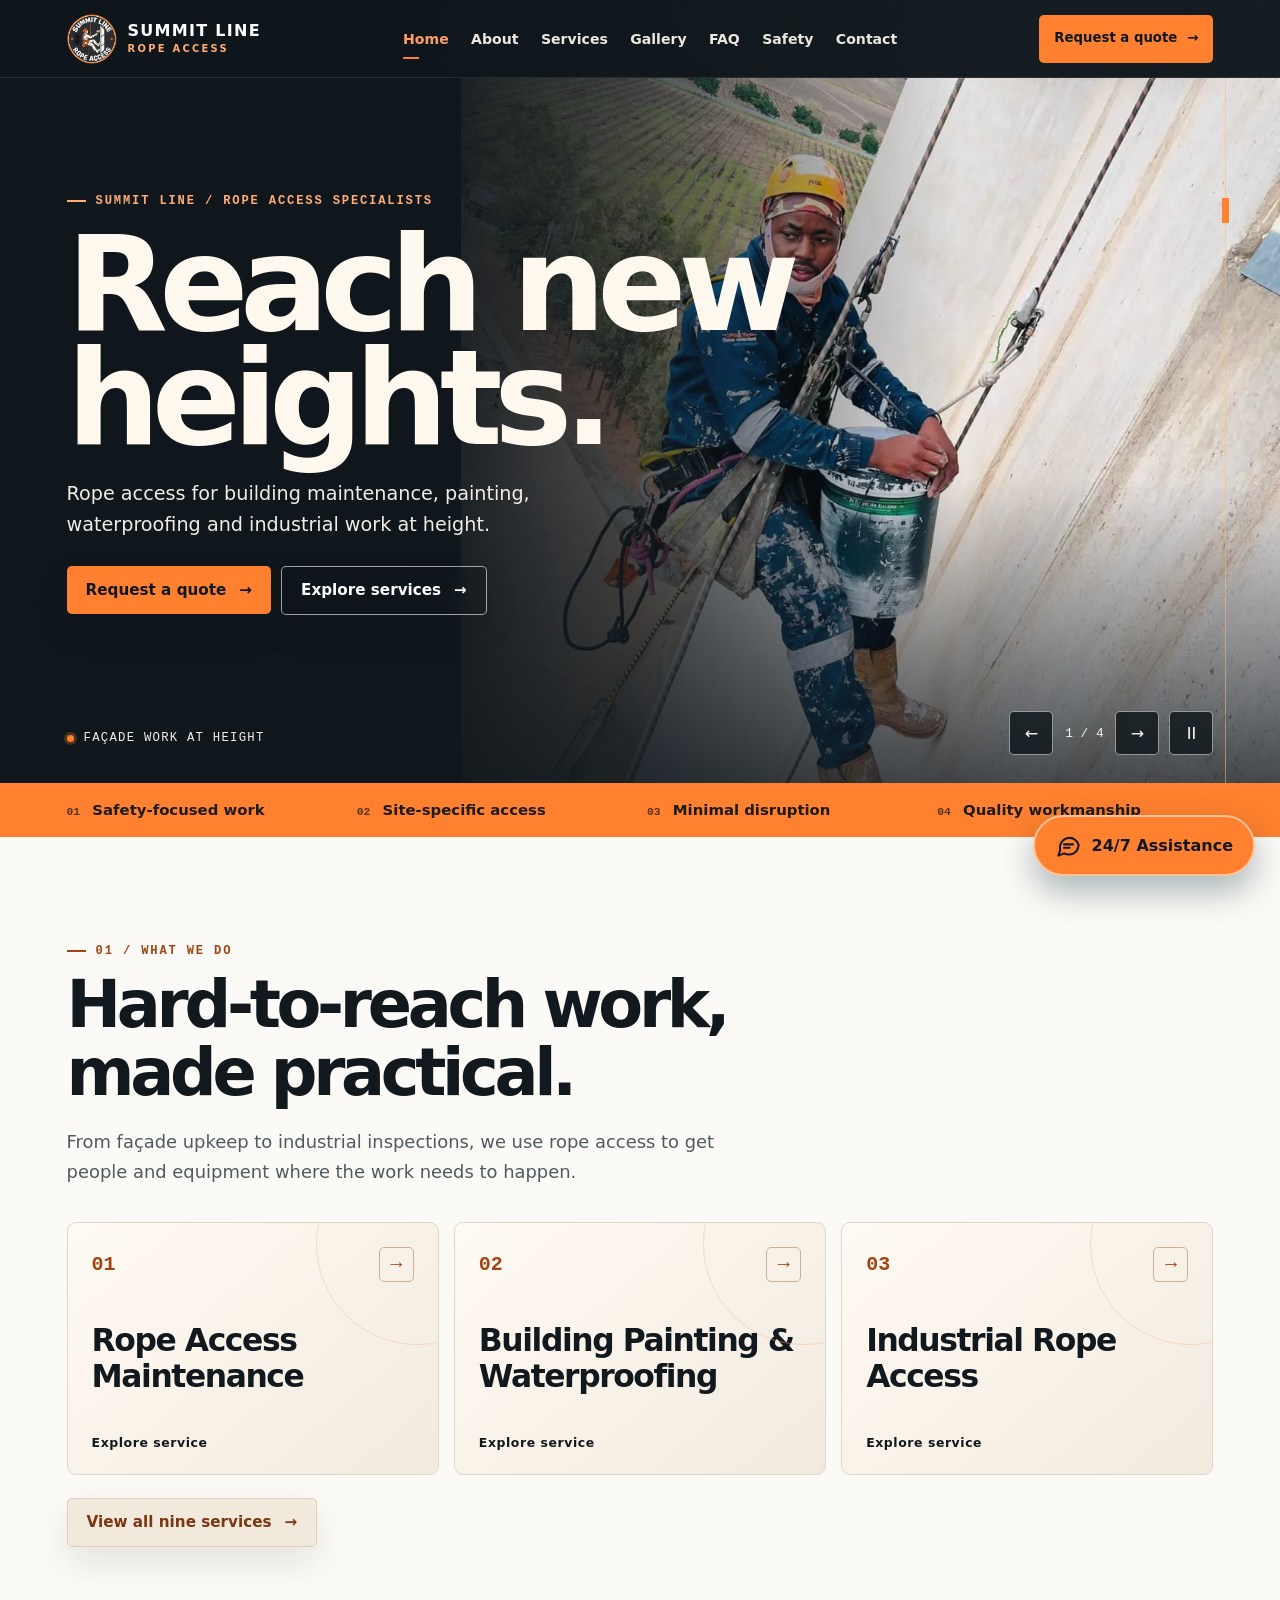
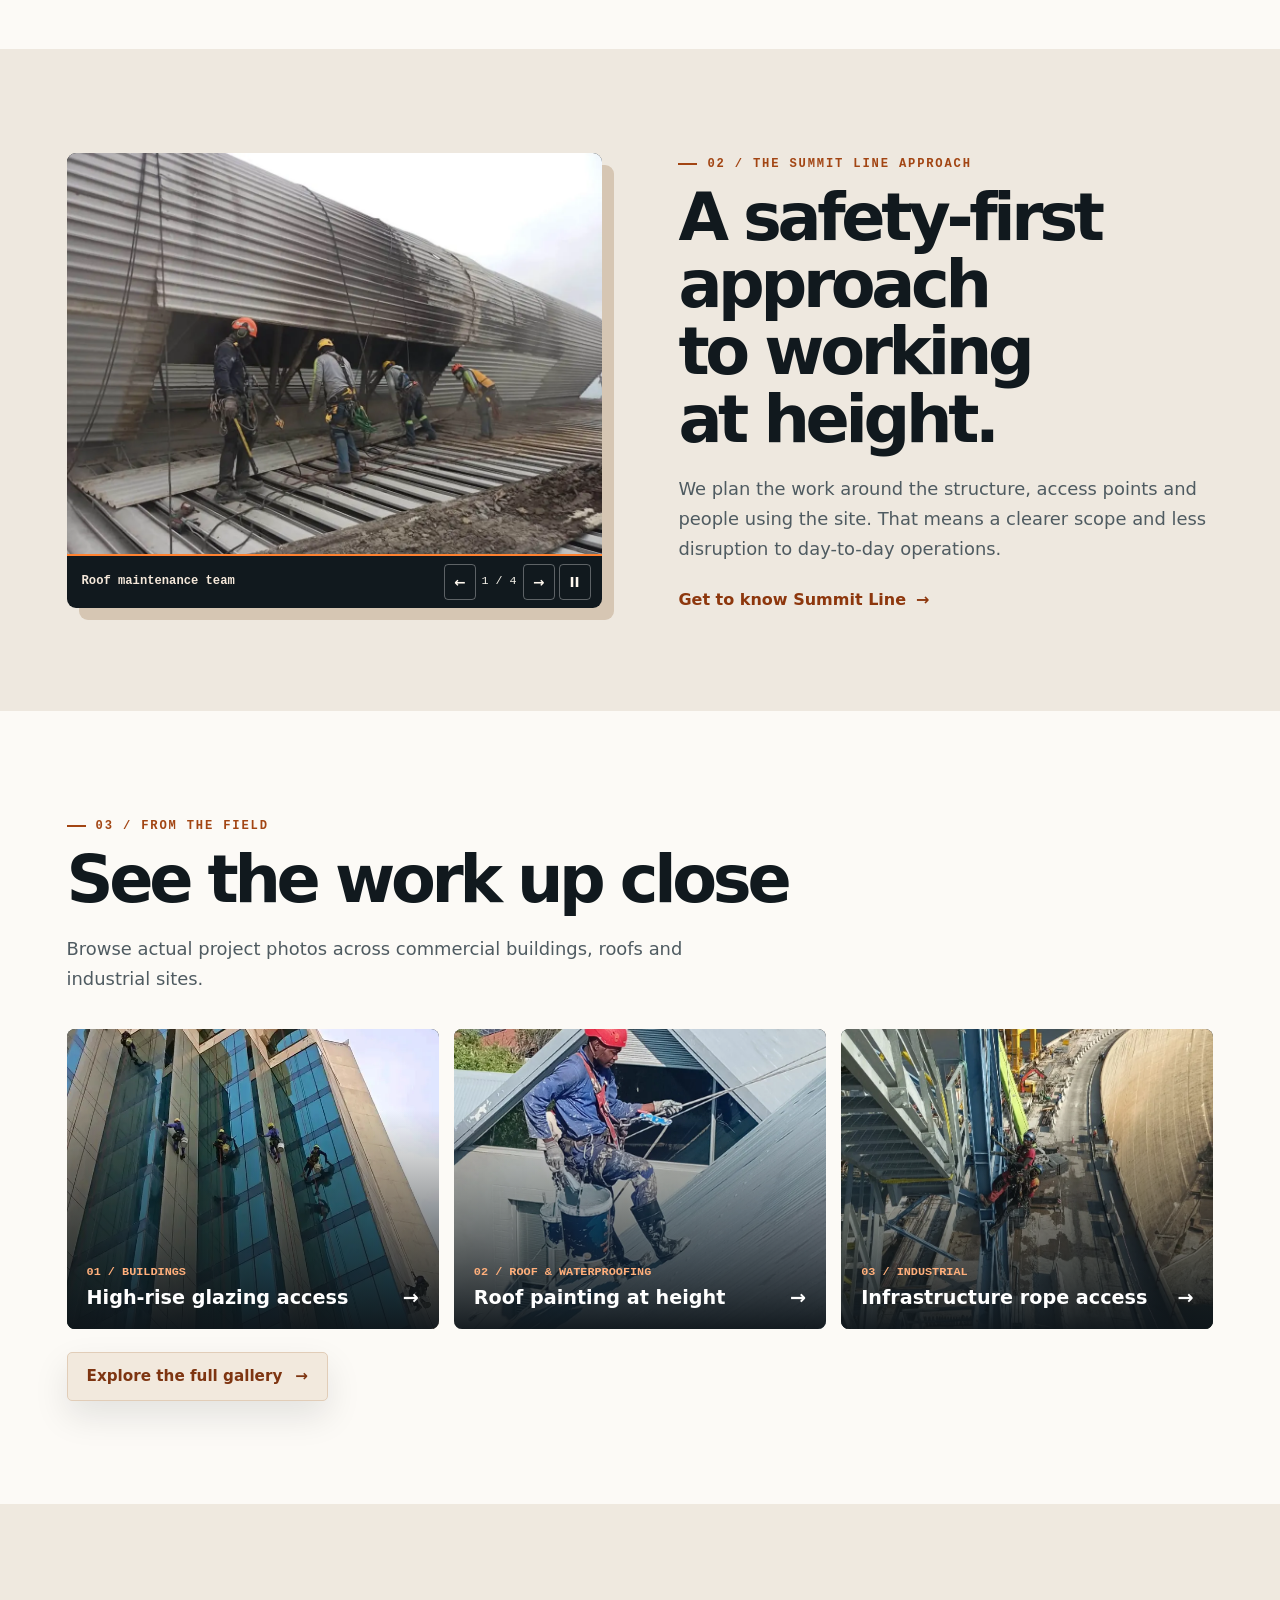
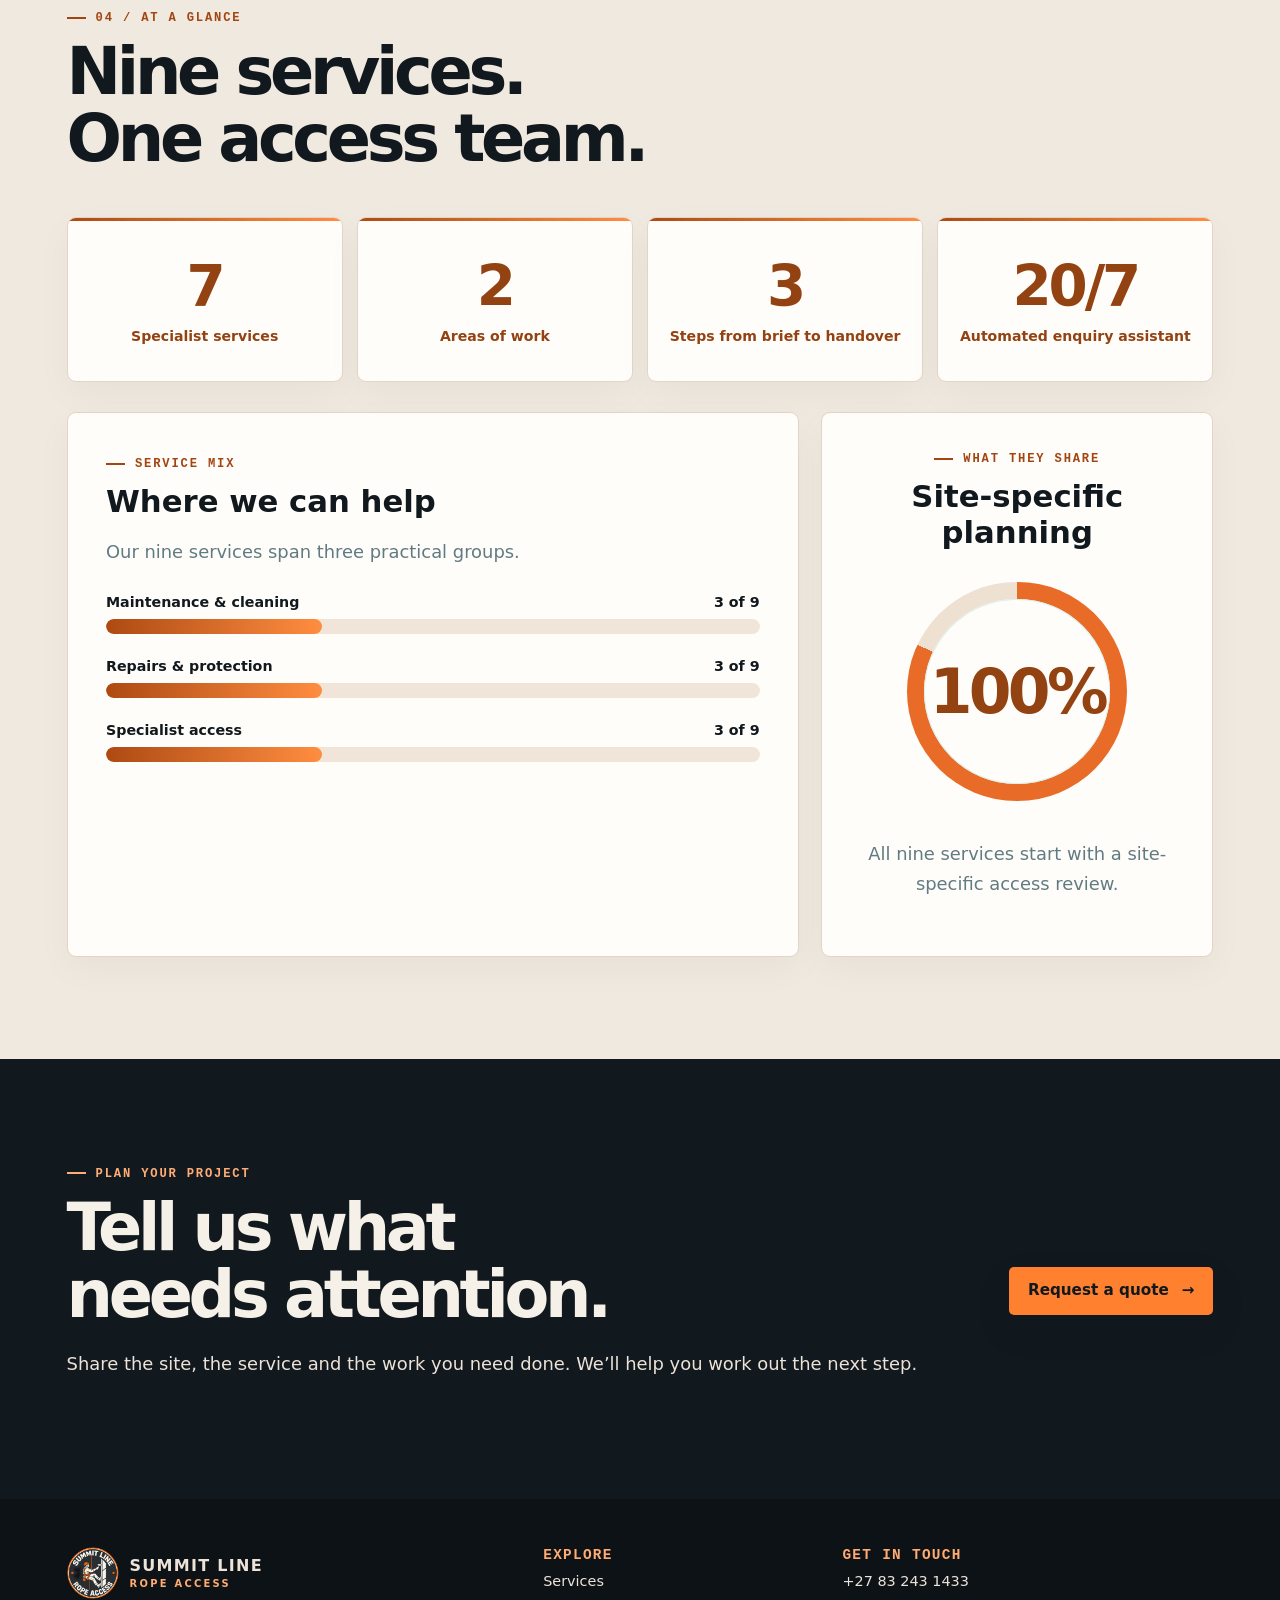
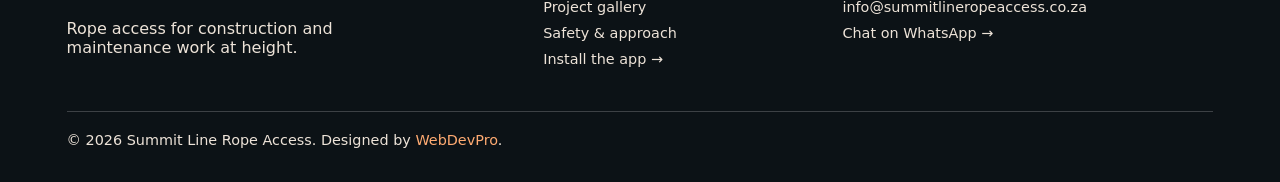
<file: index.html>
<!doctype html>
<html lang="en-ZA">
<head>
  <meta charset="utf-8">
  <meta name="viewport" content="width=device-width,initial-scale=1,viewport-fit=cover">
  <meta name="theme-color" content="#11191e">
  <meta name="description" content="Summit Line Rope Access provides work-at-height services for buildings and industrial structures, including maintenance, painting, waterproofing and inspections.">
  <title>Rope Access &amp; Work at Height | Summit Line Rope Access</title>
  <link rel="canonical" href="https://summitlineropeaccess.vercel.app/">
  <link rel="manifest" href="manifest.webmanifest">
  <link rel="icon" type="image/png" sizes="192x192" href="assets/icon-192.png">
  <link rel="apple-touch-icon" href="assets/icon-180.png">
  <meta name="apple-mobile-web-app-capable" content="yes">
  <meta property="og:type" content="website">
  <meta property="og:locale" content="en_ZA">
  <meta property="og:site_name" content="Summit Line Rope Access">
  <meta property="og:title" content="Rope Access &amp; Work at Height | Summit Line Rope Access">
  <meta property="og:description" content="Summit Line Rope Access provides work-at-height services for buildings and industrial structures, including maintenance, painting, waterproofing and inspections.">
  <meta property="og:url" content="https://summitlineropeaccess.vercel.app/">
  <meta property="og:image" content="https://summitlineropeaccess.vercel.app/assets/rope-painter.webp">
  <meta name="twitter:card" content="summary_large_image">
  <script type="application/ld+json">{"@context":"https://schema.org","@type":"Organization","name":"Summit Line Rope Access","url":"https://summitlineropeaccess.vercel.app/","logo":"https://summitlineropeaccess.vercel.app/assets/logo.webp","email":"info@summitlineropeaccess.co.za","telephone":"+27832431433","description":"Summit Line Rope Access provides work-at-height services for buildings and industrial structures, including maintenance, painting, waterproofing and inspections."}</script>
  <link rel="stylesheet" href="styles.css">
  <link rel="stylesheet" href="premium.css">
  <link rel="stylesheet" href="summit.css">
  <link rel="stylesheet" href="approach-slider.css">
  <script src="site-config.js" defer></script>
  <script src="script.js" defer></script>
  <script src="approach-slider.js" defer></script>
  <script src="premium.js" defer></script>
  <script src="chatbot.js" defer></script>
  <script src="pwa.js" defer></script>
</head>
<body data-page="index">
<a href="#main" class="skip-link">Skip to content</a>
<header class="header">
  <a class="brand" href="./" aria-label="Summit Line Rope Access home"><img src="assets/logo.webp" width="50" height="50" alt=""><span>SUMMIT LINE<small>ROPE ACCESS</small></span></a>
  <button class="menu-btn" id="menuBtn" type="button" aria-controls="primaryNav" aria-expanded="false">Menu <span aria-hidden="true">☰</span></button>
  <nav id="primaryNav" aria-label="Main navigation"><a href="./" aria-current="page">Home</a><a href="about.html">About</a><a href="services.html">Services</a><a href="gallery.html">Gallery</a><a href="faq.html">FAQ</a><a href="safety.html">Safety</a><a href="contact.html">Contact</a></nav>
  <button class="btn header-quote" type="button" data-open-quote>Request a quote <span aria-hidden="true">→</span></button>
</header>
<div class="scroll-progress" id="scrollProgress" aria-hidden="true"></div>
<main id="main"><section id="home" class="hero" aria-roledescription="carousel" aria-label="Featured Summit Line project photography">
  <div class="hero-photos"><img class="hero-bg active" data-label="Façade work at height" src="assets/rope-painter.webp" alt="" style="--desktop:53% 53%;--mobile:54% 51%" fetchpriority="high"><img class="hero-bg" data-label="Multi-storey building access" data-src="assets/red-facade.webp" alt="" style="--desktop:57% 53%;--mobile:56% 53%" decoding="async"><img class="hero-bg" data-label="Roof painting and maintenance" data-src="assets/painted-roof.webp" alt="" style="--desktop:47% 42%;--mobile:42% 39%" decoding="async"><img class="hero-bg" data-label="Industrial rope access" data-src="assets/quarry-team.webp" alt="" style="--desktop:58% 52%;--mobile:61% 50%" decoding="async"></div><div class="hero-overlay" aria-hidden="true"></div><div class="hero-rope" aria-hidden="true"></div>
  <div class="hero-content"><div class="eyebrow">SUMMIT LINE / ROPE ACCESS SPECIALISTS</div><h1 class="typewriter" data-text="Reach new heights.">Reach new heights.</h1><p class="word-reveal">Rope access for building maintenance, painting, waterproofing and industrial work at height.</p><div class="hero-ctas"><button class="btn" type="button" data-open-quote>Request a quote <span aria-hidden="true">→</span></button><a class="btn btn-outline" href="services.html">Explore services <span aria-hidden="true">→</span></a></div></div>
  <div class="hero-index"><span class="running-dot"></span><span id="slideCaption">Façade work at height</span></div>
  <div class="slide-controls"><button id="prevSlide" type="button" aria-label="Previous slide">←</button><span id="slideStatus" aria-live="off">1 / 4</span><button id="nextSlide" type="button" aria-label="Next slide">→</button><button id="pauseSlide" type="button" aria-label="Pause slideshow" title="Pause slideshow">II</button></div>
 </section>
 <div class="proof-strip"><span><b>01</b> Safety-focused work</span><span><b>02</b> Site-specific access</span><span><b>03</b> Minimal disruption</span><span><b>04</b> Quality workmanship</span></div>
 <section class="section" id="features"><div class="section-head reveal slide-up"><span class="kicker">01 / WHAT WE DO</span><h2 class="typewriter reveal-title" data-text="Hard-to-reach work, made practical.">Hard-to-reach work, made practical.</h2><p>From façade upkeep to industrial inspections, we use rope access to get people and equipment where the work needs to happen.</p></div><div class="card-grid"><button class="flip-card reveal slide-up" type="button" aria-pressed="false"><span class="flip-inner"><span class="flip-face front"><span class="number">01<span class="flip-north" aria-hidden="true">→</span></span><strong>Rope Access Maintenance</strong><small>Explore service</small></span><span class="flip-face back"><strong>Rope Access Maintenance</strong><span>Ongoing exterior maintenance for hard-to-reach façades, rooftops and other elevated areas.</span><small>Tap again to turn back</small></span></span></button><button class="flip-card reveal slide-up" type="button" aria-pressed="false"><span class="flip-inner"><span class="flip-face front"><span class="number">02<span class="flip-north" aria-hidden="true">→</span></span><strong>Building Painting &amp; Waterproofing</strong><small>Explore service</small></span><span class="flip-face back"><strong>Building Painting &amp; Waterproofing</strong><span>Exterior painting and waterproofing for buildings and roofs, including work where ground-level access is limited.</span><small>Tap again to turn back</small></span></span></button><button class="flip-card reveal slide-up" type="button" aria-pressed="false"><span class="flip-inner"><span class="flip-face front"><span class="number">03<span class="flip-north" aria-hidden="true">→</span></span><strong>Industrial Rope Access</strong><small>Explore service</small></span><span class="flip-face back"><strong>Industrial Rope Access</strong><span>Access support for industrial structures and infrastructure where conventional access may be difficult.</span><small>Tap again to turn back</small></span></span></button></div><a class="btn btn-secondary" href="services.html">View all nine services <span aria-hidden="true">→</span></a></section>
 <section id="summit-line-approach" class="section split light-split"><figure class="approach-slider" data-approach-slider role="group" aria-roledescription="carousel" aria-label="Summit Line project photos">
      <div class="approach-frame">
        <img class="approach-slide is-current" src="assets/roof-team.webp" alt="Technicians with helmets and harnesses working together on an industrial roof." style="object-position:50% 62%" data-caption="Roof maintenance team" fetchpriority="low" decoding="async">
        <img class="approach-slide" src="assets/rope-painter.webp" alt="A rope access painter in a hard hat suspended beside a building wall." style="object-position:48% 54%" data-caption="Façade work at height" loading="lazy" aria-hidden="true" decoding="async">
        <img class="approach-slide" src="assets/quarry-team.webp" alt="Technicians in yellow hard hats working together on an industrial slope." style="object-position:57% 55%" data-caption="Industrial rope access" loading="lazy" aria-hidden="true" decoding="async">
        <img class="approach-slide" src="assets/glass-facade.webp" alt="Technicians suspended on ropes across a multi-storey glazed façade." style="object-position:51% 40%" data-caption="High-rise façade access" loading="lazy" aria-hidden="true" decoding="async">
      </div>
      <figcaption class="approach-bar">
        <span class="approach-caption" data-approach-caption>Roof maintenance team</span>
        <span class="approach-controls" data-approach-controls hidden>
          <button type="button" data-approach-back aria-label="Previous project photo">←</button>
          <span class="approach-count" data-approach-count>1 / 4</span>
          <button type="button" data-approach-next aria-label="Next project photo">→</button>
          <button type="button" data-approach-pause aria-label="Pause project photos">II</button>
        </span>
      </figcaption>
    </figure><div class="reveal slide-up"><span class="kicker">02 / THE SUMMIT LINE APPROACH</span><h2 class="typewriter reveal-title" data-text="A safety-first approach to working at height.">A safety-first approach to working at height.</h2><p>We plan the work around the structure, access points and people using the site. That means a clearer scope and less disruption to day-to-day operations.</p><a class="text-link" href="about.html">Get to know Summit Line <span aria-hidden="true">→</span></a></div></section>
 <section class="section photo-highlights"><div class="section-head reveal slide-up"><span class="kicker">03 / FROM THE FIELD</span><h2 class="typewriter reveal-title" data-text="See the work up close">See the work up close</h2><p>Browse actual project photos across commercial buildings, roofs and industrial sites.</p></div><div class="home-projects"><a class="home-project reveal slide-up" href="gallery.html"><img src="assets/glass-facade.webp" alt="Technicians suspended across a glazed multi-storey façade." loading="lazy" decoding="async" style="object-position:50% 39%"><span><small>01 / Buildings</small><strong>High-rise glazing access <b aria-hidden="true">→</b></strong></span></a><a class="home-project reveal slide-up" href="gallery.html"><img src="assets/painted-roof.webp" alt="A technician equipped with a harness and paint bucket on a sloped roof." loading="lazy" decoding="async" style="object-position:47% 38%"><span><small>02 / Roof & waterproofing</small><strong>Roof painting at height <b aria-hidden="true">→</b></strong></span></a><a class="home-project reveal slide-up" href="gallery.html"><img src="assets/infrastructure.webp" alt="Technicians working on steelwork above a large infrastructure site." loading="lazy" decoding="async" style="object-position:51% 46%"><span><small>03 / Industrial</small><strong>Infrastructure rope access <b aria-hidden="true">→</b></strong></span></a></div><a class="btn btn-secondary" href="gallery.html">Explore the full gallery <span aria-hidden="true">→</span></a></section>
 <section class="section premium-stat-section"><div class="section-head reveal slide-up"><span class="kicker">04 / AT A GLANCE</span><h2 class="typewriter reveal-title" data-text="Nine services. One access team.">Nine services. One access team.</h2></div><div class="stat-grid" id="premiumStats"></div><div class="analytics-grid"><article class="analytics-panel reveal slide-up"><span class="kicker">SERVICE MIX</span><h3>Where we can help</h3><p>Our nine services span three practical groups.</p><div id="premiumBars" class="bar-chart"></div></article><article class="analytics-panel ring-panel reveal slide-up"><span class="kicker">WHAT THEY SHARE</span><h3>Site-specific planning</h3><div id="premiumRing" class="progress-ring" role="progressbar" aria-label="Share of listed services that begin with access review" aria-valuemin="0" aria-valuemax="100" aria-valuenow="0"><span data-ring-number>0%</span></div><p id="ringLabel"></p></article></div></section>
 <section class="section cta-band"><div><span class="kicker">PLAN YOUR PROJECT</span><h2 class="">Tell us what needs attention.</h2><p>Share the site, the service and the work you need done. We’ll help you work out the next step.</p></div><button class="btn" type="button" data-open-quote>Request a quote <span aria-hidden="true">→</span></button></section></main>
<footer class="site-footer"><div class="footer-content"><div class="footer-main"><a class="brand footer-brand" href="./"><img src="assets/logo.webp" width="52" height="52" alt=""><span>SUMMIT LINE<small>ROPE ACCESS</small></span></a><p>Rope access for construction and maintenance work at height.</p></div><div class="footer-links"><b>EXPLORE</b><a href="services.html">Services</a><a href="gallery.html">Project gallery</a><a href="safety.html">Safety & approach</a><button type="button" data-install>Install the app →</button></div><div class="footer-links"><b>GET IN TOUCH</b><a href="tel:+27832431433">+27 83 243 1433</a><a href="mailto:info@summitlineropeaccess.co.za">info@summitlineropeaccess.co.za</a><a href="https://wa.me/27832431433" target="_blank" rel="noopener noreferrer">Chat on WhatsApp →</a></div></div><div class="footer-bottom">© <span id="year">2026</span> Summit Line Rope Access. <span>Designed by <a href="https://webdevpro.co.za" target="_blank" rel="noopener noreferrer">WebDevPro</a>.</span></div></footer>
<nav class="mobile-bottom mobile-bottom-pro" aria-label="Mobile quick navigation">
    <a class="mobile-nav-item" href="./" aria-current="page"><span class="mobile-nav-icon-wrap"><svg class="mobile-nav-icon" viewBox="0 0 24 24" fill="none" stroke="currentColor" stroke-width="1.8" stroke-linecap="round" stroke-linejoin="round" aria-hidden="true" focusable="false"><path d="m3 10 9-7 9 7"/><path d="M5 9v11a1 1 0 0 0 1 1h12a1 1 0 0 0 1-1V9"/><path d="M9 21v-7h6v7"/></svg></span><span class="mobile-nav-label">Home</span></a>
    <a class="mobile-nav-item" href="services.html"><span class="mobile-nav-icon-wrap"><svg class="mobile-nav-icon" viewBox="0 0 24 24" fill="none" stroke="currentColor" stroke-width="1.8" stroke-linecap="round" stroke-linejoin="round" aria-hidden="true" focusable="false"><rect x="3" y="3" width="7" height="7" rx="1.6"/><rect x="14" y="3" width="7" height="7" rx="1.6"/><rect x="3" y="14" width="7" height="7" rx="1.6"/><path d="M17.5 14v7m-3.5-3.5h7"/></svg></span><span class="mobile-nav-label">Services</span></a>
    <button class="mobile-nav-item mobile-nav-chat" type="button" data-open-chat aria-controls="chatPanel" aria-label="Open 24/7 assistance"><span class="mobile-nav-icon-wrap mobile-nav-chat-icon"><svg class="mobile-nav-icon" viewBox="0 0 24 24" fill="none" stroke="currentColor" stroke-width="1.8" stroke-linecap="round" stroke-linejoin="round" aria-hidden="true" focusable="false"><path d="M20.5 11.6a8.4 8.4 0 0 1-8.6 8.3 9.5 9.5 0 0 1-4.2-.9L3 21l1.7-4.7A8.4 8.4 0 1 1 20.5 11.6Z"/><path d="M8.1 10.2h7.8M8.1 13.8h5.2"/></svg><span class="mobile-nav-live" aria-hidden="true"></span></span><span class="mobile-nav-label">Chat</span></button>
    <a class="mobile-nav-item" href="contact.html"><span class="mobile-nav-icon-wrap"><svg class="mobile-nav-icon" viewBox="0 0 24 24" fill="none" stroke="currentColor" stroke-width="1.8" stroke-linecap="round" stroke-linejoin="round" aria-hidden="true" focusable="false"><rect x="3" y="5" width="18" height="14" rx="2.6"/><path d="m4 7 8 6 8-6"/></svg></span><span class="mobile-nav-label">Contact</span></a>
    <button class="mobile-nav-item" id="installHelp" type="button" aria-label="Install this website as an app"><span class="mobile-nav-icon-wrap"><svg class="mobile-nav-icon" viewBox="0 0 24 24" fill="none" stroke="currentColor" stroke-width="1.8" stroke-linecap="round" stroke-linejoin="round" aria-hidden="true" focusable="false"><rect x="6.5" y="2.5" width="11" height="19" rx="2.3"/><path d="M12 7v7m-3-3 3 3 3-3"/><path d="M10 18h4"/></svg></span><span class="mobile-nav-label">Install</span></button>
  </nav>
  <dialog id="installDialog" aria-labelledby="installTitle">
    <h2 id="installTitle">Install this website</h2>
    <p>Add Summit Line to your home screen. On iPhone, open this website in Safari and choose Share → Add to Home Screen.</p>
    <p id="installStatus" role="status"></p>
    <button id="installNow" type="button" hidden>Install app</button>
    <button id="closeDialog" type="button">Close</button>
  </dialog>
  <button id="chatLauncher" class="chat-launcher" type="button" aria-controls="chatPanel" aria-expanded="false" aria-haspopup="dialog" aria-label="Open 24/7 enquiry assistant">
    <svg viewBox="0 0 24 24" width="27" height="27" fill="none" stroke="currentColor" stroke-width="1.8" stroke-linecap="round" stroke-linejoin="round" aria-hidden="true"><path d="M21 11.5a8.5 8.5 0 0 1-8.5 8.5 9 9 0 0 1-4.3-1L3 21l1.6-5A8.5 8.5 0 1 1 21 11.5Z"/><path d="M8 11h8M8 14h5"/></svg>
    <span class="chat-launcher-label">24/7 Assistance</span>
  </button>
  <section id="chatPanel" class="chat-panel" role="dialog" aria-modal="false" aria-label="24/7 automated enquiry assistant" hidden>
    <div class="chat-top"><div class="chat-avatar" aria-hidden="true">SL</div><div class="chat-heading"><strong id="chatCompany">Summit Line Rope Access</strong><span><i class="online-dot" aria-hidden="true"></i> 24/7 automated assistance</span></div><button id="chatClose" class="chat-close" type="button" aria-label="Close enquiry assistant">×</button></div>
    <div class="chat-progress" id="chatProgress" aria-live="polite">Welcome</div>
    <div id="chatTranscript" class="chat-transcript" aria-live="polite" aria-relevant="additions text"></div>
    <div class="chat-compose"><div id="chatControls"></div><p id="chatStatus" class="chat-status" role="status" hidden></p><p class="chat-footnote">Review your message, then confirm sending it in WhatsApp.</p></div>
  </section>
</body>
</html>
</file>
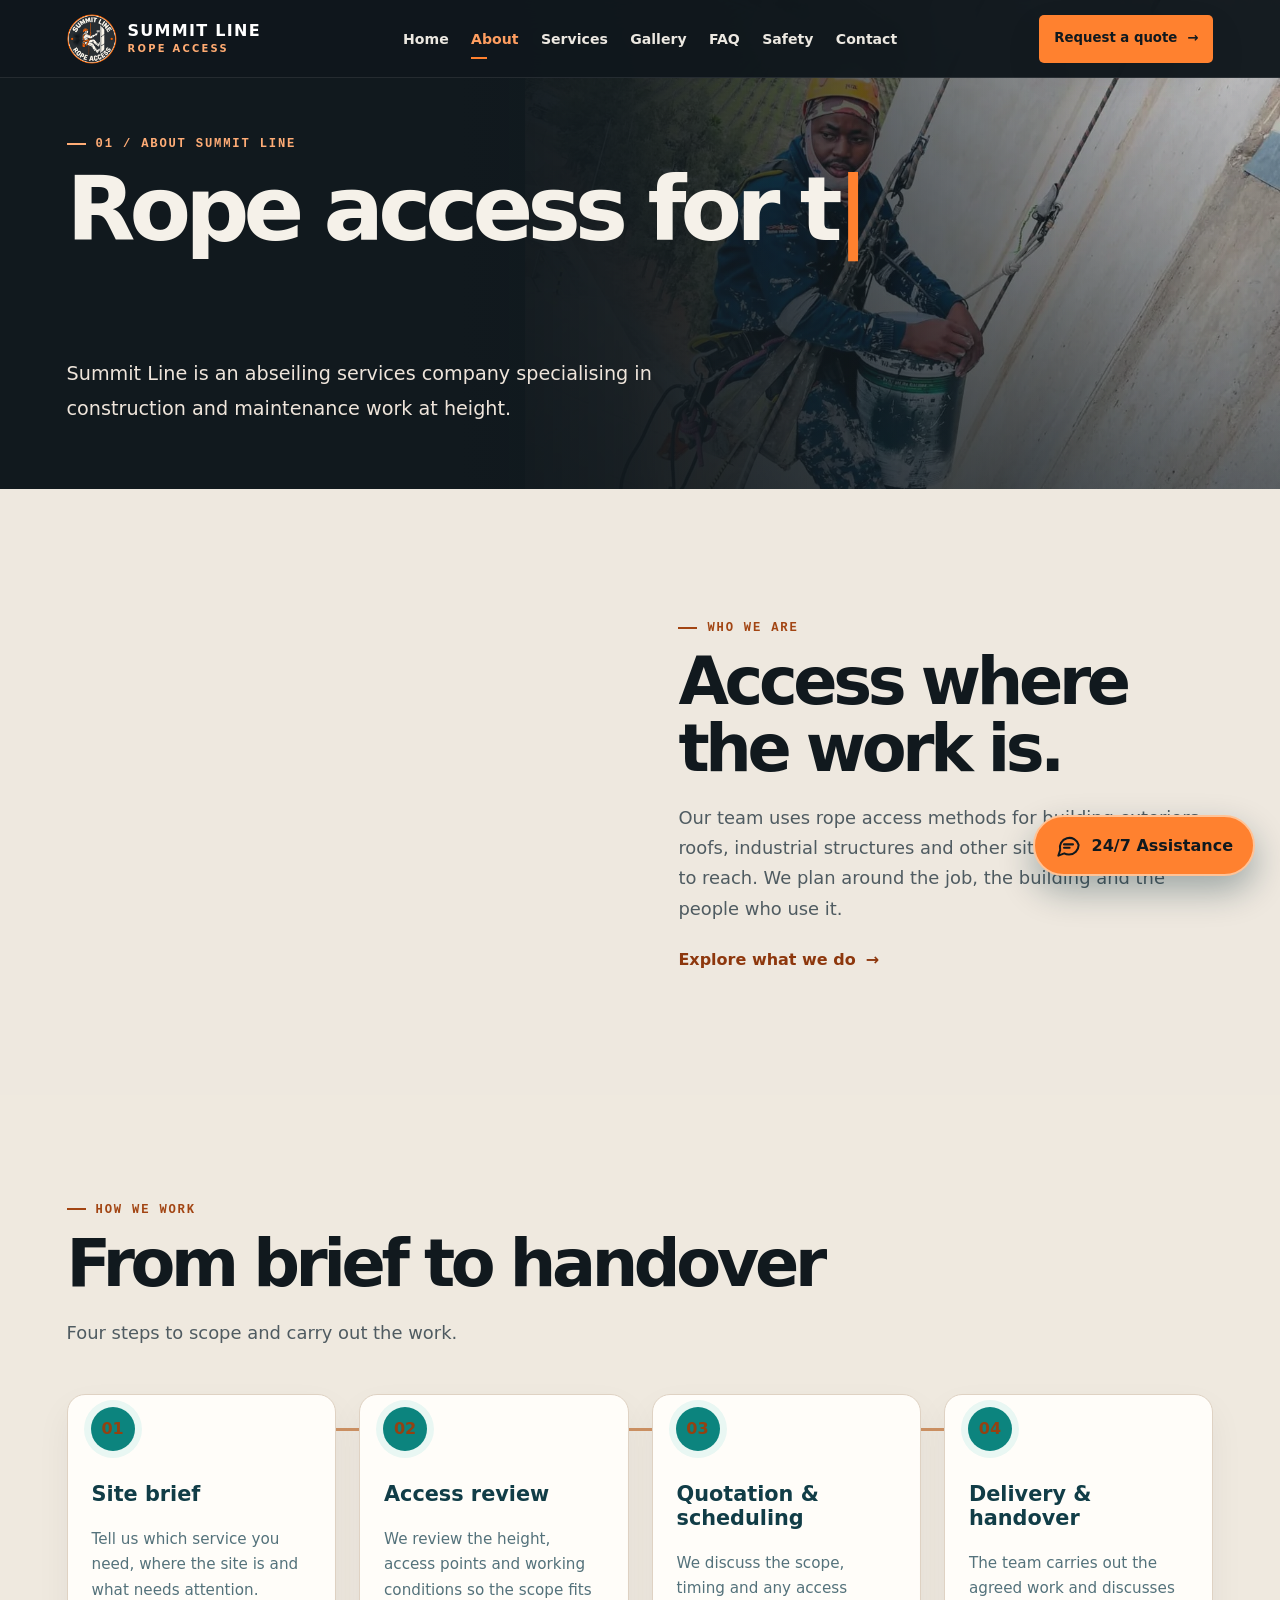
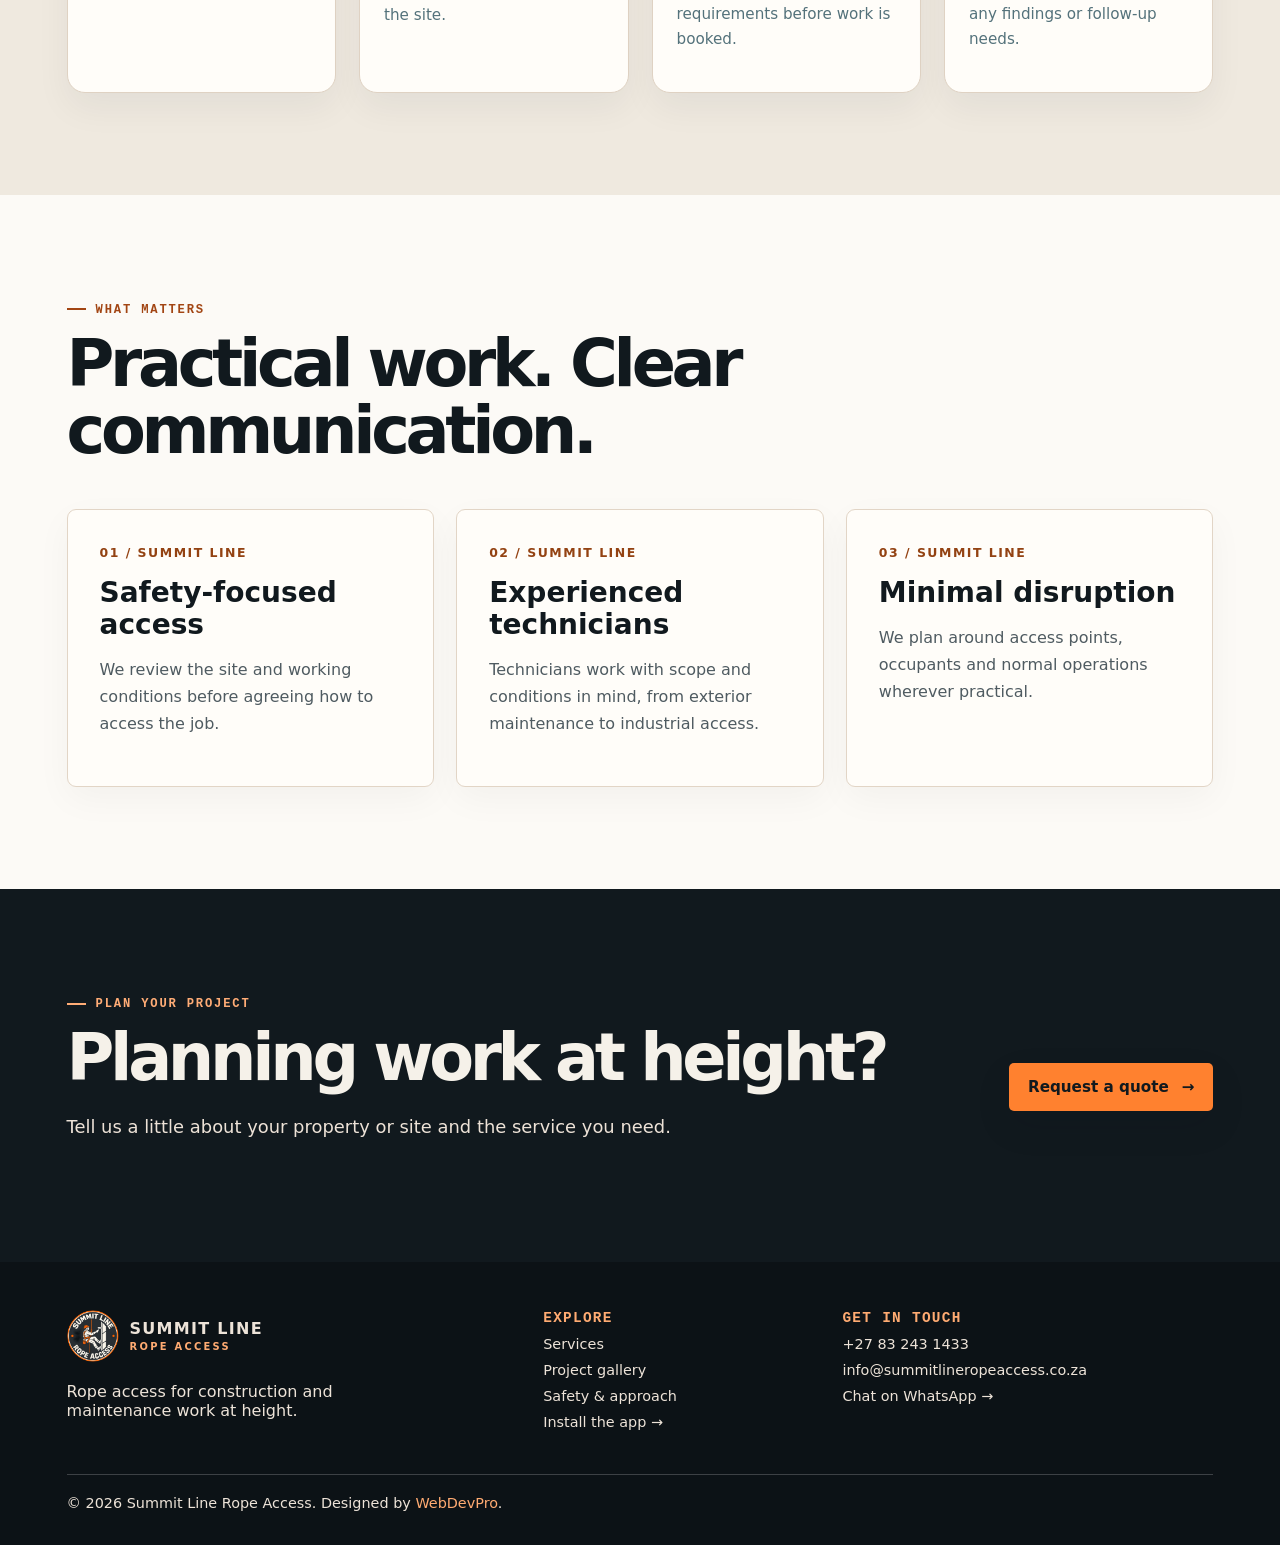
<file: about.html>
<!doctype html>
<html lang="en-ZA">
<head>
  <meta charset="utf-8">
  <meta name="viewport" content="width=device-width,initial-scale=1,viewport-fit=cover">
  <meta name="theme-color" content="#11191e">
  <meta name="description" content="Learn how Summit Line Rope Access plans construction and maintenance work at height, from site brief to handover.">
  <title>About Summit Line | Summit Line Rope Access</title>
  <link rel="canonical" href="https://summitlineropeaccess.vercel.app/about.html">
  <link rel="manifest" href="manifest.webmanifest">
  <link rel="icon" type="image/png" sizes="192x192" href="assets/icon-192.png">
  <link rel="apple-touch-icon" href="assets/icon-180.png">
  <meta name="apple-mobile-web-app-capable" content="yes">
  <meta property="og:type" content="website">
  <meta property="og:locale" content="en_ZA">
  <meta property="og:site_name" content="Summit Line Rope Access">
  <meta property="og:title" content="About Summit Line | Summit Line Rope Access">
  <meta property="og:description" content="Learn how Summit Line Rope Access plans construction and maintenance work at height, from site brief to handover.">
  <meta property="og:url" content="https://summitlineropeaccess.vercel.app/about.html">
  <meta property="og:image" content="https://summitlineropeaccess.vercel.app/assets/quarry-team.webp">
  <meta name="twitter:card" content="summary_large_image">
  
  <link rel="stylesheet" href="styles.css">
  <link rel="stylesheet" href="premium.css">
  <link rel="stylesheet" href="summit.css">
  <script src="site-config.js" defer></script>
  <script src="script.js" defer></script>
  <script src="premium.js" defer></script>
  <script src="chatbot.js" defer></script>
  <script src="pwa.js" defer></script>
</head>
<body data-page="about">
<a href="#main" class="skip-link">Skip to content</a>
<header class="header">
  <a class="brand" href="./" aria-label="Summit Line Rope Access home"><img src="assets/logo.webp" width="50" height="50" alt=""><span>SUMMIT LINE<small>ROPE ACCESS</small></span></a>
  <button class="menu-btn" id="menuBtn" type="button" aria-controls="primaryNav" aria-expanded="false">Menu <span aria-hidden="true">☰</span></button>
  <nav id="primaryNav" aria-label="Main navigation"><a href="./">Home</a><a href="about.html" aria-current="page">About</a><a href="services.html">Services</a><a href="gallery.html">Gallery</a><a href="faq.html">FAQ</a><a href="safety.html">Safety</a><a href="contact.html">Contact</a></nav>
  <button class="btn header-quote" type="button" data-open-quote>Request a quote <span aria-hidden="true">→</span></button>
</header>
<div class="scroll-progress" id="scrollProgress" aria-hidden="true"></div>
<main id="main"><section class="inner-hero" style="--inner-image:url('assets/rope-painter.webp');--inner-position:51% 45%"><div class="inner-content"><span class="kicker">01 / ABOUT SUMMIT LINE</span><h1 class="typewriter" data-text="Rope access for the real world.">Rope access for the real world.</h1><p>Summit Line is an abseiling services company specialising in construction and maintenance work at height.</p></div></section>
 <section class="section split light-split"><figure class="feature-visual photo-visual reveal mask-in"><img src="assets/quarry-team.webp" alt="Team members in orange workwear and yellow hard hats on an industrial slope." loading="lazy" decoding="async" style="object-position:53% 54%"></figure><div class="reveal slide-up"><span class="kicker">WHO WE ARE</span><h2 class="typewriter reveal-title" data-text="Access where the work is.">Access where the work is.</h2><p>Our team uses rope access methods for building exteriors, roofs, industrial structures and other sites that are difficult to reach. We plan around the job, the building and the people who use it.</p><a class="text-link" href="services.html">Explore what we do <span aria-hidden="true">→</span></a></div></section>
 <section class="section premium-timeline-section"><div class="section-head reveal slide-up"><span class="kicker">HOW WE WORK</span><h2 class="typewriter reveal-title" data-text="From brief to handover">From brief to handover</h2><p>Four steps to scope and carry out the work.</p></div><ol class="premium-timeline" id="premiumTimeline"></ol></section>
 <section class="section"><div class="section-head reveal slide-up"><span class="kicker">WHAT MATTERS</span><h2 class="typewriter reveal-title" data-text="Practical work. Clear communication.">Practical work. Clear communication.</h2></div><div class="info-grid"><article class="info-card reveal slide-up hover-lift"><span class="small-index">01 / SUMMIT LINE</span><h3>Safety-focused access</h3><p>We review the site and working conditions before agreeing how to access the job.</p></article><article class="info-card reveal slide-up hover-lift"><span class="small-index">02 / SUMMIT LINE</span><h3>Experienced technicians</h3><p>Technicians work with scope and conditions in mind, from exterior maintenance to industrial access.</p></article><article class="info-card reveal slide-up hover-lift"><span class="small-index">03 / SUMMIT LINE</span><h3>Minimal disruption</h3><p>We plan around access points, occupants and normal operations wherever practical.</p></article></div></section>
 <section class="section cta-band"><div><span class="kicker">PLAN YOUR PROJECT</span><h2 class="">Planning work at height?</h2><p>Tell us a little about your property or site and the service you need.</p></div><button class="btn" type="button" data-open-quote>Request a quote <span aria-hidden="true">→</span></button></section></main>
<footer class="site-footer"><div class="footer-content"><div class="footer-main"><a class="brand footer-brand" href="./"><img src="assets/logo.webp" width="52" height="52" alt=""><span>SUMMIT LINE<small>ROPE ACCESS</small></span></a><p>Rope access for construction and maintenance work at height.</p></div><div class="footer-links"><b>EXPLORE</b><a href="services.html">Services</a><a href="gallery.html">Project gallery</a><a href="safety.html">Safety & approach</a><button type="button" data-install>Install the app →</button></div><div class="footer-links"><b>GET IN TOUCH</b><a href="tel:+27832431433">+27 83 243 1433</a><a href="mailto:info@summitlineropeaccess.co.za">info@summitlineropeaccess.co.za</a><a href="https://wa.me/27832431433" target="_blank" rel="noopener noreferrer">Chat on WhatsApp →</a></div></div><div class="footer-bottom">© <span id="year">2026</span> Summit Line Rope Access. <span>Designed by <a href="https://webdevpro.co.za" target="_blank" rel="noopener noreferrer">WebDevPro</a>.</span></div></footer>
<nav class="mobile-bottom mobile-bottom-pro" aria-label="Mobile quick navigation">
    <a class="mobile-nav-item" href="./"><span class="mobile-nav-icon-wrap"><svg class="mobile-nav-icon" viewBox="0 0 24 24" fill="none" stroke="currentColor" stroke-width="1.8" stroke-linecap="round" stroke-linejoin="round" aria-hidden="true" focusable="false"><path d="m3 10 9-7 9 7"/><path d="M5 9v11a1 1 0 0 0 1 1h12a1 1 0 0 0 1-1V9"/><path d="M9 21v-7h6v7"/></svg></span><span class="mobile-nav-label">Home</span></a>
    <a class="mobile-nav-item" href="services.html"><span class="mobile-nav-icon-wrap"><svg class="mobile-nav-icon" viewBox="0 0 24 24" fill="none" stroke="currentColor" stroke-width="1.8" stroke-linecap="round" stroke-linejoin="round" aria-hidden="true" focusable="false"><rect x="3" y="3" width="7" height="7" rx="1.6"/><rect x="14" y="3" width="7" height="7" rx="1.6"/><rect x="3" y="14" width="7" height="7" rx="1.6"/><path d="M17.5 14v7m-3.5-3.5h7"/></svg></span><span class="mobile-nav-label">Services</span></a>
    <button class="mobile-nav-item mobile-nav-chat" type="button" data-open-chat aria-controls="chatPanel" aria-label="Open 24/7 assistance"><span class="mobile-nav-icon-wrap mobile-nav-chat-icon"><svg class="mobile-nav-icon" viewBox="0 0 24 24" fill="none" stroke="currentColor" stroke-width="1.8" stroke-linecap="round" stroke-linejoin="round" aria-hidden="true" focusable="false"><path d="M20.5 11.6a8.4 8.4 0 0 1-8.6 8.3 9.5 9.5 0 0 1-4.2-.9L3 21l1.7-4.7A8.4 8.4 0 1 1 20.5 11.6Z"/><path d="M8.1 10.2h7.8M8.1 13.8h5.2"/></svg><span class="mobile-nav-live" aria-hidden="true"></span></span><span class="mobile-nav-label">Chat</span></button>
    <a class="mobile-nav-item" href="contact.html"><span class="mobile-nav-icon-wrap"><svg class="mobile-nav-icon" viewBox="0 0 24 24" fill="none" stroke="currentColor" stroke-width="1.8" stroke-linecap="round" stroke-linejoin="round" aria-hidden="true" focusable="false"><rect x="3" y="5" width="18" height="14" rx="2.6"/><path d="m4 7 8 6 8-6"/></svg></span><span class="mobile-nav-label">Contact</span></a>
    <button class="mobile-nav-item" id="installHelp" type="button" aria-label="Install this website as an app"><span class="mobile-nav-icon-wrap"><svg class="mobile-nav-icon" viewBox="0 0 24 24" fill="none" stroke="currentColor" stroke-width="1.8" stroke-linecap="round" stroke-linejoin="round" aria-hidden="true" focusable="false"><rect x="6.5" y="2.5" width="11" height="19" rx="2.3"/><path d="M12 7v7m-3-3 3 3 3-3"/><path d="M10 18h4"/></svg></span><span class="mobile-nav-label">Install</span></button>
  </nav>
  <dialog id="installDialog" aria-labelledby="installTitle">
    <h2 id="installTitle">Install this website</h2>
    <p>Add Summit Line to your home screen. On iPhone, open this website in Safari and choose Share → Add to Home Screen.</p>
    <p id="installStatus" role="status"></p>
    <button id="installNow" type="button" hidden>Install app</button>
    <button id="closeDialog" type="button">Close</button>
  </dialog>
  <button id="chatLauncher" class="chat-launcher" type="button" aria-controls="chatPanel" aria-expanded="false" aria-haspopup="dialog" aria-label="Open 24/7 enquiry assistant">
    <svg viewBox="0 0 24 24" width="27" height="27" fill="none" stroke="currentColor" stroke-width="1.8" stroke-linecap="round" stroke-linejoin="round" aria-hidden="true"><path d="M21 11.5a8.5 8.5 0 0 1-8.5 8.5 9 9 0 0 1-4.3-1L3 21l1.6-5A8.5 8.5 0 1 1 21 11.5Z"/><path d="M8 11h8M8 14h5"/></svg>
    <span class="chat-launcher-label">24/7 Assistance</span>
  </button>
  <section id="chatPanel" class="chat-panel" role="dialog" aria-modal="false" aria-label="24/7 automated enquiry assistant" hidden>
    <div class="chat-top"><div class="chat-avatar" aria-hidden="true">SL</div><div class="chat-heading"><strong id="chatCompany">Summit Line Rope Access</strong><span><i class="online-dot" aria-hidden="true"></i> 24/7 automated assistance</span></div><button id="chatClose" class="chat-close" type="button" aria-label="Close enquiry assistant">×</button></div>
    <div class="chat-progress" id="chatProgress" aria-live="polite">Welcome</div>
    <div id="chatTranscript" class="chat-transcript" aria-live="polite" aria-relevant="additions text"></div>
    <div class="chat-compose"><div id="chatControls"></div><p id="chatStatus" class="chat-status" role="status" hidden></p><p class="chat-footnote">Review your message, then confirm sending it in WhatsApp.</p></div>
  </section>
</body>
</html>
</file>
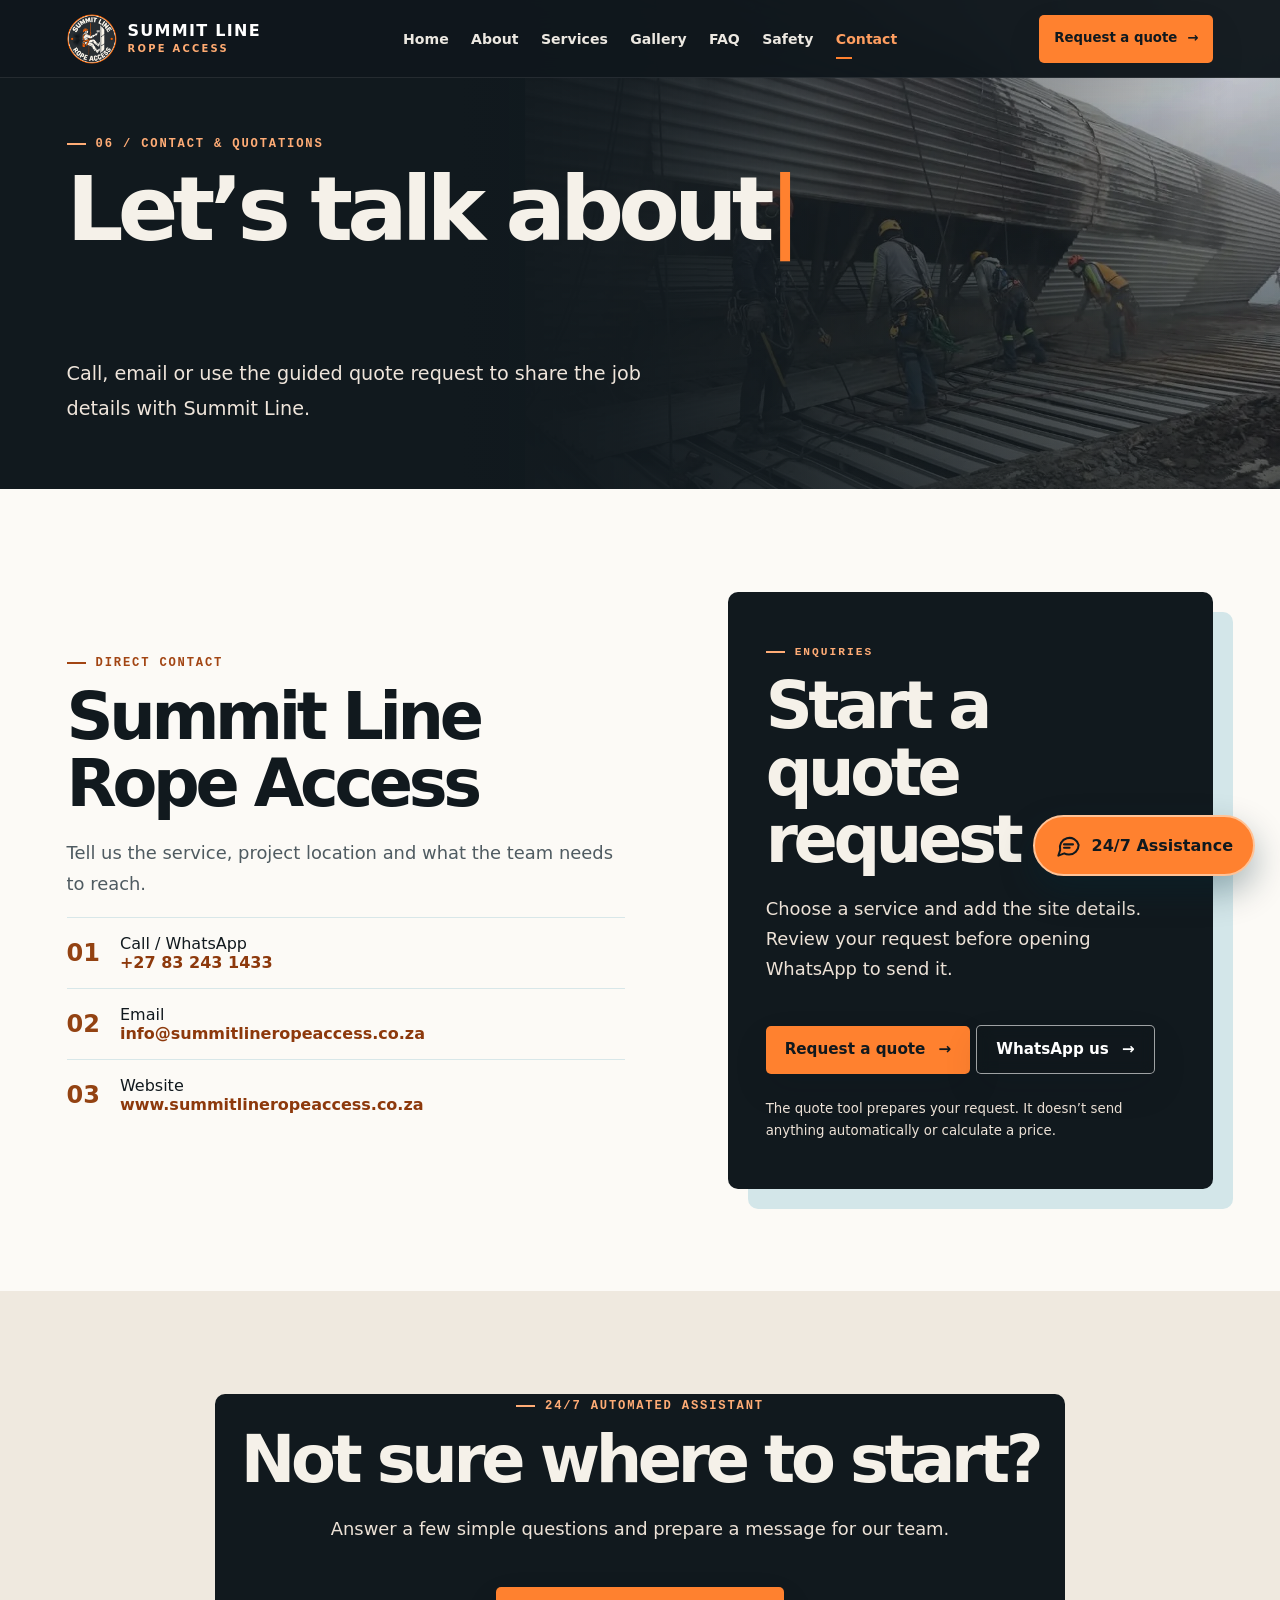
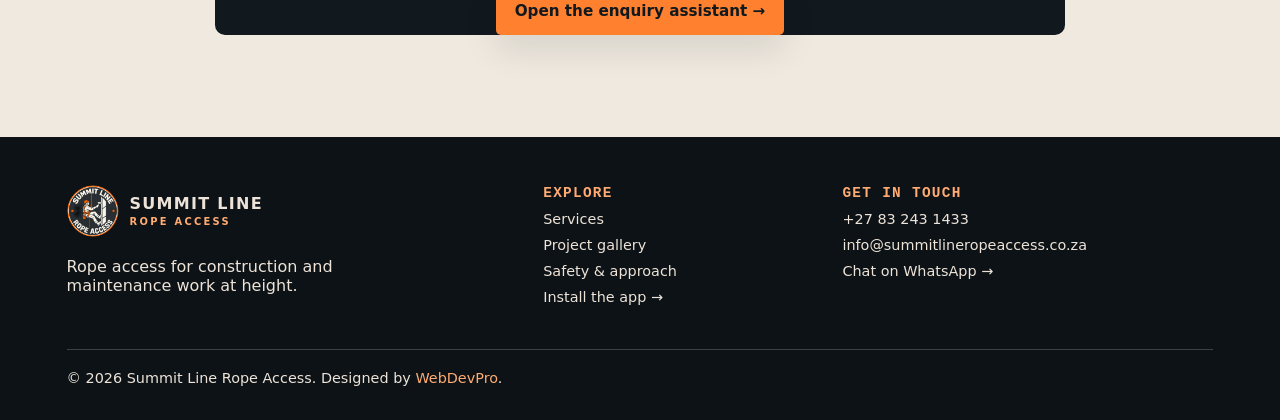
<file: contact.html>
<!doctype html>
<html lang="en-ZA">
<head>
  <meta charset="utf-8">
  <meta name="viewport" content="width=device-width,initial-scale=1,viewport-fit=cover">
  <meta name="theme-color" content="#11191e">
  <meta name="description" content="Contact Summit Line Rope Access on +27 83 243 1433 or request a quote for work at height.">
  <title>Contact &amp; Request a Quote | Summit Line Rope Access</title>
  <link rel="canonical" href="https://summitlineropeaccess.vercel.app/contact.html">
  <link rel="manifest" href="manifest.webmanifest">
  <link rel="icon" type="image/png" sizes="192x192" href="assets/icon-192.png">
  <link rel="apple-touch-icon" href="assets/icon-180.png">
  <meta name="apple-mobile-web-app-capable" content="yes">
  <meta property="og:type" content="website">
  <meta property="og:locale" content="en_ZA">
  <meta property="og:site_name" content="Summit Line Rope Access">
  <meta property="og:title" content="Contact &amp; Request a Quote | Summit Line Rope Access">
  <meta property="og:description" content="Contact Summit Line Rope Access on +27 83 243 1433 or request a quote for work at height.">
  <meta property="og:url" content="https://summitlineropeaccess.vercel.app/contact.html">
  <meta property="og:image" content="https://summitlineropeaccess.vercel.app/assets/roof-team.webp">
  <meta name="twitter:card" content="summary_large_image">
  
  <link rel="stylesheet" href="styles.css">
  <link rel="stylesheet" href="premium.css">
  <link rel="stylesheet" href="summit.css">
  <script src="site-config.js" defer></script>
  <script src="script.js" defer></script>
  <script src="premium.js" defer></script>
  <script src="chatbot.js" defer></script>
  <script src="pwa.js" defer></script>
</head>
<body data-page="contact">
<a href="#main" class="skip-link">Skip to content</a>
<header class="header">
  <a class="brand" href="./" aria-label="Summit Line Rope Access home"><img src="assets/logo.webp" width="50" height="50" alt=""><span>SUMMIT LINE<small>ROPE ACCESS</small></span></a>
  <button class="menu-btn" id="menuBtn" type="button" aria-controls="primaryNav" aria-expanded="false">Menu <span aria-hidden="true">☰</span></button>
  <nav id="primaryNav" aria-label="Main navigation"><a href="./">Home</a><a href="about.html">About</a><a href="services.html">Services</a><a href="gallery.html">Gallery</a><a href="faq.html">FAQ</a><a href="safety.html">Safety</a><a href="contact.html" aria-current="page">Contact</a></nav>
  <button class="btn header-quote" type="button" data-open-quote>Request a quote <span aria-hidden="true">→</span></button>
</header>
<div class="scroll-progress" id="scrollProgress" aria-hidden="true"></div>
<main id="main"><section class="inner-hero" style="--inner-image:url('assets/roof-team.webp');--inner-position:51% 55%"><div class="inner-content"><span class="kicker">06 / CONTACT & QUOTATIONS</span><h1 class="typewriter" data-text="Let’s talk about your site.">Let’s talk about your site.</h1><p>Call, email or use the guided quote request to share the job details with Summit Line.</p></div></section>
 <section class="section contact-layout"><div class="contact-info reveal slide-up"><span class="kicker">DIRECT CONTACT</span><h2 class="">Summit Line Rope Access</h2><p>Tell us the service, project location and what the team needs to reach.</p><div class="contact-detail"><b>01</b><span>Call / WhatsApp<br><a href="tel:+27832431433">+27 83 243 1433</a></span></div><div class="contact-detail"><b>02</b><span>Email<br><a href="mailto:info@summitlineropeaccess.co.za">info@summitlineropeaccess.co.za</a></span></div><div class="contact-detail"><b>03</b><span>Website<br><a href="https://www.summitlineropeaccess.co.za">www.summitlineropeaccess.co.za</a></span></div></div><div class="contact-panel reveal slide-up"><span class="kicker">ENQUIRIES</span><h2 class="">Start a quote request</h2><p>Choose a service and add the site details. Review your request before opening WhatsApp to send it.</p><button class="btn" type="button" data-open-quote>Request a quote <span aria-hidden="true">→</span></button><a class="btn btn-outline" href="https://wa.me/27832431433" target="_blank" rel="noopener noreferrer">WhatsApp us <span aria-hidden="true">→</span></a><small>The quote tool prepares your request. It doesn’t send anything automatically or calculate a price.</small></div></section>
 <section class="section quickquote-section"><div class="quickquote-inner reveal slide-up"><span class="kicker">24/7 AUTOMATED ASSISTANT</span><h2>Not sure where to start?</h2><p>Answer a few simple questions and prepare a message for our team.</p><button class="btn" type="button" data-open-chat>Open the enquiry assistant →</button></div></section></main>
<footer class="site-footer"><div class="footer-content"><div class="footer-main"><a class="brand footer-brand" href="./"><img src="assets/logo.webp" width="52" height="52" alt=""><span>SUMMIT LINE<small>ROPE ACCESS</small></span></a><p>Rope access for construction and maintenance work at height.</p></div><div class="footer-links"><b>EXPLORE</b><a href="services.html">Services</a><a href="gallery.html">Project gallery</a><a href="safety.html">Safety & approach</a><button type="button" data-install>Install the app →</button></div><div class="footer-links"><b>GET IN TOUCH</b><a href="tel:+27832431433">+27 83 243 1433</a><a href="mailto:info@summitlineropeaccess.co.za">info@summitlineropeaccess.co.za</a><a href="https://wa.me/27832431433" target="_blank" rel="noopener noreferrer">Chat on WhatsApp →</a></div></div><div class="footer-bottom">© <span id="year">2026</span> Summit Line Rope Access. <span>Designed by <a href="https://webdevpro.co.za" target="_blank" rel="noopener noreferrer">WebDevPro</a>.</span></div></footer>
<nav class="mobile-bottom mobile-bottom-pro" aria-label="Mobile quick navigation">
    <a class="mobile-nav-item" href="./"><span class="mobile-nav-icon-wrap"><svg class="mobile-nav-icon" viewBox="0 0 24 24" fill="none" stroke="currentColor" stroke-width="1.8" stroke-linecap="round" stroke-linejoin="round" aria-hidden="true" focusable="false"><path d="m3 10 9-7 9 7"/><path d="M5 9v11a1 1 0 0 0 1 1h12a1 1 0 0 0 1-1V9"/><path d="M9 21v-7h6v7"/></svg></span><span class="mobile-nav-label">Home</span></a>
    <a class="mobile-nav-item" href="services.html"><span class="mobile-nav-icon-wrap"><svg class="mobile-nav-icon" viewBox="0 0 24 24" fill="none" stroke="currentColor" stroke-width="1.8" stroke-linecap="round" stroke-linejoin="round" aria-hidden="true" focusable="false"><rect x="3" y="3" width="7" height="7" rx="1.6"/><rect x="14" y="3" width="7" height="7" rx="1.6"/><rect x="3" y="14" width="7" height="7" rx="1.6"/><path d="M17.5 14v7m-3.5-3.5h7"/></svg></span><span class="mobile-nav-label">Services</span></a>
    <button class="mobile-nav-item mobile-nav-chat" type="button" data-open-chat aria-controls="chatPanel" aria-label="Open 24/7 assistance"><span class="mobile-nav-icon-wrap mobile-nav-chat-icon"><svg class="mobile-nav-icon" viewBox="0 0 24 24" fill="none" stroke="currentColor" stroke-width="1.8" stroke-linecap="round" stroke-linejoin="round" aria-hidden="true" focusable="false"><path d="M20.5 11.6a8.4 8.4 0 0 1-8.6 8.3 9.5 9.5 0 0 1-4.2-.9L3 21l1.7-4.7A8.4 8.4 0 1 1 20.5 11.6Z"/><path d="M8.1 10.2h7.8M8.1 13.8h5.2"/></svg><span class="mobile-nav-live" aria-hidden="true"></span></span><span class="mobile-nav-label">Chat</span></button>
    <a class="mobile-nav-item" href="contact.html" aria-current="page"><span class="mobile-nav-icon-wrap"><svg class="mobile-nav-icon" viewBox="0 0 24 24" fill="none" stroke="currentColor" stroke-width="1.8" stroke-linecap="round" stroke-linejoin="round" aria-hidden="true" focusable="false"><rect x="3" y="5" width="18" height="14" rx="2.6"/><path d="m4 7 8 6 8-6"/></svg></span><span class="mobile-nav-label">Contact</span></a>
    <button class="mobile-nav-item" id="installHelp" type="button" aria-label="Install this website as an app"><span class="mobile-nav-icon-wrap"><svg class="mobile-nav-icon" viewBox="0 0 24 24" fill="none" stroke="currentColor" stroke-width="1.8" stroke-linecap="round" stroke-linejoin="round" aria-hidden="true" focusable="false"><rect x="6.5" y="2.5" width="11" height="19" rx="2.3"/><path d="M12 7v7m-3-3 3 3 3-3"/><path d="M10 18h4"/></svg></span><span class="mobile-nav-label">Install</span></button>
  </nav>
  <dialog id="installDialog" aria-labelledby="installTitle">
    <h2 id="installTitle">Install this website</h2>
    <p>Add Summit Line to your home screen. On iPhone, open this website in Safari and choose Share → Add to Home Screen.</p>
    <p id="installStatus" role="status"></p>
    <button id="installNow" type="button" hidden>Install app</button>
    <button id="closeDialog" type="button">Close</button>
  </dialog>
  <button id="chatLauncher" class="chat-launcher" type="button" aria-controls="chatPanel" aria-expanded="false" aria-haspopup="dialog" aria-label="Open 24/7 enquiry assistant">
    <svg viewBox="0 0 24 24" width="27" height="27" fill="none" stroke="currentColor" stroke-width="1.8" stroke-linecap="round" stroke-linejoin="round" aria-hidden="true"><path d="M21 11.5a8.5 8.5 0 0 1-8.5 8.5 9 9 0 0 1-4.3-1L3 21l1.6-5A8.5 8.5 0 1 1 21 11.5Z"/><path d="M8 11h8M8 14h5"/></svg>
    <span class="chat-launcher-label">24/7 Assistance</span>
  </button>
  <section id="chatPanel" class="chat-panel" role="dialog" aria-modal="false" aria-label="24/7 automated enquiry assistant" hidden>
    <div class="chat-top"><div class="chat-avatar" aria-hidden="true">SL</div><div class="chat-heading"><strong id="chatCompany">Summit Line Rope Access</strong><span><i class="online-dot" aria-hidden="true"></i> 24/7 automated assistance</span></div><button id="chatClose" class="chat-close" type="button" aria-label="Close enquiry assistant">×</button></div>
    <div class="chat-progress" id="chatProgress" aria-live="polite">Welcome</div>
    <div id="chatTranscript" class="chat-transcript" aria-live="polite" aria-relevant="additions text"></div>
    <div class="chat-compose"><div id="chatControls"></div><p id="chatStatus" class="chat-status" role="status" hidden></p><p class="chat-footnote">Review your message, then confirm sending it in WhatsApp.</p></div>
  </section>
</body>
</html>
</file>
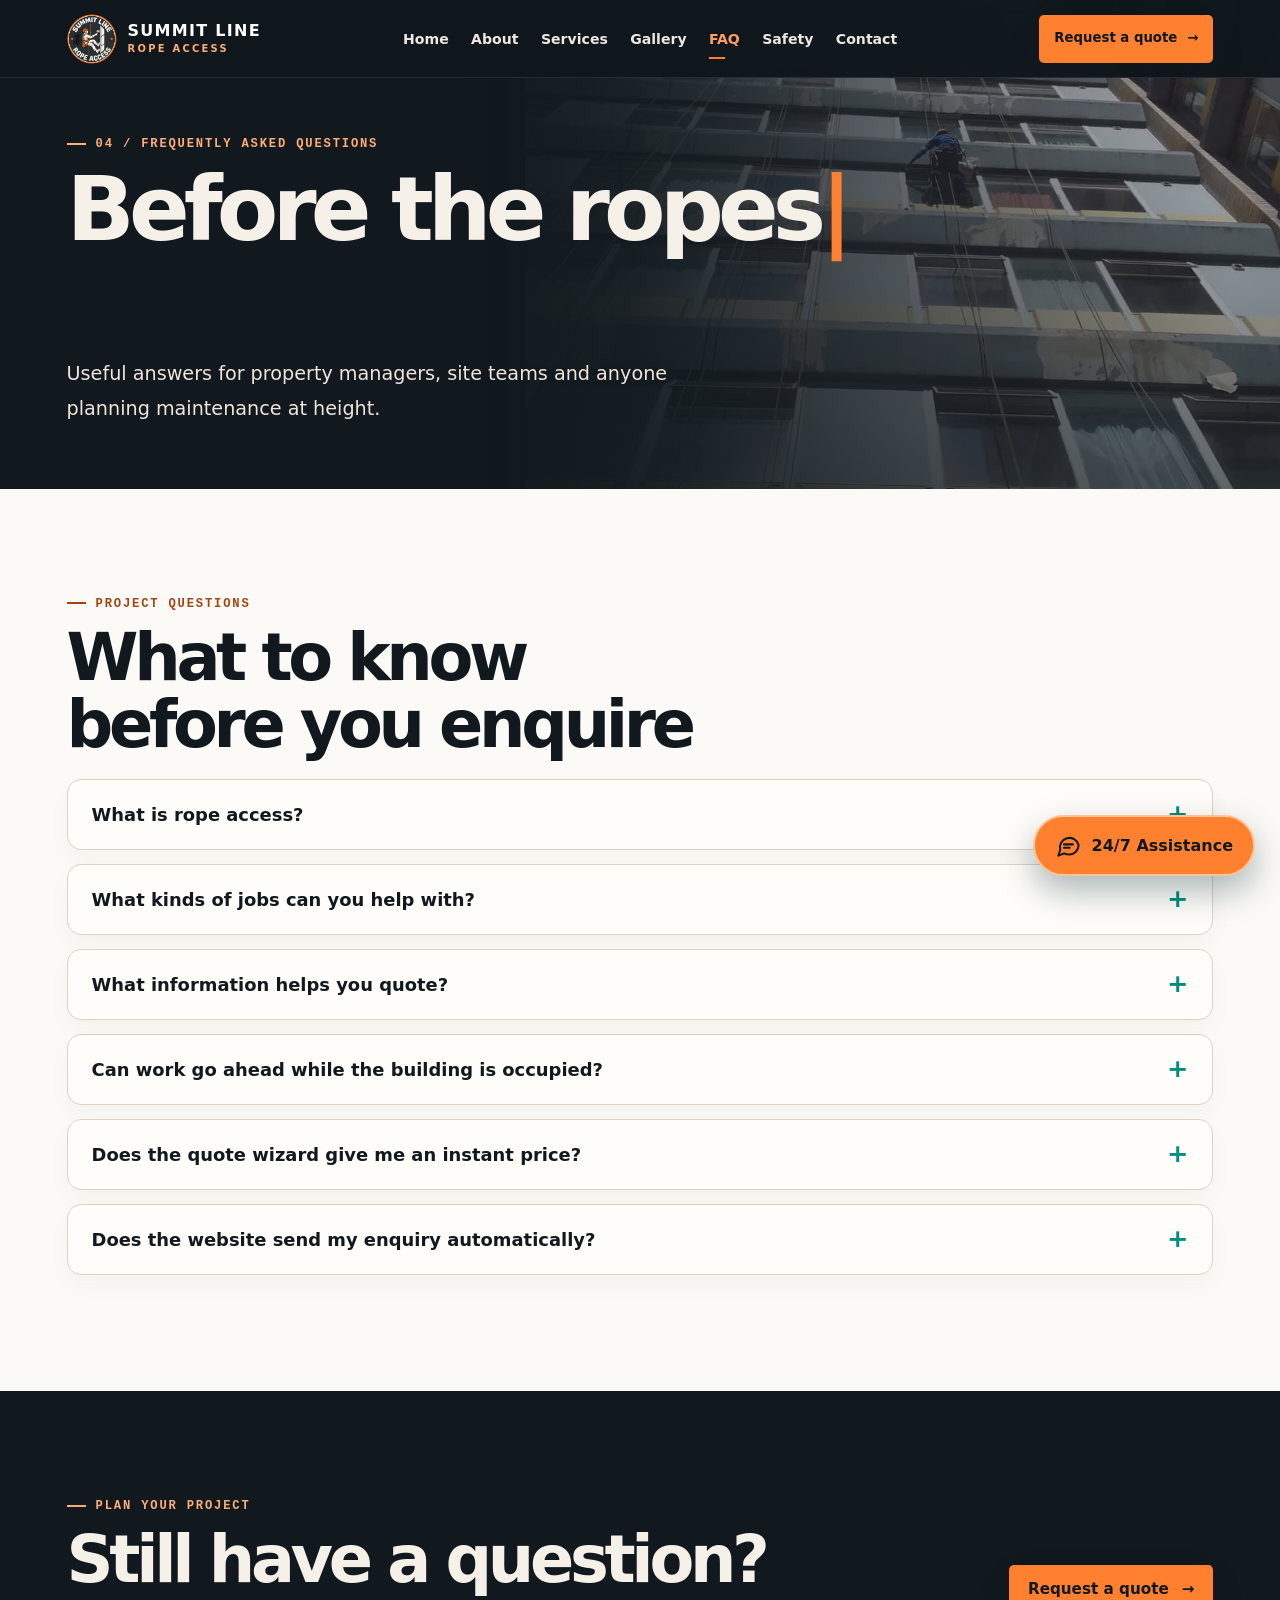
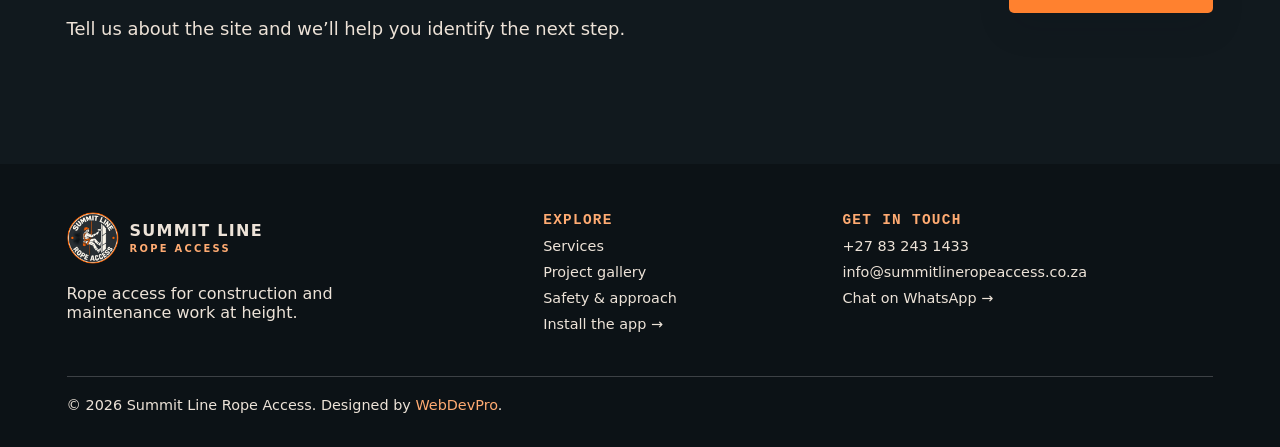
<file: faq.html>
<!doctype html>
<html lang="en-ZA">
<head>
  <meta charset="utf-8">
  <meta name="viewport" content="width=device-width,initial-scale=1,viewport-fit=cover">
  <meta name="theme-color" content="#11191e">
  <meta name="description" content="Find answers about rope access, site information, planning and requesting a quote from Summit Line.">
  <title>Rope Access FAQ | Summit Line Rope Access</title>
  <link rel="canonical" href="https://summitlineropeaccess.vercel.app/faq.html">
  <link rel="manifest" href="manifest.webmanifest">
  <link rel="icon" type="image/png" sizes="192x192" href="assets/icon-192.png">
  <link rel="apple-touch-icon" href="assets/icon-180.png">
  <meta name="apple-mobile-web-app-capable" content="yes">
  <meta property="og:type" content="website">
  <meta property="og:locale" content="en_ZA">
  <meta property="og:site_name" content="Summit Line Rope Access">
  <meta property="og:title" content="Rope Access FAQ | Summit Line Rope Access">
  <meta property="og:description" content="Find answers about rope access, site information, planning and requesting a quote from Summit Line.">
  <meta property="og:url" content="https://summitlineropeaccess.vercel.app/faq.html">
  <meta property="og:image" content="https://summitlineropeaccess.vercel.app/assets/high-rise-facade.webp">
  <meta name="twitter:card" content="summary_large_image">
  
  <link rel="stylesheet" href="styles.css">
  <link rel="stylesheet" href="premium.css">
  <link rel="stylesheet" href="summit.css">
  <script src="site-config.js" defer></script>
  <script src="script.js" defer></script>
  <script src="premium.js" defer></script>
  <script src="chatbot.js" defer></script>
  <script src="pwa.js" defer></script>
</head>
<body data-page="faq">
<a href="#main" class="skip-link">Skip to content</a>
<header class="header">
  <a class="brand" href="./" aria-label="Summit Line Rope Access home"><img src="assets/logo.webp" width="50" height="50" alt=""><span>SUMMIT LINE<small>ROPE ACCESS</small></span></a>
  <button class="menu-btn" id="menuBtn" type="button" aria-controls="primaryNav" aria-expanded="false">Menu <span aria-hidden="true">☰</span></button>
  <nav id="primaryNav" aria-label="Main navigation"><a href="./">Home</a><a href="about.html">About</a><a href="services.html">Services</a><a href="gallery.html">Gallery</a><a href="faq.html" aria-current="page">FAQ</a><a href="safety.html">Safety</a><a href="contact.html">Contact</a></nav>
  <button class="btn header-quote" type="button" data-open-quote>Request a quote <span aria-hidden="true">→</span></button>
</header>
<div class="scroll-progress" id="scrollProgress" aria-hidden="true"></div>
<main id="main"><section class="inner-hero" style="--inner-image:url('assets/high-rise-facade.webp');--inner-position:55% 47%"><div class="inner-content"><span class="kicker">04 / FREQUENTLY ASKED QUESTIONS</span><h1 class="typewriter" data-text="Before the ropes go up.">Before the ropes go up.</h1><p>Useful answers for property managers, site teams and anyone planning maintenance at height.</p></div></section><section class="section"><div class="section-head reveal slide-up"><span class="kicker">PROJECT QUESTIONS</span><h2 class="typewriter reveal-title" data-text="What to know before you enquire">What to know before you enquire</h2></div><div class="faq-list"><details><summary>What is rope access?</summary><p>Rope access uses specialist equipment and work-at-height methods to reach parts of a building or structure that can be difficult to access from the ground. We assess whether it is appropriate for the site and work.</p></details><details><summary>What kinds of jobs can you help with?</summary><p>We offer rope access maintenance, building painting and waterproofing, high rise window cleaning, concrete repairs and restoration, sealing and caulking, gutter cleaning, industrial rope access, signage installation and rope access inspections.</p></details><details><summary>What information helps you quote?</summary><p>Send your town or area, the type of property or structure, what needs attention and any details about height or access. You can share photos directly in WhatsApp after starting the conversation.</p></details><details><summary>Can work go ahead while the building is occupied?</summary><p>Tell us how the site is used and when access is available. We factor occupants, operating hours and site restrictions into the scope and scheduling discussion.</p></details><details><summary>Does the quote wizard give me an instant price?</summary><p>No. The wizard prepares a request for our team. We review the details and discuss any information needed before providing a quote.</p></details><details><summary>Does the website send my enquiry automatically?</summary><p>No. The assistant and quote wizard prepare your message in your browser and open WhatsApp. You review the message there and choose Send when ready. You can also call or email us directly.</p></details></div></section><section class="section cta-band"><div><span class="kicker">PLAN YOUR PROJECT</span><h2 class="">Still have a question?</h2><p>Tell us about the site and we’ll help you identify the next step.</p></div><button class="btn" type="button" data-open-quote>Request a quote <span aria-hidden="true">→</span></button></section></main>
<footer class="site-footer"><div class="footer-content"><div class="footer-main"><a class="brand footer-brand" href="./"><img src="assets/logo.webp" width="52" height="52" alt=""><span>SUMMIT LINE<small>ROPE ACCESS</small></span></a><p>Rope access for construction and maintenance work at height.</p></div><div class="footer-links"><b>EXPLORE</b><a href="services.html">Services</a><a href="gallery.html">Project gallery</a><a href="safety.html">Safety & approach</a><button type="button" data-install>Install the app →</button></div><div class="footer-links"><b>GET IN TOUCH</b><a href="tel:+27832431433">+27 83 243 1433</a><a href="mailto:info@summitlineropeaccess.co.za">info@summitlineropeaccess.co.za</a><a href="https://wa.me/27832431433" target="_blank" rel="noopener noreferrer">Chat on WhatsApp →</a></div></div><div class="footer-bottom">© <span id="year">2026</span> Summit Line Rope Access. <span>Designed by <a href="https://webdevpro.co.za" target="_blank" rel="noopener noreferrer">WebDevPro</a>.</span></div></footer>
<nav class="mobile-bottom mobile-bottom-pro" aria-label="Mobile quick navigation">
    <a class="mobile-nav-item" href="./"><span class="mobile-nav-icon-wrap"><svg class="mobile-nav-icon" viewBox="0 0 24 24" fill="none" stroke="currentColor" stroke-width="1.8" stroke-linecap="round" stroke-linejoin="round" aria-hidden="true" focusable="false"><path d="m3 10 9-7 9 7"/><path d="M5 9v11a1 1 0 0 0 1 1h12a1 1 0 0 0 1-1V9"/><path d="M9 21v-7h6v7"/></svg></span><span class="mobile-nav-label">Home</span></a>
    <a class="mobile-nav-item" href="services.html"><span class="mobile-nav-icon-wrap"><svg class="mobile-nav-icon" viewBox="0 0 24 24" fill="none" stroke="currentColor" stroke-width="1.8" stroke-linecap="round" stroke-linejoin="round" aria-hidden="true" focusable="false"><rect x="3" y="3" width="7" height="7" rx="1.6"/><rect x="14" y="3" width="7" height="7" rx="1.6"/><rect x="3" y="14" width="7" height="7" rx="1.6"/><path d="M17.5 14v7m-3.5-3.5h7"/></svg></span><span class="mobile-nav-label">Services</span></a>
    <button class="mobile-nav-item mobile-nav-chat" type="button" data-open-chat aria-controls="chatPanel" aria-label="Open 24/7 assistance"><span class="mobile-nav-icon-wrap mobile-nav-chat-icon"><svg class="mobile-nav-icon" viewBox="0 0 24 24" fill="none" stroke="currentColor" stroke-width="1.8" stroke-linecap="round" stroke-linejoin="round" aria-hidden="true" focusable="false"><path d="M20.5 11.6a8.4 8.4 0 0 1-8.6 8.3 9.5 9.5 0 0 1-4.2-.9L3 21l1.7-4.7A8.4 8.4 0 1 1 20.5 11.6Z"/><path d="M8.1 10.2h7.8M8.1 13.8h5.2"/></svg><span class="mobile-nav-live" aria-hidden="true"></span></span><span class="mobile-nav-label">Chat</span></button>
    <a class="mobile-nav-item" href="contact.html"><span class="mobile-nav-icon-wrap"><svg class="mobile-nav-icon" viewBox="0 0 24 24" fill="none" stroke="currentColor" stroke-width="1.8" stroke-linecap="round" stroke-linejoin="round" aria-hidden="true" focusable="false"><rect x="3" y="5" width="18" height="14" rx="2.6"/><path d="m4 7 8 6 8-6"/></svg></span><span class="mobile-nav-label">Contact</span></a>
    <button class="mobile-nav-item" id="installHelp" type="button" aria-label="Install this website as an app"><span class="mobile-nav-icon-wrap"><svg class="mobile-nav-icon" viewBox="0 0 24 24" fill="none" stroke="currentColor" stroke-width="1.8" stroke-linecap="round" stroke-linejoin="round" aria-hidden="true" focusable="false"><rect x="6.5" y="2.5" width="11" height="19" rx="2.3"/><path d="M12 7v7m-3-3 3 3 3-3"/><path d="M10 18h4"/></svg></span><span class="mobile-nav-label">Install</span></button>
  </nav>
  <dialog id="installDialog" aria-labelledby="installTitle">
    <h2 id="installTitle">Install this website</h2>
    <p>Add Summit Line to your home screen. On iPhone, open this website in Safari and choose Share → Add to Home Screen.</p>
    <p id="installStatus" role="status"></p>
    <button id="installNow" type="button" hidden>Install app</button>
    <button id="closeDialog" type="button">Close</button>
  </dialog>
  <button id="chatLauncher" class="chat-launcher" type="button" aria-controls="chatPanel" aria-expanded="false" aria-haspopup="dialog" aria-label="Open 24/7 enquiry assistant">
    <svg viewBox="0 0 24 24" width="27" height="27" fill="none" stroke="currentColor" stroke-width="1.8" stroke-linecap="round" stroke-linejoin="round" aria-hidden="true"><path d="M21 11.5a8.5 8.5 0 0 1-8.5 8.5 9 9 0 0 1-4.3-1L3 21l1.6-5A8.5 8.5 0 1 1 21 11.5Z"/><path d="M8 11h8M8 14h5"/></svg>
    <span class="chat-launcher-label">24/7 Assistance</span>
  </button>
  <section id="chatPanel" class="chat-panel" role="dialog" aria-modal="false" aria-label="24/7 automated enquiry assistant" hidden>
    <div class="chat-top"><div class="chat-avatar" aria-hidden="true">SL</div><div class="chat-heading"><strong id="chatCompany">Summit Line Rope Access</strong><span><i class="online-dot" aria-hidden="true"></i> 24/7 automated assistance</span></div><button id="chatClose" class="chat-close" type="button" aria-label="Close enquiry assistant">×</button></div>
    <div class="chat-progress" id="chatProgress" aria-live="polite">Welcome</div>
    <div id="chatTranscript" class="chat-transcript" aria-live="polite" aria-relevant="additions text"></div>
    <div class="chat-compose"><div id="chatControls"></div><p id="chatStatus" class="chat-status" role="status" hidden></p><p class="chat-footnote">Review your message, then confirm sending it in WhatsApp.</p></div>
  </section>
</body>
</html>
</file>
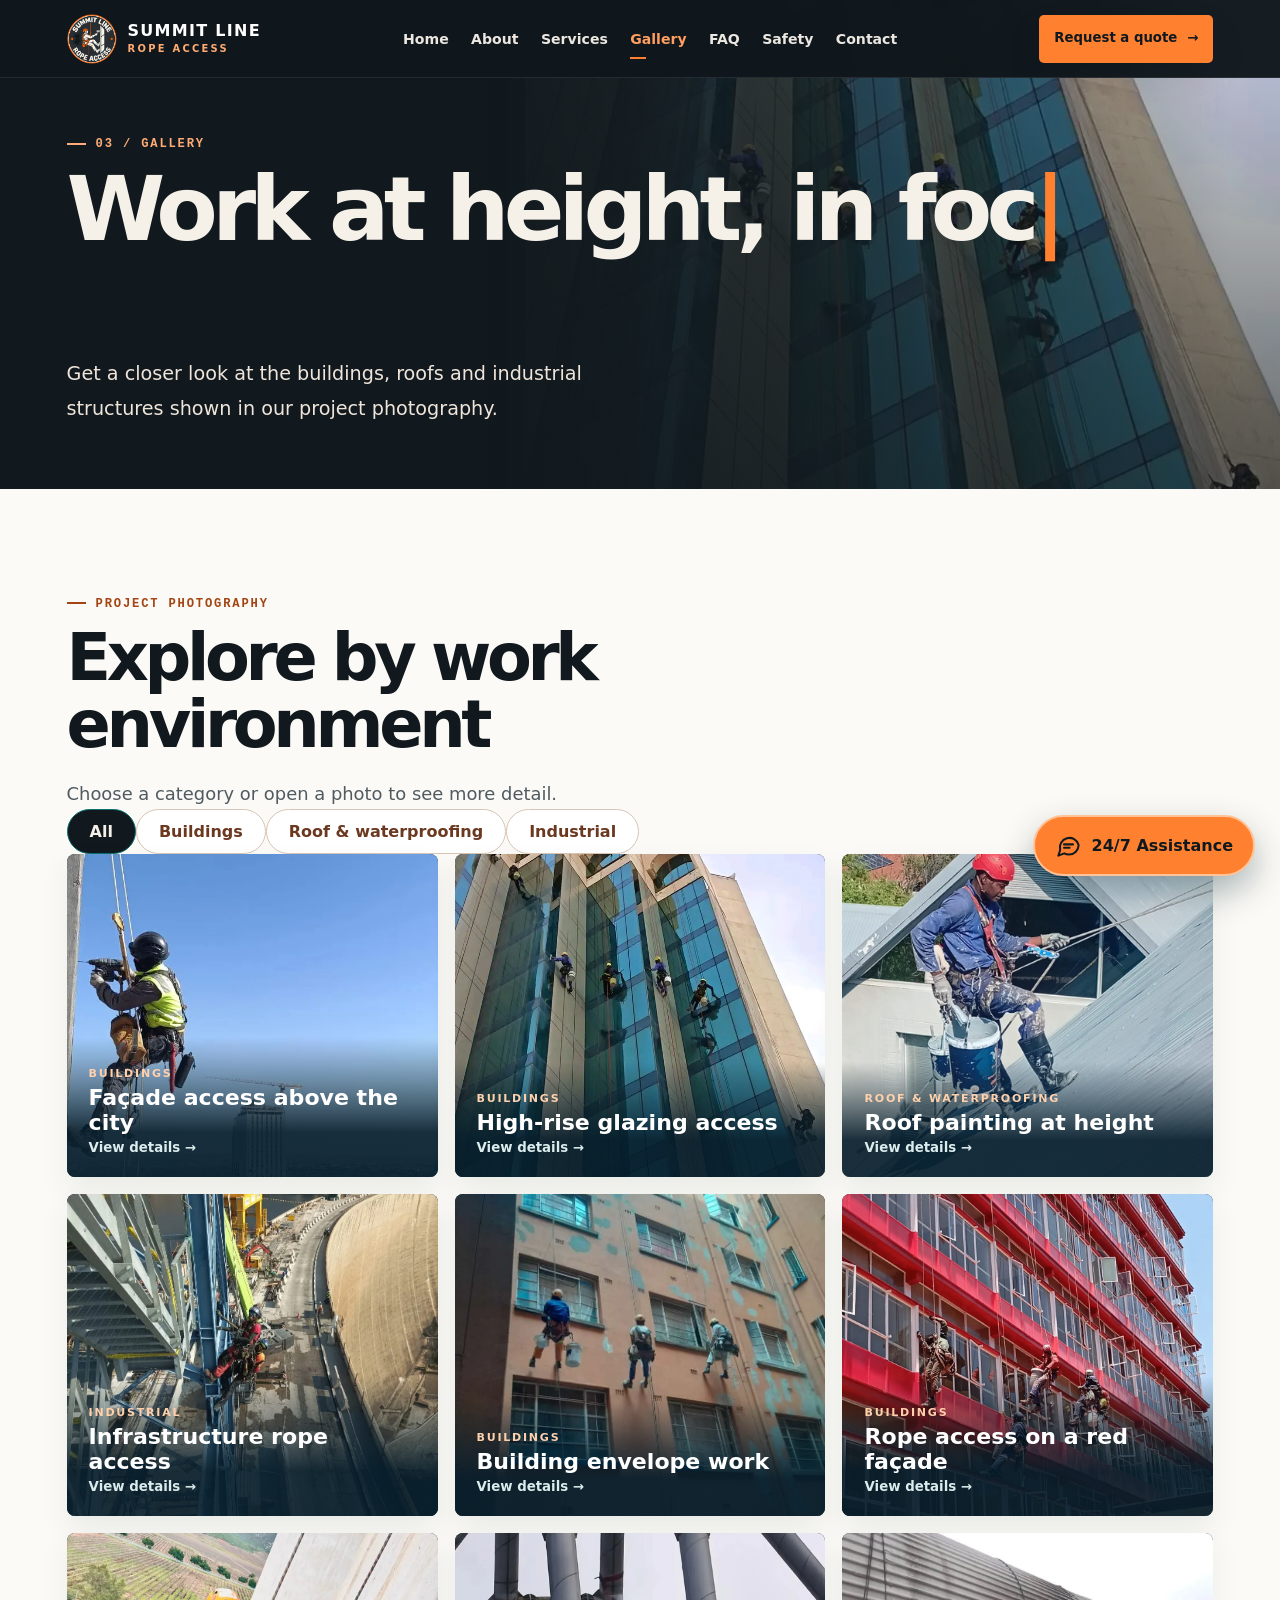
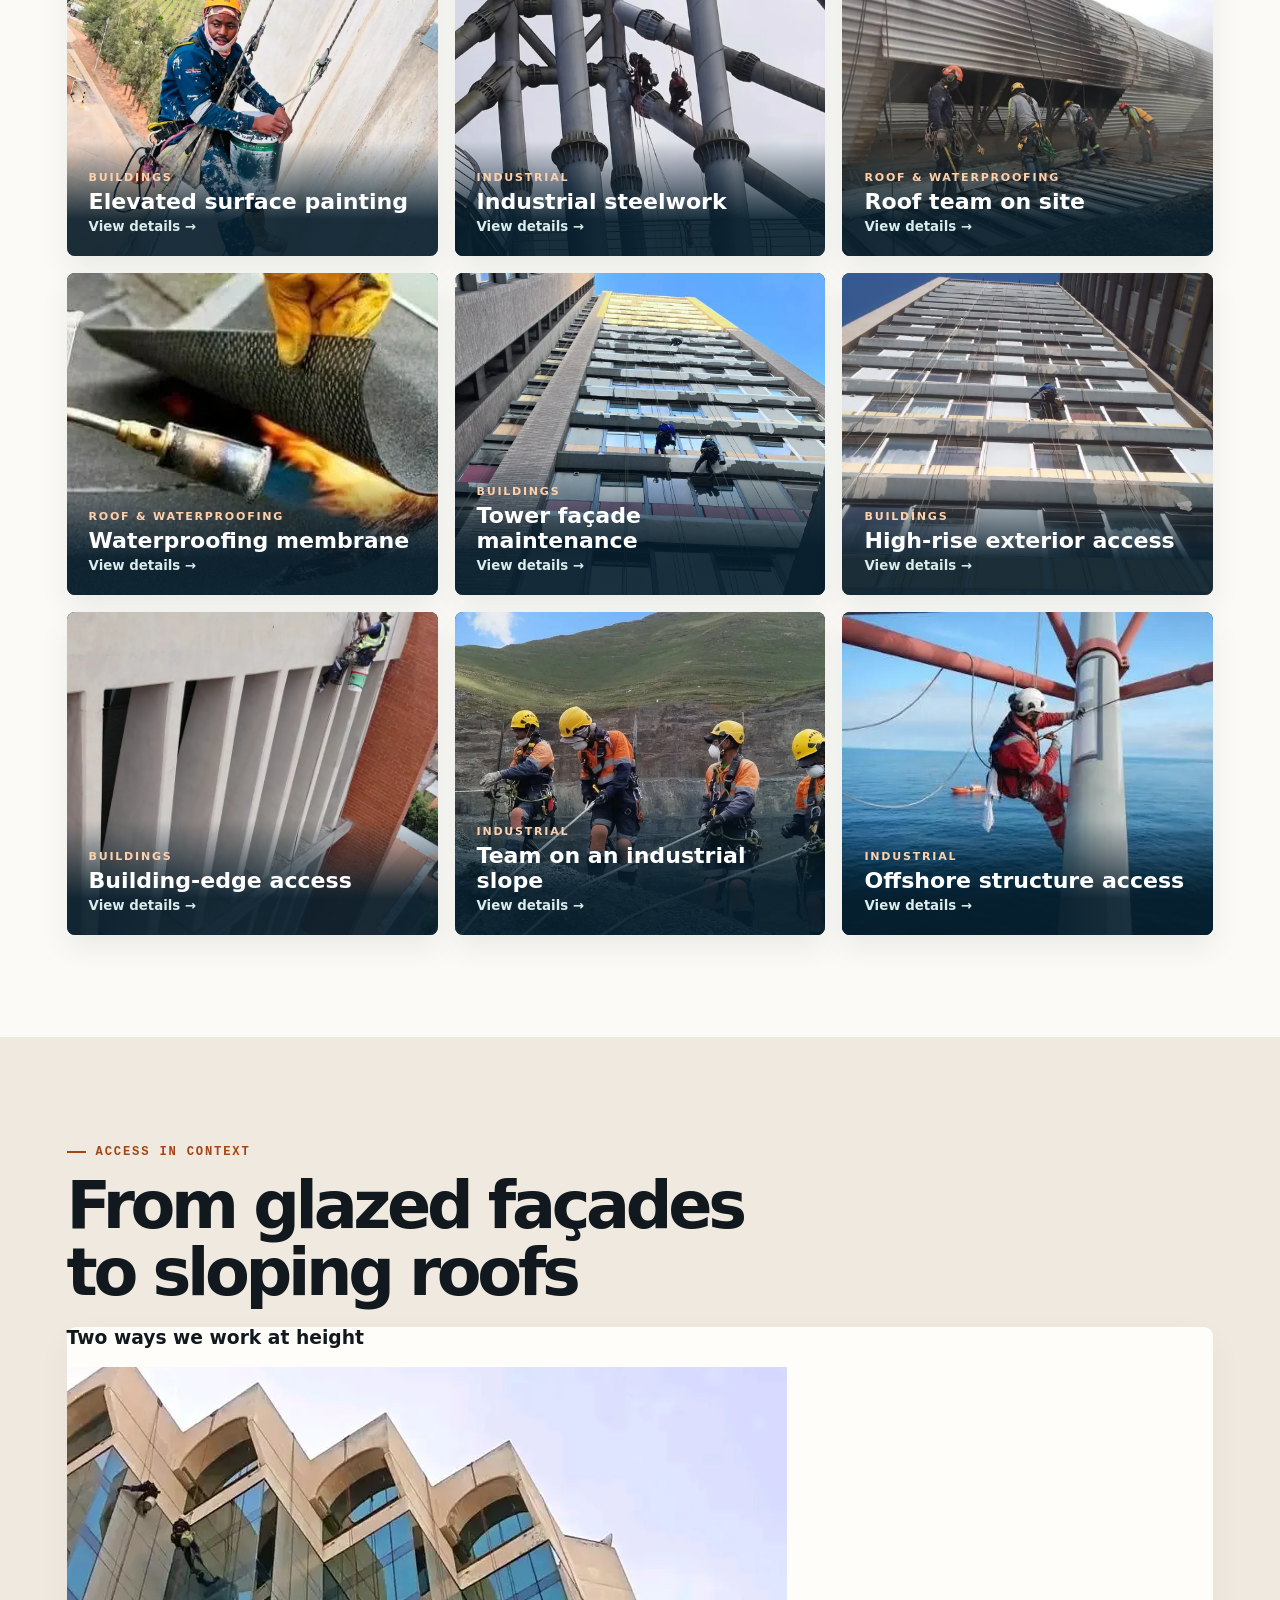
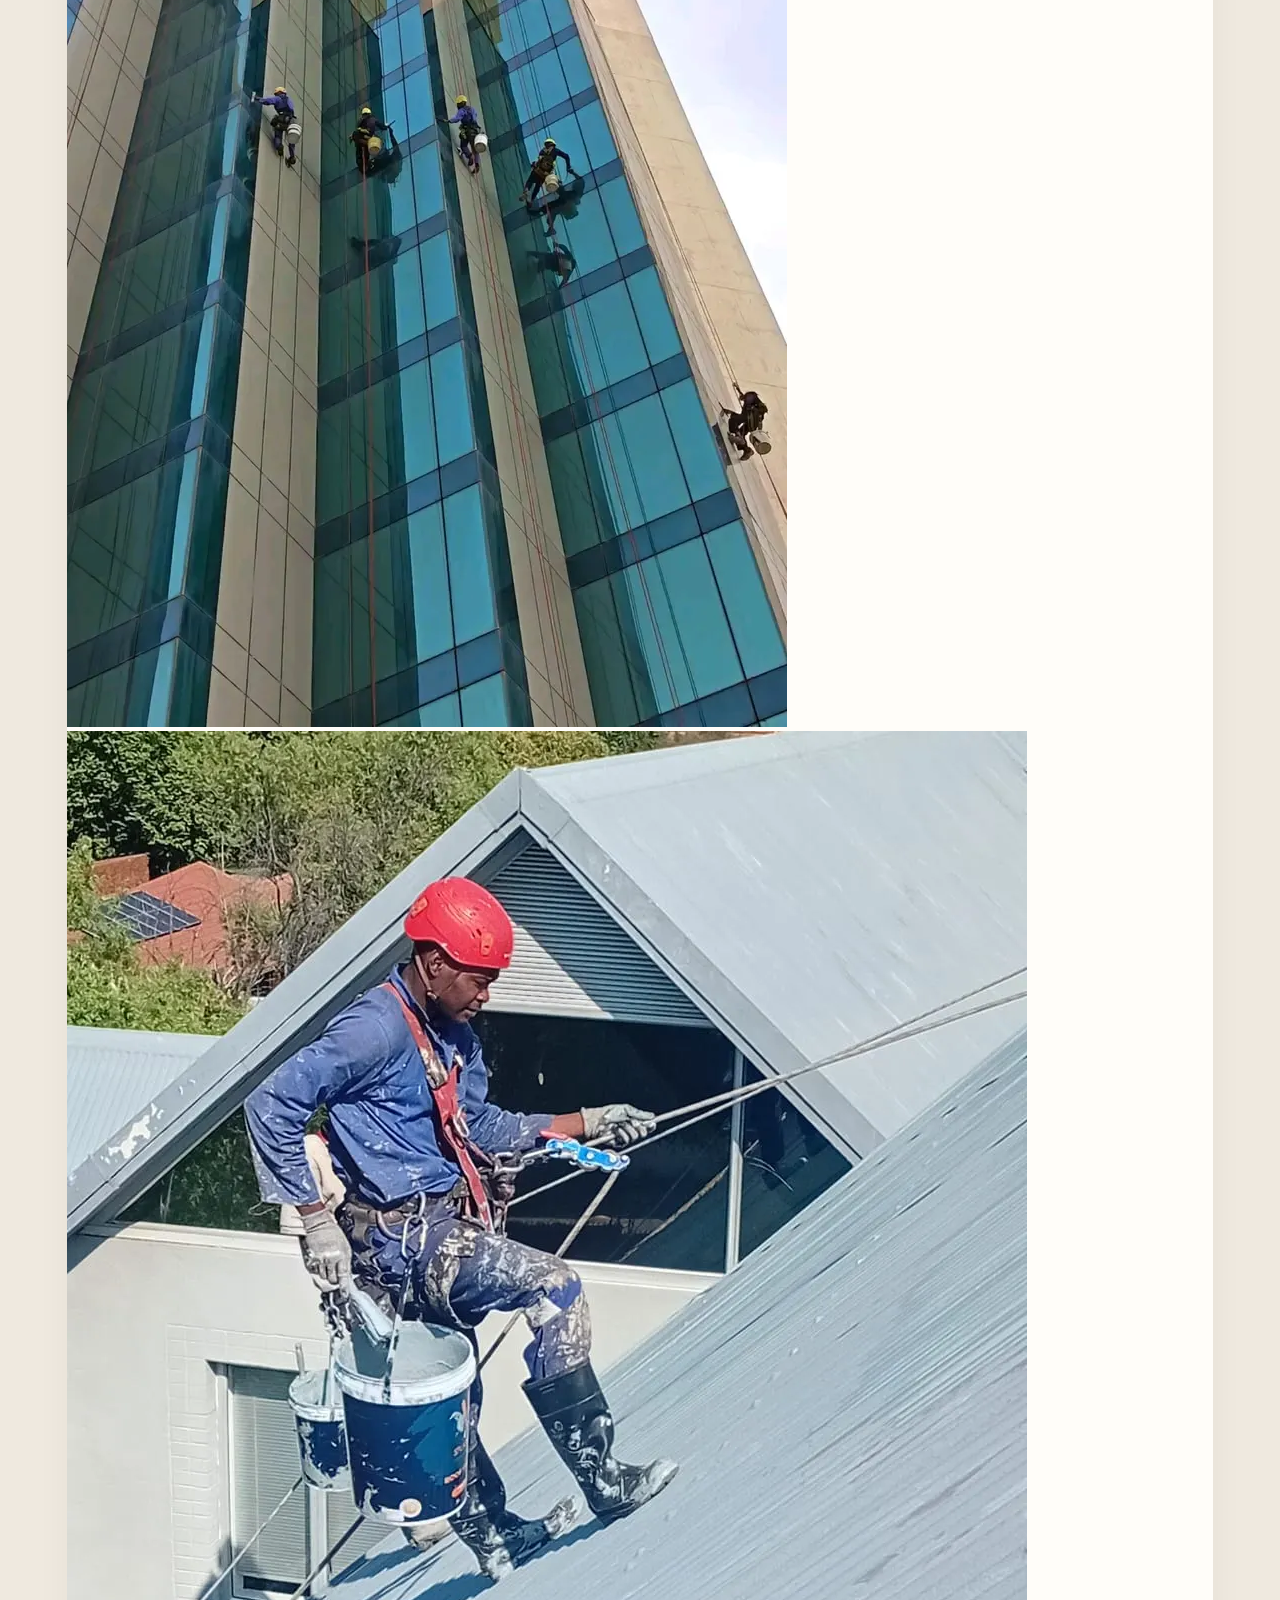
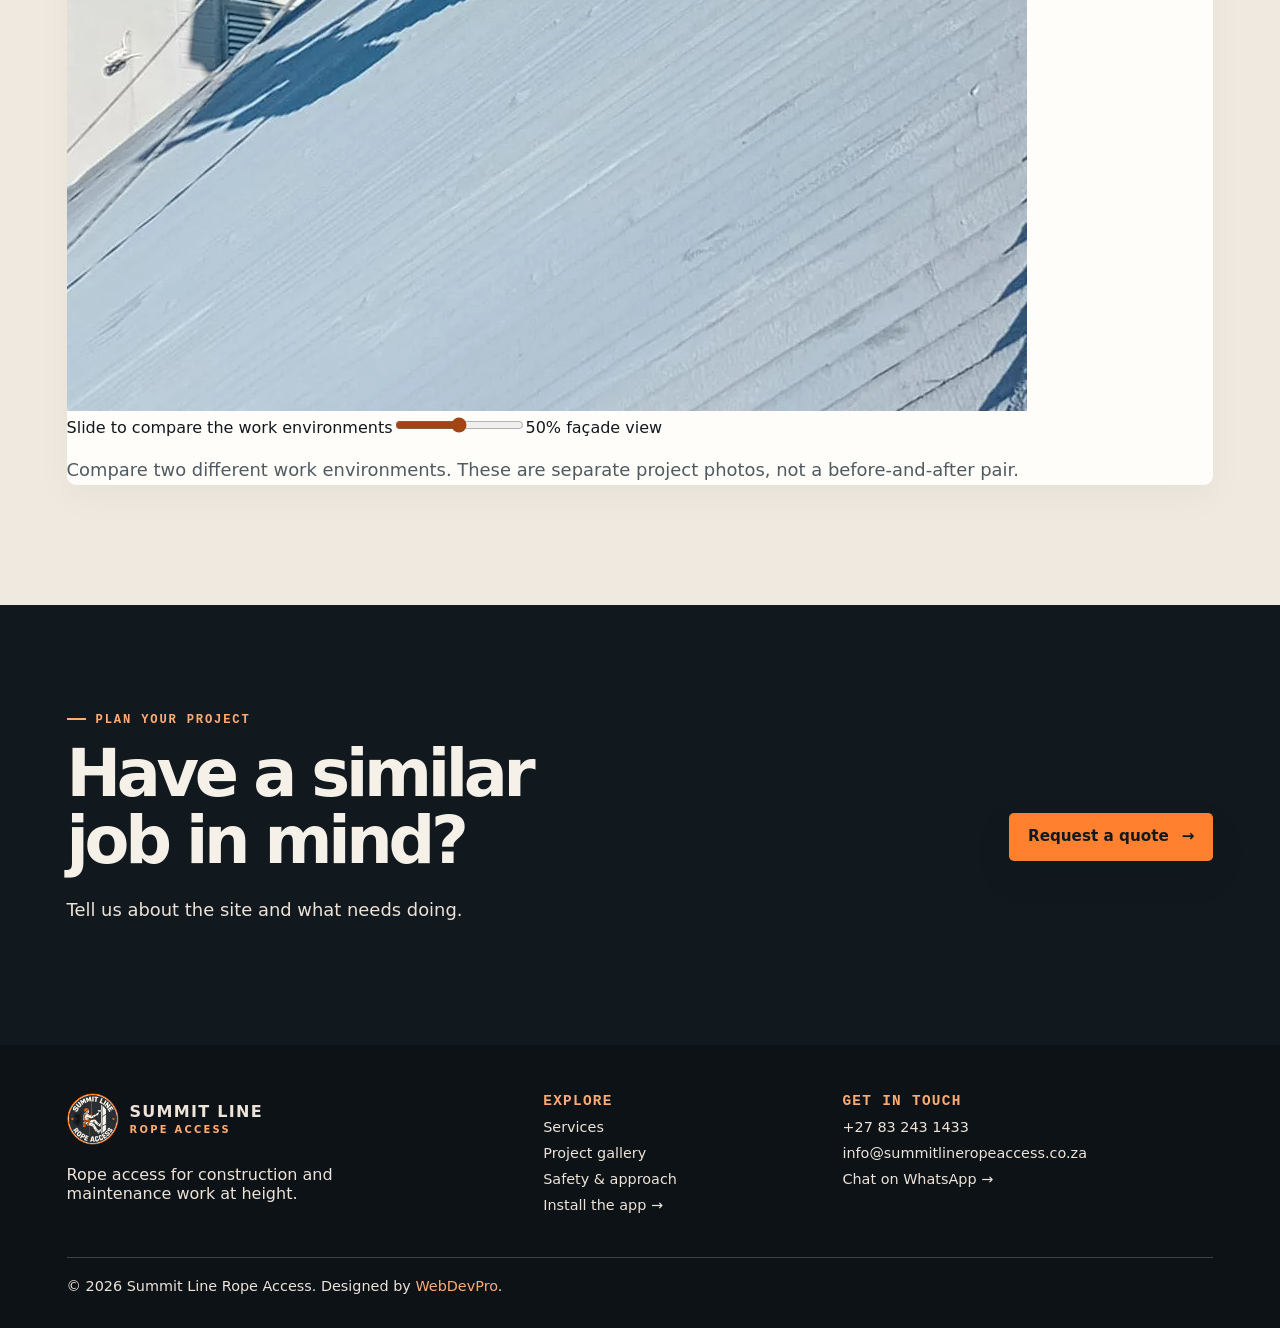
<file: gallery.html>
<!doctype html>
<html lang="en-ZA">
<head>
  <meta charset="utf-8">
  <meta name="viewport" content="width=device-width,initial-scale=1,viewport-fit=cover">
  <meta name="theme-color" content="#11191e">
  <meta name="description" content="Explore Summit Line’s project photos from work at height on buildings, roofs and industrial structures.">
  <title>Project Gallery | Summit Line Rope Access</title>
  <link rel="canonical" href="https://summitlineropeaccess.vercel.app/gallery.html">
  <link rel="manifest" href="manifest.webmanifest">
  <link rel="icon" type="image/png" sizes="192x192" href="assets/icon-192.png">
  <link rel="apple-touch-icon" href="assets/icon-180.png">
  <meta name="apple-mobile-web-app-capable" content="yes">
  <meta property="og:type" content="website">
  <meta property="og:locale" content="en_ZA">
  <meta property="og:site_name" content="Summit Line Rope Access">
  <meta property="og:title" content="Project Gallery | Summit Line Rope Access">
  <meta property="og:description" content="Explore Summit Line’s project photos from work at height on buildings, roofs and industrial structures.">
  <meta property="og:url" content="https://summitlineropeaccess.vercel.app/gallery.html">
  <meta property="og:image" content="https://summitlineropeaccess.vercel.app/assets/glass-facade.webp">
  <meta name="twitter:card" content="summary_large_image">
  
  <link rel="stylesheet" href="styles.css">
  <link rel="stylesheet" href="premium.css">
  <link rel="stylesheet" href="summit.css">
  <script src="site-config.js" defer></script>
  <script src="script.js" defer></script>
  <script src="premium.js" defer></script>
  <script src="chatbot.js" defer></script>
  <script src="pwa.js" defer></script>
</head>
<body data-page="gallery">
<a href="#main" class="skip-link">Skip to content</a>
<header class="header">
  <a class="brand" href="./" aria-label="Summit Line Rope Access home"><img src="assets/logo.webp" width="50" height="50" alt=""><span>SUMMIT LINE<small>ROPE ACCESS</small></span></a>
  <button class="menu-btn" id="menuBtn" type="button" aria-controls="primaryNav" aria-expanded="false">Menu <span aria-hidden="true">☰</span></button>
  <nav id="primaryNav" aria-label="Main navigation"><a href="./">Home</a><a href="about.html">About</a><a href="services.html">Services</a><a href="gallery.html" aria-current="page">Gallery</a><a href="faq.html">FAQ</a><a href="safety.html">Safety</a><a href="contact.html">Contact</a></nav>
  <button class="btn header-quote" type="button" data-open-quote>Request a quote <span aria-hidden="true">→</span></button>
</header>
<div class="scroll-progress" id="scrollProgress" aria-hidden="true"></div>
<main id="main"><section class="inner-hero" style="--inner-image:url('assets/glass-facade.webp');--inner-position:53% 37%"><div class="inner-content"><span class="kicker">03 / GALLERY</span><h1 class="typewriter" data-text="Work at height, in focus.">Work at height, in focus.</h1><p>Get a closer look at the buildings, roofs and industrial structures shown in our project photography.</p></div></section>
 <section class="section gallery-section"><div class="section-head reveal slide-up"><span class="kicker">PROJECT PHOTOGRAPHY</span><h2 class="typewriter reveal-title" data-text="Explore by work environment">Explore by work environment</h2><p>Choose a category or open a photo to see more detail.</p></div><div id="projectFilters" class="project-filters" role="group" aria-label="Filter projects"></div><div class="project-grid" id="projectList"></div><noscript><div class="home-projects"><figure class="feature-visual photo-visual"><img src="assets/city-access.webp" alt="A technician working on a building edge with the city skyline below." loading="lazy" decoding="async" style="object-position:25% 47%"></figure><figure class="feature-visual photo-visual"><img src="assets/glass-facade.webp" alt="Technicians suspended across a glazed multi-storey façade." loading="lazy" decoding="async" style="object-position:50% 39%"></figure><figure class="feature-visual photo-visual"><img src="assets/painted-roof.webp" alt="A technician equipped with a harness and paint bucket on a sloped roof." loading="lazy" decoding="async" style="object-position:47% 38%"></figure></div></noscript></section>
 <section class="section premium-compare-section"><div class="section-head reveal slide-up"><span class="kicker">ACCESS IN CONTEXT</span><h2 class="typewriter reveal-title" data-text="From glazed façades to sloping roofs">From glazed façades to sloping roofs</h2></div><div class="compare-card"><h3 id="compareTitle">Two ways we work at height</h3><div class="before-after" id="beforeAfter"><img id="beforeImage" alt="" loading="lazy"><img id="afterImage" alt="" loading="lazy"><span class="compare-label before-label">Façade access</span><span class="compare-label after-label">Roof access</span><span class="compare-divider" aria-hidden="true"></span></div><div class="compare-input"><label for="compareRange">Slide to compare the work environments</label><input id="compareRange" type="range" min="0" max="100" value="50"><span id="compareValue">50% façade view</span></div><p id="compareCaption"></p></div></section>
 <dialog class="project-dialog" id="projectDialog" aria-labelledby="projectDialogTitle"><div class="project-dialog-top"><h2 id="projectDialogTitle">Project photo</h2><button id="projectDialogClose" type="button" aria-label="Close project photo">×</button></div><img id="projectFullImage" alt=""><p id="projectDialogDescription"></p><div class="project-dialog-actions"><button id="projectPrev" type="button" aria-label="Previous photo">← Previous</button><button id="projectNext" type="button" aria-label="Next photo">Next →</button></div></dialog>
 <section class="section cta-band"><div><span class="kicker">PLAN YOUR PROJECT</span><h2 class="">Have a similar job in mind?</h2><p>Tell us about the site and what needs doing.</p></div><button class="btn" type="button" data-open-quote>Request a quote <span aria-hidden="true">→</span></button></section></main>
<footer class="site-footer"><div class="footer-content"><div class="footer-main"><a class="brand footer-brand" href="./"><img src="assets/logo.webp" width="52" height="52" alt=""><span>SUMMIT LINE<small>ROPE ACCESS</small></span></a><p>Rope access for construction and maintenance work at height.</p></div><div class="footer-links"><b>EXPLORE</b><a href="services.html">Services</a><a href="gallery.html">Project gallery</a><a href="safety.html">Safety & approach</a><button type="button" data-install>Install the app →</button></div><div class="footer-links"><b>GET IN TOUCH</b><a href="tel:+27832431433">+27 83 243 1433</a><a href="mailto:info@summitlineropeaccess.co.za">info@summitlineropeaccess.co.za</a><a href="https://wa.me/27832431433" target="_blank" rel="noopener noreferrer">Chat on WhatsApp →</a></div></div><div class="footer-bottom">© <span id="year">2026</span> Summit Line Rope Access. <span>Designed by <a href="https://webdevpro.co.za" target="_blank" rel="noopener noreferrer">WebDevPro</a>.</span></div></footer>
<nav class="mobile-bottom mobile-bottom-pro" aria-label="Mobile quick navigation">
    <a class="mobile-nav-item" href="./"><span class="mobile-nav-icon-wrap"><svg class="mobile-nav-icon" viewBox="0 0 24 24" fill="none" stroke="currentColor" stroke-width="1.8" stroke-linecap="round" stroke-linejoin="round" aria-hidden="true" focusable="false"><path d="m3 10 9-7 9 7"/><path d="M5 9v11a1 1 0 0 0 1 1h12a1 1 0 0 0 1-1V9"/><path d="M9 21v-7h6v7"/></svg></span><span class="mobile-nav-label">Home</span></a>
    <a class="mobile-nav-item" href="services.html"><span class="mobile-nav-icon-wrap"><svg class="mobile-nav-icon" viewBox="0 0 24 24" fill="none" stroke="currentColor" stroke-width="1.8" stroke-linecap="round" stroke-linejoin="round" aria-hidden="true" focusable="false"><rect x="3" y="3" width="7" height="7" rx="1.6"/><rect x="14" y="3" width="7" height="7" rx="1.6"/><rect x="3" y="14" width="7" height="7" rx="1.6"/><path d="M17.5 14v7m-3.5-3.5h7"/></svg></span><span class="mobile-nav-label">Services</span></a>
    <button class="mobile-nav-item mobile-nav-chat" type="button" data-open-chat aria-controls="chatPanel" aria-label="Open 24/7 assistance"><span class="mobile-nav-icon-wrap mobile-nav-chat-icon"><svg class="mobile-nav-icon" viewBox="0 0 24 24" fill="none" stroke="currentColor" stroke-width="1.8" stroke-linecap="round" stroke-linejoin="round" aria-hidden="true" focusable="false"><path d="M20.5 11.6a8.4 8.4 0 0 1-8.6 8.3 9.5 9.5 0 0 1-4.2-.9L3 21l1.7-4.7A8.4 8.4 0 1 1 20.5 11.6Z"/><path d="M8.1 10.2h7.8M8.1 13.8h5.2"/></svg><span class="mobile-nav-live" aria-hidden="true"></span></span><span class="mobile-nav-label">Chat</span></button>
    <a class="mobile-nav-item" href="contact.html"><span class="mobile-nav-icon-wrap"><svg class="mobile-nav-icon" viewBox="0 0 24 24" fill="none" stroke="currentColor" stroke-width="1.8" stroke-linecap="round" stroke-linejoin="round" aria-hidden="true" focusable="false"><rect x="3" y="5" width="18" height="14" rx="2.6"/><path d="m4 7 8 6 8-6"/></svg></span><span class="mobile-nav-label">Contact</span></a>
    <button class="mobile-nav-item" id="installHelp" type="button" aria-label="Install this website as an app"><span class="mobile-nav-icon-wrap"><svg class="mobile-nav-icon" viewBox="0 0 24 24" fill="none" stroke="currentColor" stroke-width="1.8" stroke-linecap="round" stroke-linejoin="round" aria-hidden="true" focusable="false"><rect x="6.5" y="2.5" width="11" height="19" rx="2.3"/><path d="M12 7v7m-3-3 3 3 3-3"/><path d="M10 18h4"/></svg></span><span class="mobile-nav-label">Install</span></button>
  </nav>
  <dialog id="installDialog" aria-labelledby="installTitle">
    <h2 id="installTitle">Install this website</h2>
    <p>Add Summit Line to your home screen. On iPhone, open this website in Safari and choose Share → Add to Home Screen.</p>
    <p id="installStatus" role="status"></p>
    <button id="installNow" type="button" hidden>Install app</button>
    <button id="closeDialog" type="button">Close</button>
  </dialog>
  <button id="chatLauncher" class="chat-launcher" type="button" aria-controls="chatPanel" aria-expanded="false" aria-haspopup="dialog" aria-label="Open 24/7 enquiry assistant">
    <svg viewBox="0 0 24 24" width="27" height="27" fill="none" stroke="currentColor" stroke-width="1.8" stroke-linecap="round" stroke-linejoin="round" aria-hidden="true"><path d="M21 11.5a8.5 8.5 0 0 1-8.5 8.5 9 9 0 0 1-4.3-1L3 21l1.6-5A8.5 8.5 0 1 1 21 11.5Z"/><path d="M8 11h8M8 14h5"/></svg>
    <span class="chat-launcher-label">24/7 Assistance</span>
  </button>
  <section id="chatPanel" class="chat-panel" role="dialog" aria-modal="false" aria-label="24/7 automated enquiry assistant" hidden>
    <div class="chat-top"><div class="chat-avatar" aria-hidden="true">SL</div><div class="chat-heading"><strong id="chatCompany">Summit Line Rope Access</strong><span><i class="online-dot" aria-hidden="true"></i> 24/7 automated assistance</span></div><button id="chatClose" class="chat-close" type="button" aria-label="Close enquiry assistant">×</button></div>
    <div class="chat-progress" id="chatProgress" aria-live="polite">Welcome</div>
    <div id="chatTranscript" class="chat-transcript" aria-live="polite" aria-relevant="additions text"></div>
    <div class="chat-compose"><div id="chatControls"></div><p id="chatStatus" class="chat-status" role="status" hidden></p><p class="chat-footnote">Review your message, then confirm sending it in WhatsApp.</p></div>
  </section>
</body>
</html>
</file>
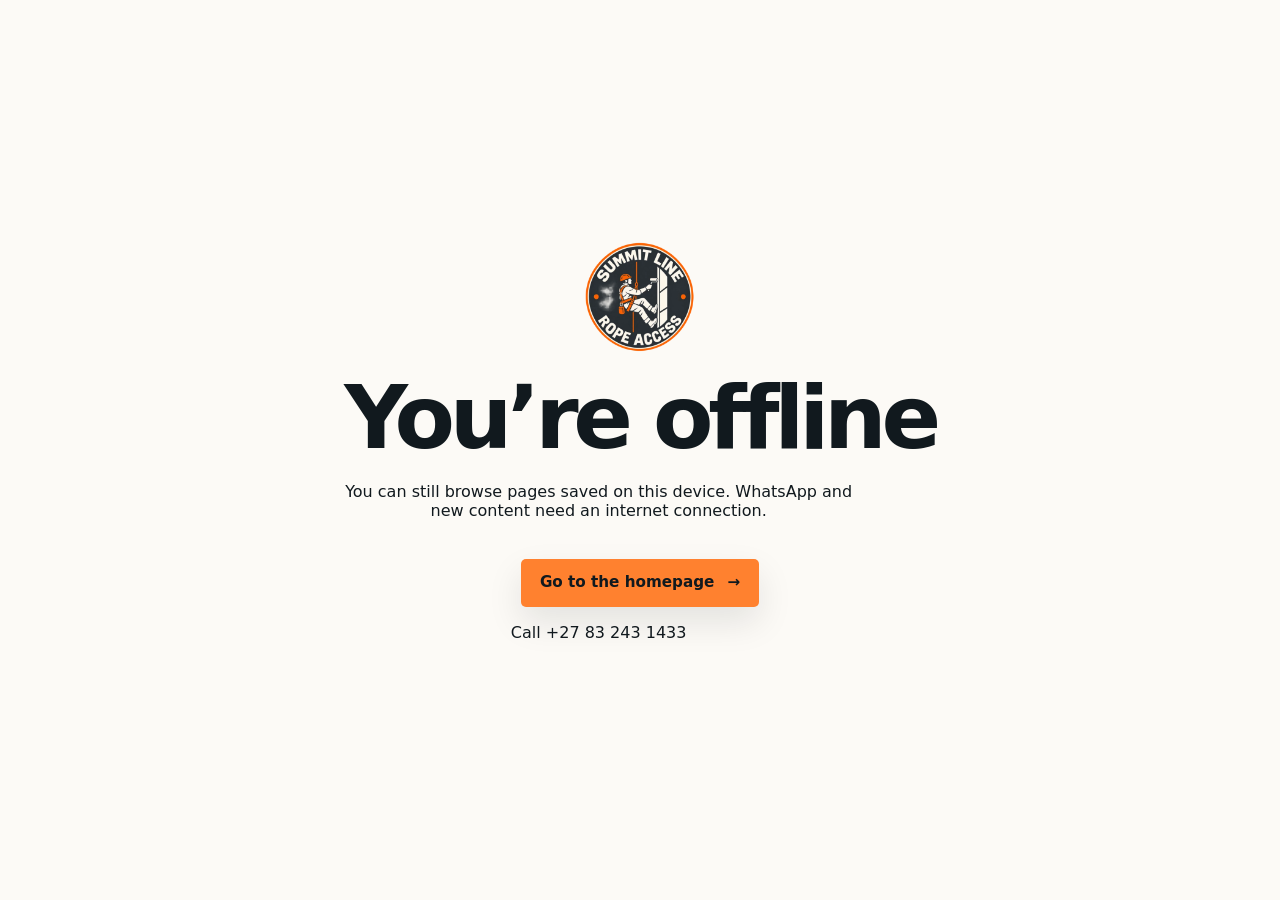
<file: offline.html>
<!doctype html><html lang="en-ZA"><head><meta charset="utf-8"><meta name="viewport" content="width=device-width,initial-scale=1"><meta name="theme-color" content="#11191e"><meta name="robots" content="noindex"><title>You’re offline | Summit Line Rope Access</title><link rel="icon" href="assets/icon-192.png"><link rel="stylesheet" href="styles.css"><link rel="stylesheet" href="summit.css"></head><body class="utility-page"><main><img src="assets/logo.webp" width="110" height="110" alt="Summit Line Rope Access"><h1>You’re offline</h1><p>You can still browse pages saved on this device. WhatsApp and new content need an internet connection.</p><a class="btn" href="./">Go to the homepage <span aria-hidden="true">→</span></a><p>Call <a href="tel:+27832431433">+27 83 243 1433</a></p></main></body></html>
</file>
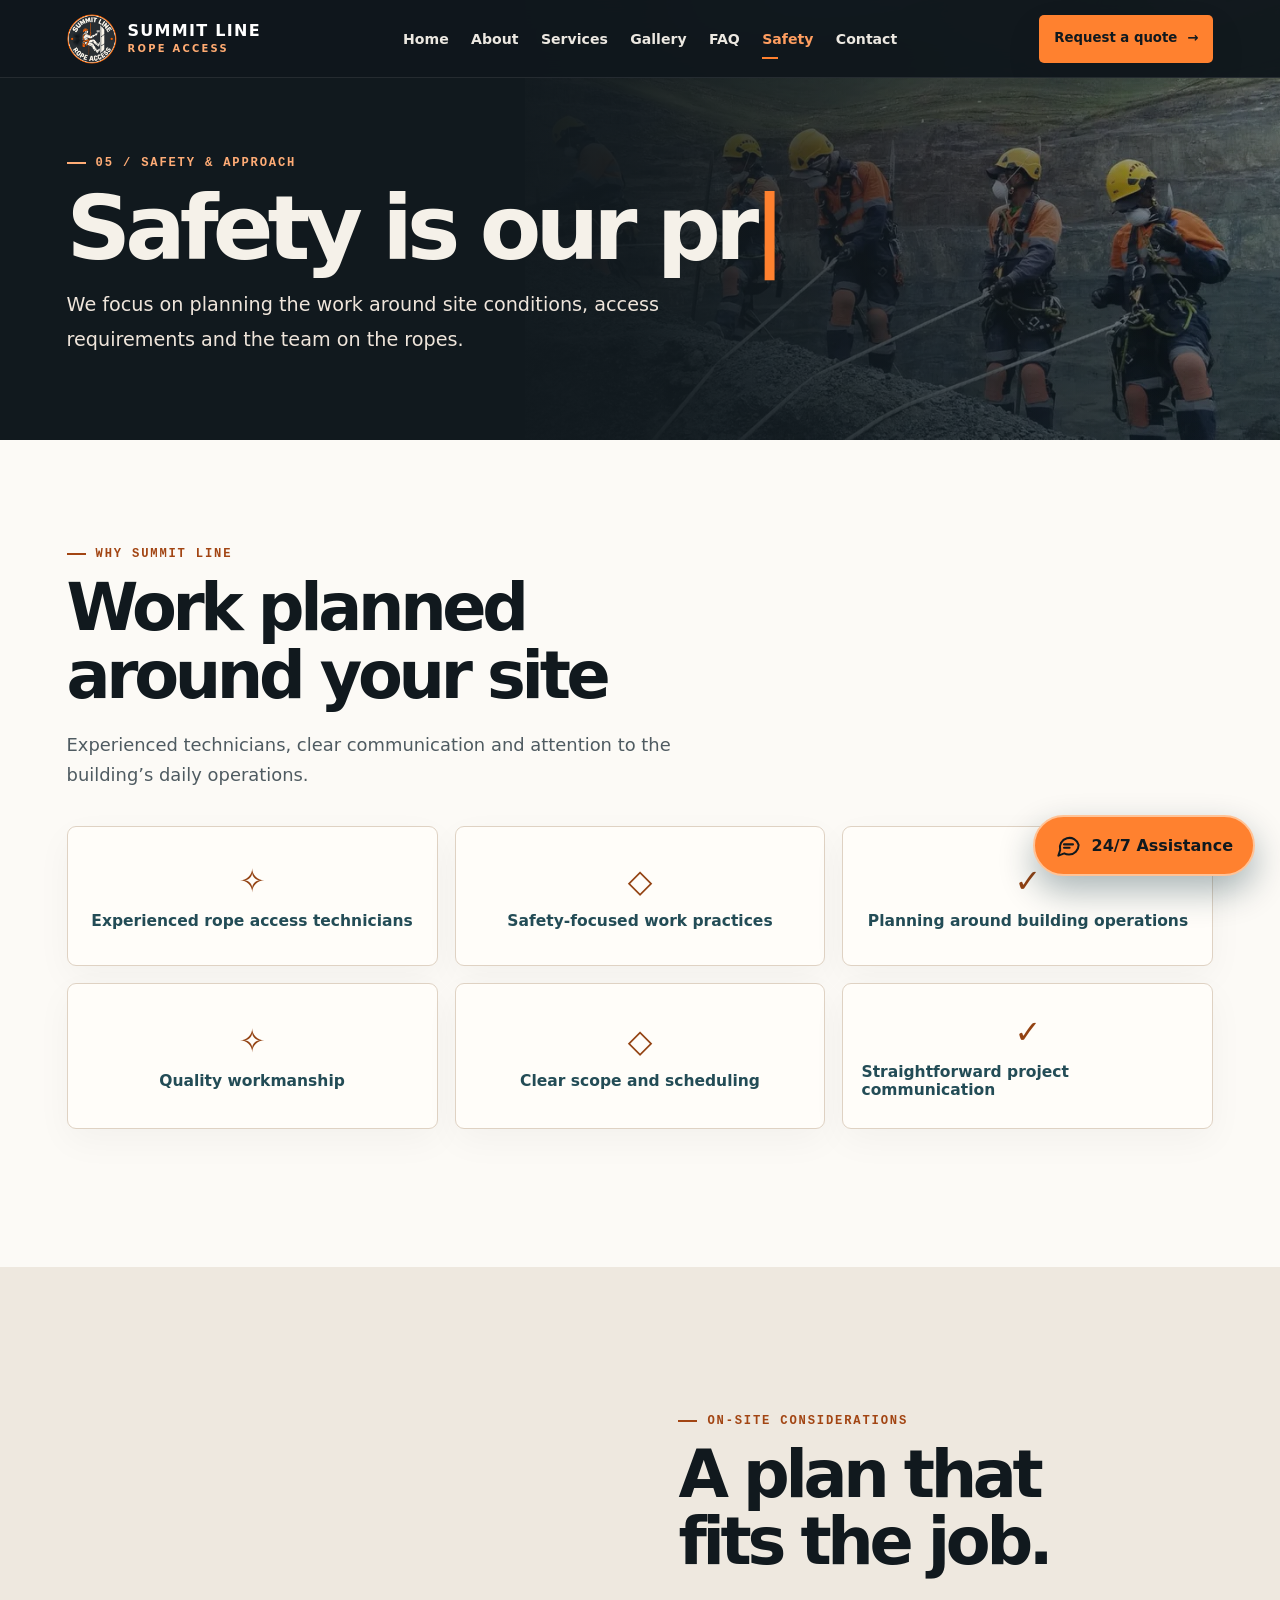
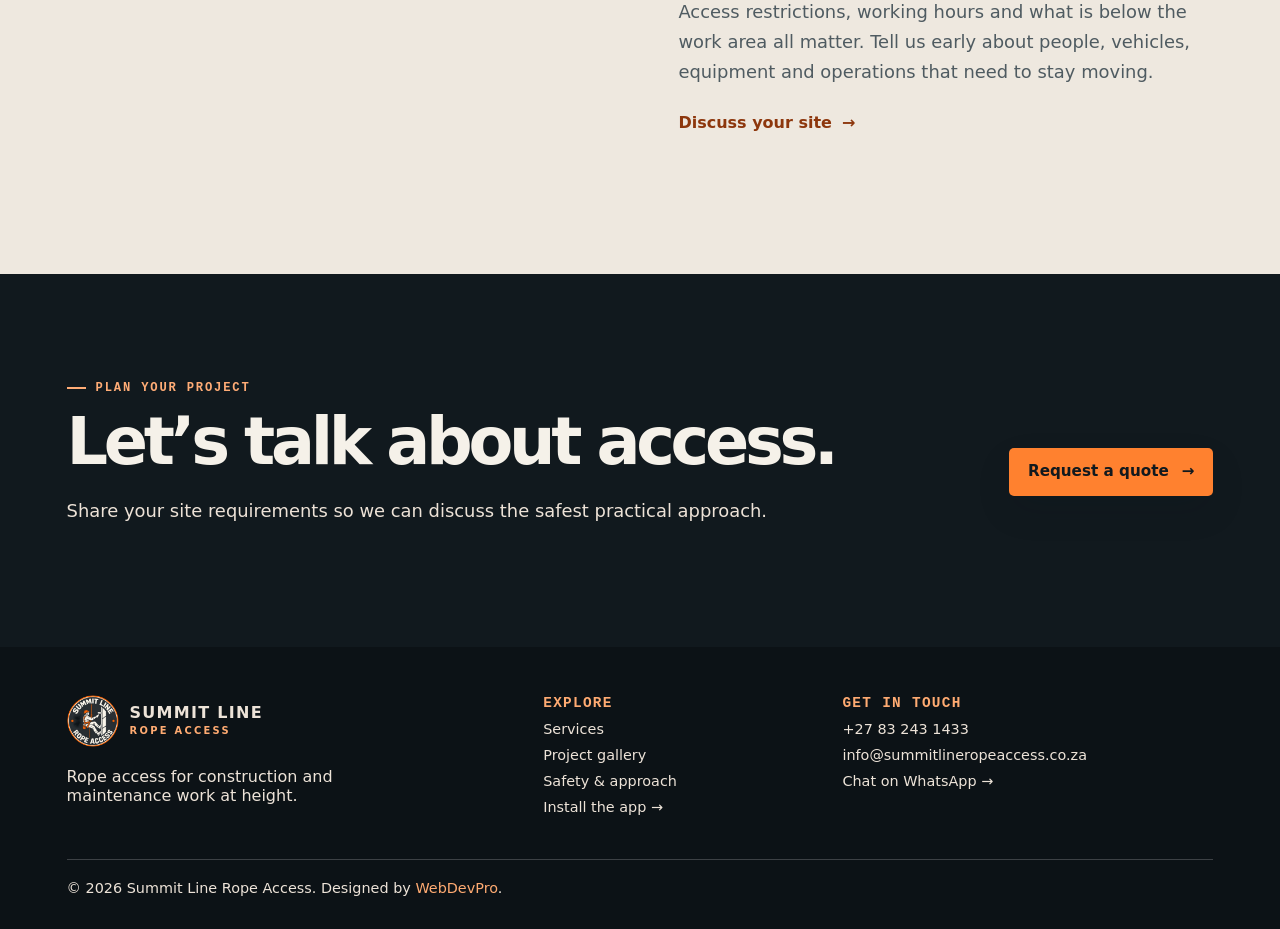
<file: safety.html>
<!doctype html>
<html lang="en-ZA">
<head>
  <meta charset="utf-8">
  <meta name="viewport" content="width=device-width,initial-scale=1,viewport-fit=cover">
  <meta name="theme-color" content="#11191e">
  <meta name="description" content="Find out how Summit Line Rope Access approaches site planning, working at height and minimising disruption.">
  <title>Safety &amp; Work Approach | Summit Line Rope Access</title>
  <link rel="canonical" href="https://summitlineropeaccess.vercel.app/safety.html">
  <link rel="manifest" href="manifest.webmanifest">
  <link rel="icon" type="image/png" sizes="192x192" href="assets/icon-192.png">
  <link rel="apple-touch-icon" href="assets/icon-180.png">
  <meta name="apple-mobile-web-app-capable" content="yes">
  <meta property="og:type" content="website">
  <meta property="og:locale" content="en_ZA">
  <meta property="og:site_name" content="Summit Line Rope Access">
  <meta property="og:title" content="Safety &amp; Work Approach | Summit Line Rope Access">
  <meta property="og:description" content="Find out how Summit Line Rope Access approaches site planning, working at height and minimising disruption.">
  <meta property="og:url" content="https://summitlineropeaccess.vercel.app/safety.html">
  <meta property="og:image" content="https://summitlineropeaccess.vercel.app/assets/quarry-team.webp">
  <meta name="twitter:card" content="summary_large_image">
  
  <link rel="stylesheet" href="styles.css">
  <link rel="stylesheet" href="premium.css">
  <link rel="stylesheet" href="summit.css">
  <script src="site-config.js" defer></script>
  <script src="script.js" defer></script>
  <script src="premium.js" defer></script>
  <script src="chatbot.js" defer></script>
  <script src="pwa.js" defer></script>
</head>
<body data-page="safety">
<a href="#main" class="skip-link">Skip to content</a>
<header class="header">
  <a class="brand" href="./" aria-label="Summit Line Rope Access home"><img src="assets/logo.webp" width="50" height="50" alt=""><span>SUMMIT LINE<small>ROPE ACCESS</small></span></a>
  <button class="menu-btn" id="menuBtn" type="button" aria-controls="primaryNav" aria-expanded="false">Menu <span aria-hidden="true">☰</span></button>
  <nav id="primaryNav" aria-label="Main navigation"><a href="./">Home</a><a href="about.html">About</a><a href="services.html">Services</a><a href="gallery.html">Gallery</a><a href="faq.html">FAQ</a><a href="safety.html" aria-current="page">Safety</a><a href="contact.html">Contact</a></nav>
  <button class="btn header-quote" type="button" data-open-quote>Request a quote <span aria-hidden="true">→</span></button>
</header>
<div class="scroll-progress" id="scrollProgress" aria-hidden="true"></div>
<main id="main"><section class="inner-hero" style="--inner-image:url('assets/quarry-team.webp');--inner-position:58% 59%"><div class="inner-content"><span class="kicker">05 / SAFETY & APPROACH</span><h1 class="typewriter" data-text="Safety is our priority.">Safety is our priority.</h1><p>We focus on planning the work around site conditions, access requirements and the team on the ropes.</p></div></section>
 <section class="section"><div class="section-head reveal slide-up"><span class="kicker">WHY SUMMIT LINE</span><h2 class="typewriter reveal-title" data-text="Work planned around your site">Work planned around your site</h2><p>Experienced technicians, clear communication and attention to the building’s daily operations.</p></div><div class="trust-grid" id="trustGrid"></div></section>
 <section class="section split light-split"><figure class="feature-visual photo-visual reveal mask-in"><img src="assets/industrial-steel.webp" alt="Rope access technicians working on interconnected steelwork." loading="lazy" decoding="async" style="object-position:53% 47%"></figure><div class="reveal slide-up"><span class="kicker">ON-SITE CONSIDERATIONS</span><h2 class="typewriter reveal-title" data-text="A plan that fits the job.">A plan that fits the job.</h2><p>Access restrictions, working hours and what is below the work area all matter. Tell us early about people, vehicles, equipment and operations that need to stay moving.</p><a class="text-link" href="contact.html">Discuss your site <span aria-hidden="true">→</span></a></div></section>
 <section class="section cta-band"><div><span class="kicker">PLAN YOUR PROJECT</span><h2 class="">Let’s talk about access.</h2><p>Share your site requirements so we can discuss the safest practical approach.</p></div><button class="btn" type="button" data-open-quote>Request a quote <span aria-hidden="true">→</span></button></section></main>
<footer class="site-footer"><div class="footer-content"><div class="footer-main"><a class="brand footer-brand" href="./"><img src="assets/logo.webp" width="52" height="52" alt=""><span>SUMMIT LINE<small>ROPE ACCESS</small></span></a><p>Rope access for construction and maintenance work at height.</p></div><div class="footer-links"><b>EXPLORE</b><a href="services.html">Services</a><a href="gallery.html">Project gallery</a><a href="safety.html">Safety & approach</a><button type="button" data-install>Install the app →</button></div><div class="footer-links"><b>GET IN TOUCH</b><a href="tel:+27832431433">+27 83 243 1433</a><a href="mailto:info@summitlineropeaccess.co.za">info@summitlineropeaccess.co.za</a><a href="https://wa.me/27832431433" target="_blank" rel="noopener noreferrer">Chat on WhatsApp →</a></div></div><div class="footer-bottom">© <span id="year">2026</span> Summit Line Rope Access. <span>Designed by <a href="https://webdevpro.co.za" target="_blank" rel="noopener noreferrer">WebDevPro</a>.</span></div></footer>
<nav class="mobile-bottom mobile-bottom-pro" aria-label="Mobile quick navigation">
    <a class="mobile-nav-item" href="./"><span class="mobile-nav-icon-wrap"><svg class="mobile-nav-icon" viewBox="0 0 24 24" fill="none" stroke="currentColor" stroke-width="1.8" stroke-linecap="round" stroke-linejoin="round" aria-hidden="true" focusable="false"><path d="m3 10 9-7 9 7"/><path d="M5 9v11a1 1 0 0 0 1 1h12a1 1 0 0 0 1-1V9"/><path d="M9 21v-7h6v7"/></svg></span><span class="mobile-nav-label">Home</span></a>
    <a class="mobile-nav-item" href="services.html"><span class="mobile-nav-icon-wrap"><svg class="mobile-nav-icon" viewBox="0 0 24 24" fill="none" stroke="currentColor" stroke-width="1.8" stroke-linecap="round" stroke-linejoin="round" aria-hidden="true" focusable="false"><rect x="3" y="3" width="7" height="7" rx="1.6"/><rect x="14" y="3" width="7" height="7" rx="1.6"/><rect x="3" y="14" width="7" height="7" rx="1.6"/><path d="M17.5 14v7m-3.5-3.5h7"/></svg></span><span class="mobile-nav-label">Services</span></a>
    <button class="mobile-nav-item mobile-nav-chat" type="button" data-open-chat aria-controls="chatPanel" aria-label="Open 24/7 assistance"><span class="mobile-nav-icon-wrap mobile-nav-chat-icon"><svg class="mobile-nav-icon" viewBox="0 0 24 24" fill="none" stroke="currentColor" stroke-width="1.8" stroke-linecap="round" stroke-linejoin="round" aria-hidden="true" focusable="false"><path d="M20.5 11.6a8.4 8.4 0 0 1-8.6 8.3 9.5 9.5 0 0 1-4.2-.9L3 21l1.7-4.7A8.4 8.4 0 1 1 20.5 11.6Z"/><path d="M8.1 10.2h7.8M8.1 13.8h5.2"/></svg><span class="mobile-nav-live" aria-hidden="true"></span></span><span class="mobile-nav-label">Chat</span></button>
    <a class="mobile-nav-item" href="contact.html"><span class="mobile-nav-icon-wrap"><svg class="mobile-nav-icon" viewBox="0 0 24 24" fill="none" stroke="currentColor" stroke-width="1.8" stroke-linecap="round" stroke-linejoin="round" aria-hidden="true" focusable="false"><rect x="3" y="5" width="18" height="14" rx="2.6"/><path d="m4 7 8 6 8-6"/></svg></span><span class="mobile-nav-label">Contact</span></a>
    <button class="mobile-nav-item" id="installHelp" type="button" aria-label="Install this website as an app"><span class="mobile-nav-icon-wrap"><svg class="mobile-nav-icon" viewBox="0 0 24 24" fill="none" stroke="currentColor" stroke-width="1.8" stroke-linecap="round" stroke-linejoin="round" aria-hidden="true" focusable="false"><rect x="6.5" y="2.5" width="11" height="19" rx="2.3"/><path d="M12 7v7m-3-3 3 3 3-3"/><path d="M10 18h4"/></svg></span><span class="mobile-nav-label">Install</span></button>
  </nav>
  <dialog id="installDialog" aria-labelledby="installTitle">
    <h2 id="installTitle">Install this website</h2>
    <p>Add Summit Line to your home screen. On iPhone, open this website in Safari and choose Share → Add to Home Screen.</p>
    <p id="installStatus" role="status"></p>
    <button id="installNow" type="button" hidden>Install app</button>
    <button id="closeDialog" type="button">Close</button>
  </dialog>
  <button id="chatLauncher" class="chat-launcher" type="button" aria-controls="chatPanel" aria-expanded="false" aria-haspopup="dialog" aria-label="Open 24/7 enquiry assistant">
    <svg viewBox="0 0 24 24" width="27" height="27" fill="none" stroke="currentColor" stroke-width="1.8" stroke-linecap="round" stroke-linejoin="round" aria-hidden="true"><path d="M21 11.5a8.5 8.5 0 0 1-8.5 8.5 9 9 0 0 1-4.3-1L3 21l1.6-5A8.5 8.5 0 1 1 21 11.5Z"/><path d="M8 11h8M8 14h5"/></svg>
    <span class="chat-launcher-label">24/7 Assistance</span>
  </button>
  <section id="chatPanel" class="chat-panel" role="dialog" aria-modal="false" aria-label="24/7 automated enquiry assistant" hidden>
    <div class="chat-top"><div class="chat-avatar" aria-hidden="true">SL</div><div class="chat-heading"><strong id="chatCompany">Summit Line Rope Access</strong><span><i class="online-dot" aria-hidden="true"></i> 24/7 automated assistance</span></div><button id="chatClose" class="chat-close" type="button" aria-label="Close enquiry assistant">×</button></div>
    <div class="chat-progress" id="chatProgress" aria-live="polite">Welcome</div>
    <div id="chatTranscript" class="chat-transcript" aria-live="polite" aria-relevant="additions text"></div>
    <div class="chat-compose"><div id="chatControls"></div><p id="chatStatus" class="chat-status" role="status" hidden></p><p class="chat-footnote">Review your message, then confirm sending it in WhatsApp.</p></div>
  </section>
</body>
</html>
</file>
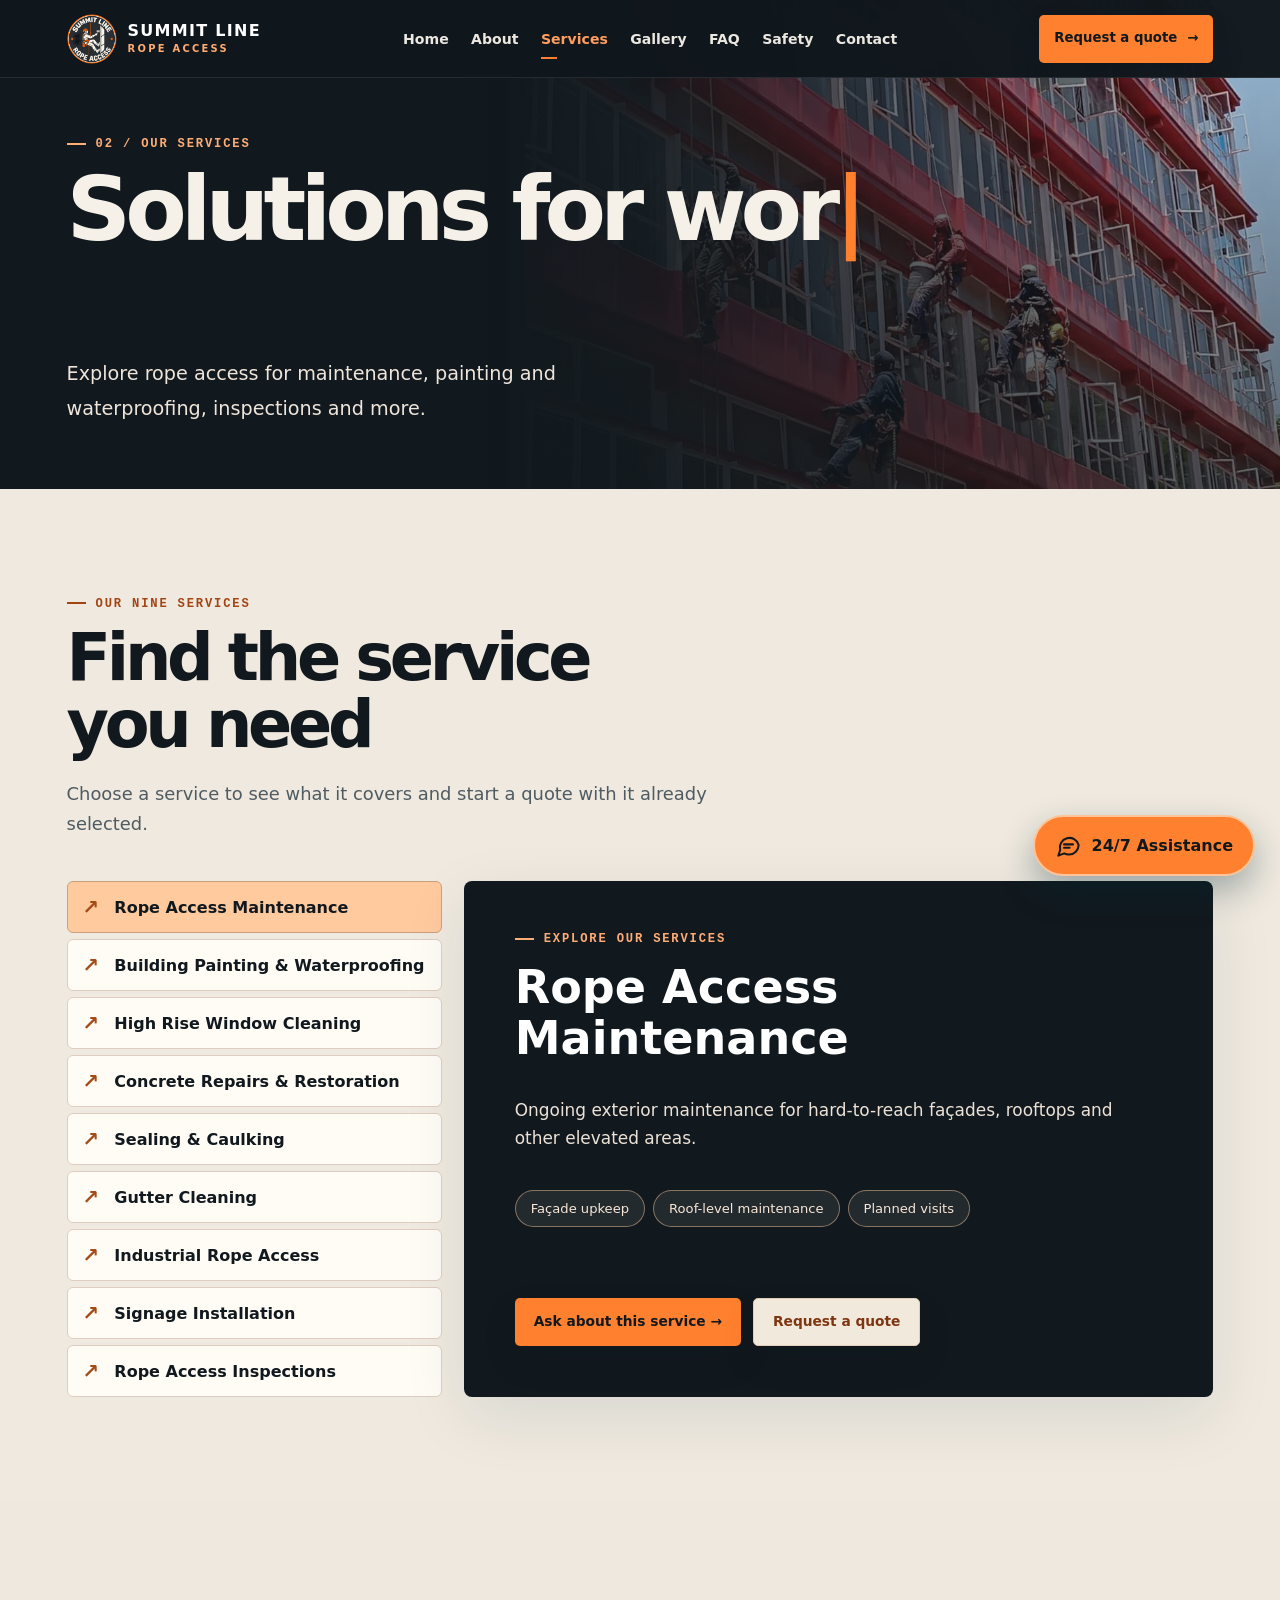
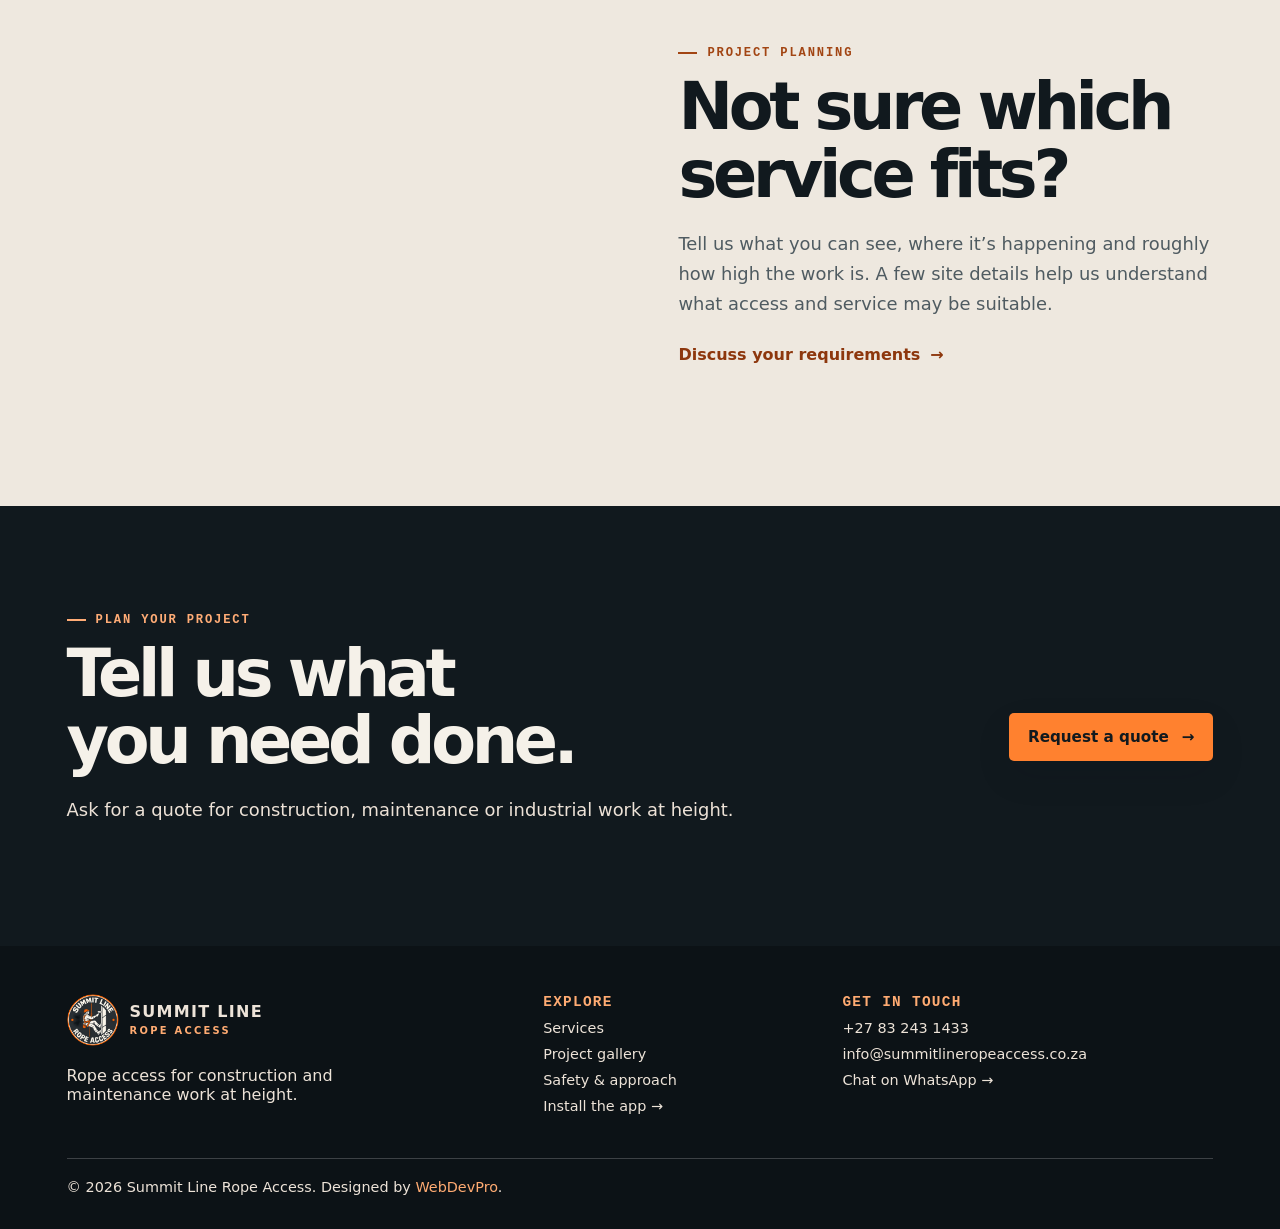
<file: services.html>
<!doctype html>
<html lang="en-ZA">
<head>
  <meta charset="utf-8">
  <meta name="viewport" content="width=device-width,initial-scale=1,viewport-fit=cover">
  <meta name="theme-color" content="#11191e">
  <meta name="description" content="Explore nine rope access services including building painting and waterproofing, high rise window cleaning, restoration and industrial access.">
  <title>Rope Access Services | Summit Line Rope Access</title>
  <link rel="canonical" href="https://summitlineropeaccess.vercel.app/services.html">
  <link rel="manifest" href="manifest.webmanifest">
  <link rel="icon" type="image/png" sizes="192x192" href="assets/icon-192.png">
  <link rel="apple-touch-icon" href="assets/icon-180.png">
  <meta name="apple-mobile-web-app-capable" content="yes">
  <meta property="og:type" content="website">
  <meta property="og:locale" content="en_ZA">
  <meta property="og:site_name" content="Summit Line Rope Access">
  <meta property="og:title" content="Rope Access Services | Summit Line Rope Access">
  <meta property="og:description" content="Explore nine rope access services including building painting and waterproofing, high rise window cleaning, restoration and industrial access.">
  <meta property="og:url" content="https://summitlineropeaccess.vercel.app/services.html">
  <meta property="og:image" content="https://summitlineropeaccess.vercel.app/assets/red-facade.webp">
  <meta name="twitter:card" content="summary_large_image">
  
  <link rel="stylesheet" href="styles.css">
  <link rel="stylesheet" href="premium.css">
  <link rel="stylesheet" href="summit.css">
  <script src="site-config.js" defer></script>
  <script src="script.js" defer></script>
  <script src="premium.js" defer></script>
  <script src="chatbot.js" defer></script>
  <script src="pwa.js" defer></script>
</head>
<body data-page="services">
<a href="#main" class="skip-link">Skip to content</a>
<header class="header">
  <a class="brand" href="./" aria-label="Summit Line Rope Access home"><img src="assets/logo.webp" width="50" height="50" alt=""><span>SUMMIT LINE<small>ROPE ACCESS</small></span></a>
  <button class="menu-btn" id="menuBtn" type="button" aria-controls="primaryNav" aria-expanded="false">Menu <span aria-hidden="true">☰</span></button>
  <nav id="primaryNav" aria-label="Main navigation"><a href="./">Home</a><a href="about.html">About</a><a href="services.html" aria-current="page">Services</a><a href="gallery.html">Gallery</a><a href="faq.html">FAQ</a><a href="safety.html">Safety</a><a href="contact.html">Contact</a></nav>
  <button class="btn header-quote" type="button" data-open-quote>Request a quote <span aria-hidden="true">→</span></button>
</header>
<div class="scroll-progress" id="scrollProgress" aria-hidden="true"></div>
<main id="main"><section class="inner-hero" style="--inner-image:url('assets/red-facade.webp');--inner-position:55% 54%"><div class="inner-content"><span class="kicker">02 / OUR SERVICES</span><h1 class="typewriter" data-text="Solutions for work at height.">Solutions for work at height.</h1><p>Explore rope access for maintenance, painting and waterproofing, inspections and more.</p></div></section><section class="section service-explorer-section"><div class="section-head reveal slide-up"><span class="kicker">OUR NINE SERVICES</span><h2 class="typewriter reveal-title" data-text="Find the service you need">Find the service you need</h2><p>Choose a service to see what it covers and start a quote with it already selected.</p></div><div class="service-explorer-layout" id="serviceExplorer"><div class="service-tabs" id="serviceOptions" role="tablist" aria-label="Rope access services"></div><div class="service-info-panel" id="servicePanel" role="tabpanel" aria-label="Selected service"><h3>Rope Access Maintenance</h3><p>Ongoing exterior maintenance for hard-to-reach façades, rooftops and other elevated areas.</p></div></div><noscript><ul><li>Rope Access Maintenance</li><li>Building Painting &amp; Waterproofing</li><li>High Rise Window Cleaning</li><li>Concrete Repairs &amp; Restoration</li><li>Sealing &amp; Caulking</li><li>Gutter Cleaning</li><li>Industrial Rope Access</li><li>Signage Installation</li><li>Rope Access Inspections</li></ul></noscript></section>
 <section class="section split light-split"><figure class="feature-visual photo-visual reveal mask-in"><img src="assets/building-edge.webp" alt="Rope access technician working at the edge of a building façade." loading="lazy" decoding="async" style="object-position:72% 14%"></figure><div class="reveal slide-up"><span class="kicker">PROJECT PLANNING</span><h2 class="typewriter reveal-title" data-text="Not sure which service fits?">Not sure which service fits?</h2><p>Tell us what you can see, where it’s happening and roughly how high the work is. A few site details help us understand what access and service may be suitable.</p><a class="text-link" href="contact.html">Discuss your requirements <span aria-hidden="true">→</span></a></div></section>
 <section class="section cta-band"><div><span class="kicker">PLAN YOUR PROJECT</span><h2 class="">Tell us what you need done.</h2><p>Ask for a quote for construction, maintenance or industrial work at height.</p></div><button class="btn" type="button" data-open-quote>Request a quote <span aria-hidden="true">→</span></button></section></main>
<footer class="site-footer"><div class="footer-content"><div class="footer-main"><a class="brand footer-brand" href="./"><img src="assets/logo.webp" width="52" height="52" alt=""><span>SUMMIT LINE<small>ROPE ACCESS</small></span></a><p>Rope access for construction and maintenance work at height.</p></div><div class="footer-links"><b>EXPLORE</b><a href="services.html">Services</a><a href="gallery.html">Project gallery</a><a href="safety.html">Safety & approach</a><button type="button" data-install>Install the app →</button></div><div class="footer-links"><b>GET IN TOUCH</b><a href="tel:+27832431433">+27 83 243 1433</a><a href="mailto:info@summitlineropeaccess.co.za">info@summitlineropeaccess.co.za</a><a href="https://wa.me/27832431433" target="_blank" rel="noopener noreferrer">Chat on WhatsApp →</a></div></div><div class="footer-bottom">© <span id="year">2026</span> Summit Line Rope Access. <span>Designed by <a href="https://webdevpro.co.za" target="_blank" rel="noopener noreferrer">WebDevPro</a>.</span></div></footer>
<nav class="mobile-bottom mobile-bottom-pro" aria-label="Mobile quick navigation">
    <a class="mobile-nav-item" href="./"><span class="mobile-nav-icon-wrap"><svg class="mobile-nav-icon" viewBox="0 0 24 24" fill="none" stroke="currentColor" stroke-width="1.8" stroke-linecap="round" stroke-linejoin="round" aria-hidden="true" focusable="false"><path d="m3 10 9-7 9 7"/><path d="M5 9v11a1 1 0 0 0 1 1h12a1 1 0 0 0 1-1V9"/><path d="M9 21v-7h6v7"/></svg></span><span class="mobile-nav-label">Home</span></a>
    <a class="mobile-nav-item" href="services.html" aria-current="page"><span class="mobile-nav-icon-wrap"><svg class="mobile-nav-icon" viewBox="0 0 24 24" fill="none" stroke="currentColor" stroke-width="1.8" stroke-linecap="round" stroke-linejoin="round" aria-hidden="true" focusable="false"><rect x="3" y="3" width="7" height="7" rx="1.6"/><rect x="14" y="3" width="7" height="7" rx="1.6"/><rect x="3" y="14" width="7" height="7" rx="1.6"/><path d="M17.5 14v7m-3.5-3.5h7"/></svg></span><span class="mobile-nav-label">Services</span></a>
    <button class="mobile-nav-item mobile-nav-chat" type="button" data-open-chat aria-controls="chatPanel" aria-label="Open 24/7 assistance"><span class="mobile-nav-icon-wrap mobile-nav-chat-icon"><svg class="mobile-nav-icon" viewBox="0 0 24 24" fill="none" stroke="currentColor" stroke-width="1.8" stroke-linecap="round" stroke-linejoin="round" aria-hidden="true" focusable="false"><path d="M20.5 11.6a8.4 8.4 0 0 1-8.6 8.3 9.5 9.5 0 0 1-4.2-.9L3 21l1.7-4.7A8.4 8.4 0 1 1 20.5 11.6Z"/><path d="M8.1 10.2h7.8M8.1 13.8h5.2"/></svg><span class="mobile-nav-live" aria-hidden="true"></span></span><span class="mobile-nav-label">Chat</span></button>
    <a class="mobile-nav-item" href="contact.html"><span class="mobile-nav-icon-wrap"><svg class="mobile-nav-icon" viewBox="0 0 24 24" fill="none" stroke="currentColor" stroke-width="1.8" stroke-linecap="round" stroke-linejoin="round" aria-hidden="true" focusable="false"><rect x="3" y="5" width="18" height="14" rx="2.6"/><path d="m4 7 8 6 8-6"/></svg></span><span class="mobile-nav-label">Contact</span></a>
    <button class="mobile-nav-item" id="installHelp" type="button" aria-label="Install this website as an app"><span class="mobile-nav-icon-wrap"><svg class="mobile-nav-icon" viewBox="0 0 24 24" fill="none" stroke="currentColor" stroke-width="1.8" stroke-linecap="round" stroke-linejoin="round" aria-hidden="true" focusable="false"><rect x="6.5" y="2.5" width="11" height="19" rx="2.3"/><path d="M12 7v7m-3-3 3 3 3-3"/><path d="M10 18h4"/></svg></span><span class="mobile-nav-label">Install</span></button>
  </nav>
  <dialog id="installDialog" aria-labelledby="installTitle">
    <h2 id="installTitle">Install this website</h2>
    <p>Add Summit Line to your home screen. On iPhone, open this website in Safari and choose Share → Add to Home Screen.</p>
    <p id="installStatus" role="status"></p>
    <button id="installNow" type="button" hidden>Install app</button>
    <button id="closeDialog" type="button">Close</button>
  </dialog>
  <button id="chatLauncher" class="chat-launcher" type="button" aria-controls="chatPanel" aria-expanded="false" aria-haspopup="dialog" aria-label="Open 24/7 enquiry assistant">
    <svg viewBox="0 0 24 24" width="27" height="27" fill="none" stroke="currentColor" stroke-width="1.8" stroke-linecap="round" stroke-linejoin="round" aria-hidden="true"><path d="M21 11.5a8.5 8.5 0 0 1-8.5 8.5 9 9 0 0 1-4.3-1L3 21l1.6-5A8.5 8.5 0 1 1 21 11.5Z"/><path d="M8 11h8M8 14h5"/></svg>
    <span class="chat-launcher-label">24/7 Assistance</span>
  </button>
  <section id="chatPanel" class="chat-panel" role="dialog" aria-modal="false" aria-label="24/7 automated enquiry assistant" hidden>
    <div class="chat-top"><div class="chat-avatar" aria-hidden="true">SL</div><div class="chat-heading"><strong id="chatCompany">Summit Line Rope Access</strong><span><i class="online-dot" aria-hidden="true"></i> 24/7 automated assistance</span></div><button id="chatClose" class="chat-close" type="button" aria-label="Close enquiry assistant">×</button></div>
    <div class="chat-progress" id="chatProgress" aria-live="polite">Welcome</div>
    <div id="chatTranscript" class="chat-transcript" aria-live="polite" aria-relevant="additions text"></div>
    <div class="chat-compose"><div id="chatControls"></div><p id="chatStatus" class="chat-status" role="status" hidden></p><p class="chat-footnote">Review your message, then confirm sending it in WhatsApp.</p></div>
  </section>
</body>
</html>
</file>
<file: styles.css>
:root{--navy:#071c2b;--teal:#42dcc4;--white:#fff;--ink:#143244;--muted:#607383}*{box-sizing:border-box}html{scroll-behavior:smooth}body{margin:0;font-family:system-ui,-apple-system,Segoe UI,sans-serif;background:#f6f9fa;color:var(--ink)}a{color:inherit;text-decoration:none}button{font:inherit;cursor:pointer}button:focus-visible,a:focus-visible{outline:3px solid var(--teal);outline-offset:4px}.header{height:82px;background:#071c2bee;backdrop-filter:blur(16px);position:fixed;z-index:30;inset:0 0 auto;display:flex;align-items:center;justify-content:space-between;padding:0 clamp(20px,6vw,100px);color:white}.brand{display:flex;align-items:center;gap:9px;font-weight:850;letter-spacing:.06em}.brand b{color:var(--teal)}.brand-logo{display:grid;place-items:center;background:var(--teal);color:var(--navy);width:42px;height:42px;border-radius:11px}#primaryNav{display:flex;gap:32px}#primaryNav a:hover,.text-link{color:var(--teal)}.menu-btn{display:none}.hero{min-height:min(800px,100svh);height:100svh;position:relative;isolation:isolate;display:flex;align-items:center;color:white;overflow:hidden}.hero-bg,.hero-overlay{position:absolute;inset:0;z-index:-2}.hero-bg{opacity:0;transition:opacity 1.25s ease,transform 8s linear;transform:scale(1.08)}.hero-bg.active{opacity:1;transform:scale(1)}.slide-a{background:radial-gradient(circle at 75% 35%,#387c9d 0%,transparent 34%),linear-gradient(125deg,#071c2b,#193b55 65%,#0a5260)}.slide-b{background:radial-gradient(circle at 68% 50%,#10a991 0%,transparent 40%),linear-gradient(130deg,#071c2b,#12445c)}.slide-c{background:radial-gradient(circle at 76% 35%,#d3aa5e 0%,transparent 38%),linear-gradient(135deg,#071c2b,#1d485b)}.hero-overlay{background:linear-gradient(90deg,#061826bb,transparent);z-index:-1}.hero-content{width:min(940px,88%);margin:80px auto 0}.eyebrow,.kicker{display:inline-block;letter-spacing:.24em;font-size:.75rem;font-weight:800;color:var(--teal)}h1{font-size:clamp(3rem,7vw,6.5rem);letter-spacing:-.06em;line-height:1.08;margin:24px 0}h2{font-size:clamp(2.1rem,4.2vw,4rem);line-height:1.12;letter-spacing:-.045em;margin:14px 0 26px}.hero p{font-size:clamp(1rem,1.6vw,1.35rem);line-height:1.8;max-width:660px;min-height:85px}.btn{background:var(--teal);color:var(--navy);display:inline-flex;gap:20px;align-items:center;padding:18px 28px;border-radius:10px;font-weight:800;margin-top:23px;transition:transform .6s}.btn:hover{transform:translateY(-5px)}.slide-controls{position:absolute;bottom:50px;right:7%;display:flex;align-items:center;gap:18px}.slide-controls button{border:1px solid #ffffff88;background:#ffffff16;border-radius:50%;color:white;width:47px;height:47px}.section{padding:clamp(85px,10vw,150px) max(6vw,24px)}.section-head{max-width:780px}.section p{font-size:1.12rem;line-height:1.8;color:var(--muted)}.card-grid{display:grid;grid-template-columns:repeat(3,1fr);gap:25px;margin-top:55px}.flip-card{border:0;background:transparent;height:320px;perspective:1200px;padding:0;text-align:left}.flip-inner{display:block;width:100%;height:100%;position:relative;transform-style:preserve-3d;transition:transform 1.15s cubic-bezier(.22,1,.36,1)}.flip-card.flipped .flip-inner{transform:rotateY(180deg)}.flip-face{position:absolute;inset:0;display:flex;flex-direction:column;justify-content:space-between;padding:35px;border-radius:18px;backface-visibility:hidden;box-shadow:0 14px 30px #0b263111}.front{background:linear-gradient(135deg,#fff,#e8f5f5)}.back{background:#092a39;color:#fff;transform:rotateY(180deg)}.flip-face strong{font-size:1.7rem}.flip-face small{font-size:.9rem;opacity:.65}.flip-face .number{color:#058b7a;font-size:2rem;font-weight:800}.split{display:grid;grid-template-columns:1fr 1fr;align-items:center;gap:8vw;background:#eaf2f3}.feature-visual{background:linear-gradient(145deg,#0c3448,#0d7d85);min-height:450px;border-radius:25px;display:grid;place-items:center;box-shadow:24px 24px 0 #cbdfe2}.feature-visual span{font-weight:900;font-size:clamp(3rem,5vw,6rem);color:white;line-height:1}.feature-visual b{color:var(--teal)}.text-link{color:#087f79;font-weight:800}.contact{text-align:center;background:#082534}.contact .kicker{color:var(--teal)}.contact h2{color:white}.contact p{max-width:720px;margin:auto;color:#bbd0d7}footer{background:#061724;color:#d2dfe4;padding:55px 6vw 115px}.footer-main{margin-bottom:65px}.footer-main strong{font-size:1.5rem}.footer-bottom{border-top:1px solid #ffffff33;padding-top:25px;font-size:.9rem;line-height:1.8}.footer-bottom a{color:var(--teal)}.mobile-bottom{display:none}.reveal.ready{opacity:0;transition:opacity 1.05s cubic-bezier(.22,1,.36,1),transform 1.15s cubic-bezier(.22,1,.36,1)}.reveal.ready.slide-up{transform:translateY(55px)}.reveal.ready.slide-left{transform:translateX(-60px)}.reveal.ready.slide-right{transform:translateX(60px)}.reveal.ready.scale-in{transform:scale(.9)}.reveal.ready.rotate-in{transform:rotate(-4deg) scale(.94)}.reveal.ready.visible{opacity:1;transform:none}.card-grid .flip-card:nth-child(2){transition-delay:.14s}.card-grid .flip-card:nth-child(3){transition-delay:.28s}.typewriter.is-typing::after{content:'|';color:var(--teal);animation:blink .7s step-end infinite}@keyframes blink{50%{opacity:0}}.word-reveal span{display:inline-block;opacity:0;transform:translateY(15px);animation:wordin .75s forwards}@keyframes wordin{to{opacity:1;transform:none}}dialog{border:0;border-radius:15px;max-width:370px;padding:28px;box-shadow:0 25px 80px #0006}dialog::backdrop{background:#001b2aad}dialog button{padding:11px 24px;border:0;border-radius:8px;background:var(--teal)}@media(max-width:767px){.header{height:68px;padding:0 20px}.menu-btn{display:block;background:transparent;color:white;border:1px solid #ffffff77;border-radius:8px;padding:8px 12px}#primaryNav{display:none;position:absolute;top:68px;left:0;right:0;background:#071c2b;padding:20px;flex-direction:column;gap:20px}#primaryNav.open{display:flex}.hero{height:84svh;min-height:570px}.hero-content{margin-top:70px}.slide-controls{bottom:24px}.section{padding:86px 22px}.card-grid{grid-template-columns:1fr;gap:23px}.flip-card{height:260px}.split{grid-template-columns:1fr}.feature-visual{min-height:280px}.mobile-bottom{position:fixed;display:grid;grid-template-columns:repeat(5,1fr);bottom:0;left:0;right:0;z-index:40;background:#071c2bf5;color:white;padding:9px 5px calc(9px + env(safe-area-inset-bottom));box-shadow:0 -5px 30px #0004}.mobile-bottom a,.mobile-bottom button{font-size:.67rem;display:flex;flex-direction:column;align-items:center;gap:3px;justify-content:center;background:none;border:0;color:white;min-height:48px}.mobile-bottom span{font-size:1.45rem}body{padding-bottom:calc(65px + env(safe-area-inset-bottom))}footer{padding-bottom:45px}}@media(prefers-reduced-motion:reduce){*,*::before,*::after{scroll-behavior:auto!important;animation:none!important;transition:none!important}.hero-bg{transform:none}.reveal.ready{opacity:1!important;transform:none!important}.flip-card.flipped .flip-inner{transform:none}.flip-card.flipped .front{display:none}.flip-card.flipped .back{transform:none;display:flex}}

/* =============================================================
   ULTRA MAX 7 PRO — layered detail and chatbot additions
   Overrides preserve the original Ultra Max 7 visual identity.
   ============================================================= */
:root { --ease-premium:cubic-bezier(.22,1,.36,1); }
[hidden] { display:none !important; }
.skip-link { position:fixed;left:16px;top:-70px;z-index:200;background:white;color:#102337;padding:10px 15px;border-radius:8px; }
.skip-link:focus { top:10px; }
.header { z-index:60; }
#primaryNav { gap:clamp(12px,1.65vw,26px);align-items:center; }
#primaryNav a { font-size:.88rem;font-weight:600;transition:color .25s ease;white-space:nowrap; }
#primaryNav a[aria-current="page"] { color:var(--teal); }
.brand { font-size:.94rem;white-space:nowrap; }
.hero-content { width:min(1050px,88%); }
.hero-ctas { display:flex;align-items:center;gap:14px;flex-wrap:wrap; }
.btn { border:0;cursor:pointer;box-shadow:0 15px 35px #020f1b1a;transition:transform .45s var(--ease-premium),box-shadow .45s; }
.btn:hover { box-shadow:0 18px 35px #020f1b30; }
.btn-outline { background:#ffffff15;color:#fff;border:1px solid #ffffff8f;backdrop-filter:blur(7px); }
.btn-outline:hover { background:#ffffff27; }
.flip-card { border-radius:18px;transition:filter .3s,transform .45s var(--ease-premium); }
.flip-card:hover { transform:translateY(-5px); }
.flip-face { overflow:hidden; }
.flip-face:before { content:"";pointer-events:none;position:absolute;width:200px;height:200px;right:-80px;top:-80px;border:1px solid #00aa9960;border-radius:50%; }
.card-grid { align-items:stretch; }
.contact-btn { margin-top:25px; }
.feature-visual { overflow:hidden;position:relative;isolation:isolate; }
.feature-visual > span { z-index:2;position:relative; }
.visual-rings { position:absolute;width:420px;height:420px;border:1px solid #ffffff28;border-radius:50%;right:-30%;top:-35%;box-shadow:0 0 0 70px #ffffff08,0 0 0 140px #ffffff06;animation:orbit-pulse 7s ease-in-out infinite alternate; }
@keyframes orbit-pulse { from{transform:scale(.94) rotate(-8deg)} to{transform:scale(1.07) rotate(11deg)} }
.effects-showcase { background:radial-gradient(ellipse at 90% 20%,#c1f1e8aa,transparent 38%),#f4fbfa; }
.effects-grid,.info-grid { display:grid;grid-template-columns:repeat(3,minmax(0,1fr));gap:22px;margin-top:45px; }
.effect-tile { display:flex;flex-direction:column;min-height:345px;border-radius:23px;padding:29px;box-shadow:0 15px 45px #082b3911;overflow:hidden;position:relative;background:#0a2939;color:white;isolation:isolate; }
.effect-tile:nth-child(2) { background:#0b5357; }
.effect-tile:nth-child(3) { background:#24526a; }
.effect-tile::after { content:"";position:absolute;inset:auto -45% -75% 5%;height:370px;border-radius:50%;z-index:-1;background:radial-gradient(ellipse,#5eedd63d,transparent 70%); }
.effect-number { letter-spacing:.17em;font-size:.67rem;font-weight:900;color:#8af2dd; }
.effect-glyph { margin:auto;font-size:6rem;line-height:1;color:#7de5d6;opacity:.9;filter:drop-shadow(0 0 35px #30eac355); }
.effect-tile h3 { font-size:1.35rem;margin:15px 0 4px; }
.effect-tile p { color:#d0e0e4;font-size:.95rem;line-height:1.6;margin:0; }
.hover-lift { transition:transform .7s var(--ease-premium),box-shadow .7s var(--ease-premium),opacity 1.1s,filter 1.1s,clip-path 1.1s; }
.hover-lift:hover { transform:translateY(-9px);box-shadow:0 24px 55px #082b3928; }
.reveal.ready.mask-in { clip-path:inset(0 100% 0 0 round 18px);transform:translateY(22px); }
.reveal.ready.blur-in { filter:blur(12px);transform:translateY(33px) scale(.96); }
.reveal.ready.tilt-in { transform:perspective(700px) rotateY(14deg) translateY(45px); }
.reveal.ready.mask-in.visible { clip-path:inset(0 0 0 0 round 0);transform:none; }
.reveal.ready.blur-in.visible { filter:blur(0);transform:none; }
.reveal.ready.tilt-in.visible { transform:none; }
.effects-grid > :nth-child(2),.info-grid > :nth-child(2),.gallery-grid > :nth-child(2),.process-grid > :nth-child(2) { transition-delay:.14s; }
.effects-grid > :nth-child(3),.info-grid > :nth-child(3),.gallery-grid > :nth-child(3),.process-grid > :nth-child(3) { transition-delay:.28s; }
.gallery-grid > :nth-child(4),.process-grid > :nth-child(4) { transition-delay:.16s; }
.gallery-grid > :nth-child(5) { transition-delay:.27s; }
.reveal.ready { transition-duration:1.15s; }
.inner-hero { position:relative;isolation:isolate;overflow:hidden;min-height:480px;display:flex;justify-content:center;flex-direction:column;padding:150px max(6vw,24px) 100px;background:linear-gradient(115deg,#071c2b,#16485b);color:#fff; }
.inner-hero h1 { font-size:clamp(2.8rem,5.4vw,5.8rem);max-width:1000px;position:relative;z-index:1; }
.inner-hero p { font-size:clamp(1rem,1.5vw,1.2rem);line-height:1.8;color:#c6d9df;max-width:770px;position:relative;z-index:1; }
.inner-hero .kicker { position:relative;z-index:1; }
.inner-glow { position:absolute;right:-15%;top:-60%;width:70vw;height:70vw;max-width:900px;max-height:900px;border-radius:50%;background:radial-gradient(circle,#1fb8a759 0,transparent 66%);filter:blur(6px);pointer-events:none;animation:ambient-float 9s ease-in-out infinite alternate; }
@keyframes ambient-float { from{transform:translate(-3%,2%)} to{transform:translate(5%,-4%)} }
.light-split { background:#f6fbfa; }
.about-visual { background:linear-gradient(140deg,#062c43,#17a795); }
.info-card { padding:32px;background:#fff;border:1px solid #dcecef;border-radius:18px;min-height:260px;box-shadow:0 12px 32px #082a3810; }
.info-card h3 { font-size:1.75rem;line-height:1.15;margin:16px 0; }
.info-card p { font-size:1rem;line-height:1.7; }
.small-index { font-weight:900;color:#0f837e;letter-spacing:.12em;font-size:.78rem; }
.process-section { background:#e9f3f3; }
.process-grid { display:grid;grid-template-columns:repeat(4,1fr);gap:18px;margin:36px 0; }
.process-step { border-left:3px solid #08a896;padding:17px 20px;background:#fff;border-radius:4px 14px 14px 4px; }
.process-step b { font-size:2rem;color:#0c8d83; }
.process-step h3 { margin-bottom:5px; }
.process-step p { font-size:.94rem;margin:0; }
.text-button { padding:0;background:transparent;border:0;color:#0b817a;font-weight:800;margin-top:8px;text-decoration:underline;text-underline-offset:5px; }
.gallery-grid { display:grid;grid-template-columns:repeat(3,minmax(0,1fr));grid-auto-rows:230px;gap:20px; }
.gallery-tile { min-height:220px;padding:28px;display:flex;flex-direction:column;align-items:flex-start;justify-content:flex-end;overflow:hidden;color:white;position:relative;isolation:isolate;border-radius:18px;background:radial-gradient(circle at 70% 25%,#409fac 3%,transparent 42%),linear-gradient(145deg,#072638,#23526d); }
.gallery-tile:nth-child(even) { background:radial-gradient(circle at 30% 15%,#65d8b4,transparent 42%),linear-gradient(145deg,#17435b,#11777c); }
.gallery-tile::after { content:"";position:absolute;inset:-15%;border:1px solid #ffffff36;border-radius:50%;transform:translate(48%,27%);transition:transform .85s var(--ease-premium);z-index:-1; }
.gallery-tile:hover::after { transform:translate(32%,16%); }
.gallery-tile span { font-size:2rem;font-weight:900;color:#b0ffe9;margin-bottom:auto; }
.gallery-tile strong { font-size:1.5rem; }
.gallery-tile small { font-size:.82rem;opacity:.8;margin-top:8px; }
.gallery-tall { grid-row:span 2; }
.faq-section { max-width:1100px;margin:auto; }
.faq-list details { background:#fff;border:1px solid #d9e6e9;border-radius:14px;margin-bottom:14px;padding:0 24px;box-shadow:0 10px 22px #07233309; }
.faq-list summary { cursor:pointer;font-size:1.12rem;font-weight:800;padding:24px 25px 24px 0;list-style:none;position:relative; }
.faq-list summary::-webkit-details-marker { display:none; }
.faq-list summary::after { content:'+';position:absolute;right:0;top:18px;font-size:1.6rem;color:#008c81;transition:transform .25s; }
.faq-list details[open] summary::after { transform:rotate(45deg); }
.faq-list p { margin:0 0 24px;font-size:1rem; }
.faq-list code { background:#e4f3f0;padding:2px 5px;border-radius:4px; }
.review-empty { max-width:900px;margin:auto;text-align:center;border:1px solid #d6e8ea;border-radius:24px;padding:35px 35px 70px;background:radial-gradient(circle at 60% 15%,#d5f3eb,#fff 70%); }
.review-empty h2 { font-size:clamp(1.9rem,3.5vw,3rem); }
.review-empty p { margin:0 auto 30px;max-width:650px; }
.review-mark { font-family:Georgia,serif;font-size:7rem;line-height:1;color:#0ba897;height:90px; }
.review-tag { display:inline-block;background:#d7f1ea;color:#126c61;padding:12px 18px;border-radius:40px;font-weight:700;font-size:.9rem; }
.contact-layout { display:grid;grid-template-columns:1.15fr 1fr;gap:8vw;align-items:center; }
.contact-detail { display:flex;gap:20px;align-items:center;border-top:1px solid #d8e7e9;padding:16px 0; }
.contact-detail b { font-size:1.5rem;color:#078c81; }
.contact-panel { padding:48px 38px;border-radius:25px;background:linear-gradient(135deg,#0a273b,#0d5961);color:white;box-shadow:20px 20px 0 #d3e6e9; }
.contact-panel .panel-icon { font-size:4rem;color:#40dbc5;line-height:1; }
.contact-panel > span { color:#40dbc5;letter-spacing:.18em;font-weight:800;font-size:.7rem; }
.contact-panel h3 { font-size:clamp(1.8rem,3vw,3rem);margin:12px 0; }
.contact-panel p { color:#d5e7e9; }
.contact-panel small { display:block;margin-top:24px;line-height:1.6;color:#c2dadb; }

/* Guided chatbot: no screen takeover, compact mobile footprint, full keyboard support. */
.chat-launcher { position:fixed;right:25px;bottom:24px;z-index:70;display:flex;gap:10px;align-items:center;justify-content:center;padding:15px 20px;background:#0b9f8b;color:white;border:2px solid #fff;border-radius:50px;box-shadow:0 15px 35px #012a3555;font-weight:850;transition:transform .35s,background .35s,box-shadow .35s; }
.chat-launcher:hover { background:#087f78;transform:translateY(-5px);box-shadow:0 22px 40px #012a3566; }
.chat-panel { position:fixed;z-index:75;bottom:102px;right:25px;width:min(395px,calc(100vw - 28px));height:min(630px,calc(100dvh - 135px));display:flex;flex-direction:column;background:#f8fbfc;color:#143244;border:1px solid #d1e3e7;border-radius:20px;overflow:hidden;box-shadow:0 20px 65px #001d3159;animation:chat-enter .4s var(--ease-premium); }
@keyframes chat-enter { from{opacity:0;transform:translateY(17px) scale(.965)} to{opacity:1;transform:none} }
.chat-top { display:flex;gap:12px;align-items:center;padding:15px 17px;background:linear-gradient(115deg,#063543,#087e78);color:white;min-height:74px;flex-shrink:0; }
.chat-avatar { display:grid;place-items:center;width:43px;height:43px;border-radius:14px;background:#e3fff5;color:#087e78;font-size:1.5rem;flex-shrink:0; }
.chat-heading { display:flex;flex-direction:column;gap:5px;min-width:0;flex:1; }
.chat-heading strong { font-size:1rem;overflow:hidden;text-overflow:ellipsis;white-space:nowrap; }
.chat-heading span { font-size:.73rem;opacity:.91;white-space:nowrap; }
.online-dot { display:inline-block;width:7px;height:7px;margin-right:4px;background:#72f5c9;border-radius:50%; }
.chat-close { background:#ffffff24;color:white;border:0;border-radius:10px;width:34px;height:34px;font-size:1.6rem;line-height:1;flex-shrink:0; }
.chat-progress { flex-shrink:0;min-height:33px;padding:8px 18px;background:#e4f6f2;color:#126e66;font-size:.75rem;font-weight:800;letter-spacing:.035em; }
.chat-transcript { flex:1;min-height:95px;overflow-y:auto;padding:17px 16px 14px;display:flex;flex-direction:column;gap:13px;overscroll-behavior:contain; }
.chat-bubble { font-size:.9rem;line-height:1.52;max-width:92%;padding:12px 14px;border-radius:14px 14px 14px 4px;word-break:break-word;white-space:pre-wrap; }
.chat-bubble.bot { align-self:flex-start;background:white;color:#193849;box-shadow:0 3px 14px #102c3c0f;border:1px solid #dfebee; }
.chat-bubble.visitor { align-self:flex-end;background:#087f76;color:white;border-radius:14px 14px 4px 14px; }
.chat-compose { flex-shrink:0;padding:15px 15px 11px;background:white;border-top:1px solid #dde9eb;max-height:57%;overflow-y:auto; }
.chat-step-form { margin:0; }
.chat-field label,.chat-preview-label { display:block;font-size:.81rem;font-weight:800;margin-bottom:6px; }
.chat-input { width:100%;padding:12px 13px;border:1px solid #bfcfd3;border-radius:10px;background:white;color:#173748;font:inherit;font-size:.94rem;min-height:44px; }
textarea.chat-input { min-height:90px;resize:vertical; }
.chat-input:focus,.chat-message-preview:focus { border-color:#0b9687;outline:2px solid #0b968740;outline-offset:1px; }
.chat-error { min-height:0;margin:6px 0 0;color:#af2636;font-size:.76rem;font-weight:600; }
.chat-actions { display:flex;gap:9px;align-items:stretch;margin-top:12px; }
.chat-actions .chat-btn { flex:1; }
.chat-btn { border:0;border-radius:10px;padding:12px 14px;min-height:42px;font-size:.86rem;cursor:pointer;font-weight:800;transition:background .25s,transform .25s; }
.chat-btn:hover:not(:disabled) { transform:translateY(-1px); }
.chat-btn.primary { background:#079d86;color:white; }
.chat-btn.primary:hover { background:#087b6c; }
.chat-btn.secondary { background:#d6f1eb;color:#0a756b; }
.chat-btn.subtle { background:#eef4f5;color:#275264; }
.chat-btn:disabled { opacity:.45;cursor:not-allowed; }
.chat-review { background:#f3f9f9;border:1px solid #d9e8e9;border-radius:10px;padding:12px;max-height:140px;overflow-y:auto; }
.chat-review-line { display:flex;gap:9px;align-items:flex-start;margin:0 0 7px;font-size:.8rem;line-height:1.4; }
.chat-review-line:last-child { margin-bottom:0; }
.chat-review-line strong { color:#0b6962;min-width:63px; }
.chat-review-line span { flex:1;overflow-wrap:anywhere; }
.chat-preview-label { margin:12px 0 7px; }
.chat-message-preview { width:100%;padding:10px;min-height:90px;max-height:112px;resize:vertical;border:1px solid #d6e4e6;border-radius:8px;background:#f8fbfb;font-size:.78rem;line-height:1.45;color:#294958; }
.chat-status { margin:10px 0 0;color:#164e60;background:#e8f4f5;padding:9px 10px;border-radius:8px;font-size:.75rem;line-height:1.45; }
.chat-footnote { margin:11px 0 0;font-size:.69rem;line-height:1.4;color:#657984;text-align:center; }
.chat-fallback-link { display:block;margin-top:9px;color:#097c73;font-weight:800;text-decoration:underline; }
@media(max-width:1150px) { #primaryNav { gap:12px; } #primaryNav a { font-size:.8rem; } .brand { font-size:.85rem; } }
@media(max-width:920px) { .header { padding:0 20px; } .menu-btn { display:block;background:transparent;color:white;border:1px solid #ffffff77;border-radius:8px;padding:8px 12px; } #primaryNav { display:none;position:absolute;top:82px;left:0;right:0;background:#071c2b;padding:20px;flex-direction:column;gap:18px;align-items:stretch;box-shadow:0 20px 30px #0005; } #primaryNav.open { display:flex; } #primaryNav a { font-size:1rem; } }
@media(max-width:767px) {
  #primaryNav { top:68px; }
  .hero-ctas { flex-direction:column;align-items:flex-start;gap:8px; }
  .hero-ctas .btn { margin-top:4px;padding:13px 20px;font-size:.84rem; }
  .hero h1 { font-size:clamp(2.3rem,9.5vw,3.7rem); }
  .hero p { font-size:1rem;line-height:1.6;min-height:85px; }
  .inner-hero { padding:128px 22px 80px;min-height:400px; }
  .effects-grid,.info-grid,.gallery-grid,.contact-layout { grid-template-columns:1fr; }
  .process-grid { grid-template-columns:repeat(2,1fr); }
  .gallery-grid { grid-auto-rows:215px; }
  .gallery-tall { grid-row:span 1; }
  .effect-tile { min-height:290px; }
  .contact-panel { box-shadow:10px 10px 0 #d3e6e9; }
  .chat-launcher { right:15px;bottom:calc(77px + env(safe-area-inset-bottom));padding:13px 14px;border-radius:50%;width:54px;height:54px; }
  .chat-launcher-label { display:none; }
  .chat-panel { right:10px;bottom:calc(143px + env(safe-area-inset-bottom));width:min(390px,calc(100vw - 20px));height:min(525px,calc(100dvh - 164px - env(safe-area-inset-bottom)));border-radius:18px; }
  .chat-compose { max-height:62%; }
  .mobile-bottom { z-index:80; }
  .chat-open .chat-launcher { display:none; }
  .chat-panel { z-index:90; }
}
@media(max-width:390px) { .chat-panel { bottom:calc(136px + env(safe-area-inset-bottom));height:min(490px,calc(100dvh - 153px - env(safe-area-inset-bottom))); } .chat-bubble { font-size:.84rem; } .chat-compose { padding:12px; } .process-grid { gap:10px; } .process-step { padding:15px 12px; } }
@media(max-height:590px) and (min-width:768px) { .chat-panel { height:calc(100dvh - 90px);bottom:75px; } }
@media(prefers-reduced-motion:reduce) {
  .inner-glow,.visual-rings { animation:none !important; }
  .reveal.ready.mask-in,.reveal.ready.blur-in,.reveal.ready.tilt-in { clip-path:none !important;filter:none !important;transform:none !important;opacity:1 !important; }
  .hover-lift:hover,.flip-card:hover,.chat-launcher:hover { transform:none !important; }
}
/* Reveals translate briefly beyond the viewport; clip that transient overflow
   so narrow Android/iPhone layouts do not widen their visual viewport. */
html,body { overflow-x:clip;max-width:100%; }
</file>
<file: premium.css>
/* ULTRA MAX 7 PRO — PREMIUM MODULES. Layered above existing styles. */
:root{--navy:#081d2c;--teal:#44d8bb;--teal-deep:#087f76;--ink:#092637;--muted:#52727a;--surface:#f2f8f8;--premium-shadow:0 20px 65px #092c4018}
@view-transition{navigation:auto}
::view-transition-old(root){animation:200ms ease-out both fade-out}
::view-transition-new(root){animation:280ms ease-out both fade-in}
@keyframes fade-out{to{opacity:0;filter:blur(3px)}}
@keyframes fade-in{from{opacity:0;filter:blur(3px)}to{opacity:1;filter:none}}
.scroll-progress{position:fixed;top:0;left:0;right:0;height:3px;background:var(--teal);transform:scaleX(0);transform-origin:left;z-index:105;pointer-events:none;box-shadow:0 0 16px #46d9bb66}
.section .section-head>h2,.section h2{line-height:1.15}
.premium-stat-section{background:linear-gradient(145deg,#eaf8f5,#f6fbfb)}
.stat-grid{display:grid;grid-template-columns:repeat(4,minmax(0,1fr));gap:14px;margin-top:45px}
.stat-card{position:relative;display:flex;align-items:center;justify-content:center;flex-direction:column;text-align:center;padding:28px 15px;min-height:165px;border:1px solid #cee6e3;border-radius:17px;background:white;box-shadow:0 12px 40px #003a3e08;overflow:hidden;transition-delay:var(--delay,0ms)}
.stat-card:before{content:"";position:absolute;inset:0 0 auto;height:3px;background:linear-gradient(90deg,#14b7a5,#57e6c6)}
.stat-value{font-size:clamp(2.5rem,4.4vw,4.8rem);letter-spacing:-.055em;line-height:1.2;color:#087e76;font-weight:900;font-variant-numeric:tabular-nums}
.stat-label{margin-top:7px;font-size:.88rem;line-height:1.4;color:#315461;font-weight:800}
.analytics-grid{display:grid;grid-template-columns:minmax(0,1.4fr) minmax(260px,.75fr);gap:22px;margin-top:30px}
.analytics-panel{border:1px solid #d9eaeb;border-radius:21px;padding:clamp(24px,3vw,39px);background:white;box-shadow:var(--premium-shadow)}
.analytics-panel h3{font-size:clamp(1.45rem,2.4vw,2.2rem);margin:12px 0}
.analytics-panel p{color:#617b82;line-height:1.65}
.bar-chart{display:grid;gap:24px;margin-top:27px}
.bar-heading{display:flex;justify-content:space-between;gap:12px;color:#173d4a;font-weight:800;margin-bottom:9px;font-size:.89rem}
.bar-track{height:15px;border-radius:99px;background:#deefee;overflow:hidden}
.bar-fill{height:100%;border-radius:99px;background:linear-gradient(90deg,#087e76,#5ce1c7);width:0;transition:width 1.4s cubic-bezier(.22,1,.36,1)}
.chart-visible .bar-fill{width:var(--bar-width)}
.ring-panel{text-align:center;display:flex;flex-direction:column;align-items:center;justify-content:center}
.progress-ring{width:min(225px,70%);aspect-ratio:1;border-radius:50%;display:grid;place-items:center;position:relative;margin:20px auto;background:conic-gradient(#15a999 0,#15a999 0%,#dcefed 0%);transition:background 1s}
.progress-ring.ring-visible{background:conic-gradient(#0dafa0 0,var(--ring-value),#dcefed var(--ring-value) 100%)}
.progress-ring:after{content:"";position:absolute;inset:17px;border-radius:50%;background:white;box-shadow:inset 0 0 0 1px #def0eb}
.progress-ring span{position:relative;z-index:1;font-size:clamp(2.4rem,4.8vw,4rem);font-weight:900;letter-spacing:-.06em;color:#0a6c69}
.cta-band{background:#062635;color:white;display:flex;align-items:center;justify-content:space-between;gap:35px}
.cta-band h2{color:white;font-size:clamp(2rem,3.5vw,3.4rem);max-width:680px}
.cta-band p{color:#cee1e2}.cta-band .btn{flex-shrink:0}
.btn-glass{border:1px solid #e1f8f58f;background:#f4fffa1e;color:white;backdrop-filter:blur(10px)}
.btn-secondary{background:#e7f5f1!important;color:#0a6964!important;border:1px solid #c9e7e2!important}
.service-explorer-section{background:linear-gradient(160deg,#e7f4f2,#f9fbfb)}
.service-explorer-layout{display:grid;grid-template-columns:minmax(220px,.75fr) minmax(0,1.5fr);gap:22px;margin-top:42px;align-items:stretch}
.service-tabs{display:flex;flex-direction:column;gap:9px}
.service-tab{border:1px solid #cbdee0;border-radius:15px;background:white;padding:19px;text-align:left;color:#163d48;font-weight:850;font-size:1rem;cursor:pointer;transition:background .25s,color .25s,transform .25s;min-height:72px;display:flex;align-items:center}
.service-tab:before{content:'↗';margin-right:15px;color:#07877b;font-size:1.25rem}
.service-tab:is(:hover,.active){background:#0c3b48;color:#fff;border-color:#0c3b48;transform:translateX(3px)}
.service-tab:is(:hover,.active):before{color:#67efd7}
.service-info-panel{padding:clamp(26px,4vw,55px);background:linear-gradient(135deg,#093446,#0e686d);color:white;border-radius:22px;box-shadow:var(--premium-shadow);min-height:350px;display:flex;flex-direction:column;align-items:flex-start}
.service-info-panel h3{font-size:clamp(2rem,3.6vw,3.6rem);line-height:1.09;color:white;margin:16px 0}
.service-info-panel p{max-width:740px;color:#d9f0ed;font-size:1.06rem;line-height:1.75}
.service-benefits{display:flex;gap:8px;flex-wrap:wrap;list-style:none;margin:20px 0 30px;padding:0}
.service-benefits li{border:1px solid #b6e4de6b;color:#e2fcf6;padding:10px 15px;border-radius:100px;background:#ffffff13;font-size:.82rem}
.explorer-actions{margin-top:auto;display:flex;gap:12px;flex-wrap:wrap}
.explorer-actions .btn{font-size:.86rem}
.premium-timeline-section{background:linear-gradient(180deg,#f5faf9,#e5f3f2)}
.premium-timeline{list-style:none;padding:0;display:grid;grid-template-columns:repeat(4,minmax(0,1fr));gap:23px;margin:46px 0 0;position:relative}
.premium-timeline:before{content:"";position:absolute;height:3px;top:34px;left:5%;right:5%;background:linear-gradient(90deg,#0c7a7a,#70e6c6)}
.timeline-item{position:relative;padding:66px 24px 24px;border:1px solid #d7e7e8;border-radius:18px;background:white;box-shadow:0 15px 35px #052c3a0e}
.timeline-index{position:absolute;left:23px;top:12px;width:44px;height:44px;border-radius:50%;display:grid;place-items:center;background:#0c847e;color:white;font-weight:900;box-shadow:0 0 0 7px #e9f7f3}
.timeline-item h3{font-size:1.3rem;color:#113d47}
.timeline-item p{color:#54727b;line-height:1.65;font-size:.95rem}
.premium-portfolio{background:#f1f8f7}
.filter-row{display:flex;flex-wrap:wrap;gap:10px;justify-content:center;margin:37px 0 27px}
.filter-btn{border:1px solid #c9dfe0;background:white;border-radius:100px;color:#1c5059;padding:12px 22px;font-weight:850;cursor:pointer;min-height:44px}
.filter-btn:is(:hover,.active){color:white;background:#0b716e;border-color:#0b716e}
.project-grid{display:grid;grid-template-columns:repeat(3,minmax(0,1fr));gap:17px}
.project-card{padding:0;position:relative;overflow:hidden;border:0;min-height:250px;aspect-ratio:1.15/1;border-radius:19px;isolation:isolate;cursor:pointer;text-align:left;background:#0b3040;color:white;box-shadow:0 13px 28px #073b4514;transform:perspective(900px) rotateX(var(--tiltX,0deg)) rotateY(var(--tiltY,0deg));transition:transform .25s,box-shadow .25s}
.project-card>img{width:100%;height:100%;object-fit:cover;transition:transform .7s}
.project-card:hover>img{transform:scale(1.07)}
.project-caption{position:absolute;inset:auto 0 0;padding:30px 22px 22px;background:linear-gradient(transparent,#061d2be8 68%);display:flex;flex-direction:column;gap:5px}
.project-caption>span{font-size:.69rem;letter-spacing:.16em;color:#87f8d9;font-weight:900;text-transform:uppercase}
.project-caption strong{font-size:1.38rem;color:white}.project-caption small{color:#dbecec;font-weight:650}
.project-dialog{width:min(900px,calc(100% - 24px));max-width:none;border:1px solid #a1c0c2;background:#091e2b;color:#fff;padding:0;border-radius:20px;overflow:hidden}
.project-dialog-inner{position:relative}.project-dialog img{display:block;width:100%;max-height:56vh;object-fit:cover}
.project-dialog-caption{padding:24px 27px}.project-dialog-caption h2{font-size:1.8rem;color:white;margin:0 0 9px}.project-dialog-caption p{color:#d5e8e8;line-height:1.6;margin:0}
.lightbox-close{position:absolute;right:15px;top:15px;z-index:2;background:#071f2bee;color:white;border:1px solid #ffffff66;border-radius:50%;width:44px;height:44px;display:grid;place-items:center;font-size:1.6rem;cursor:pointer}
.project-dialog-controls{display:flex;justify-content:space-between;gap:15px;margin-top:22px}.project-dialog-controls button{background:#1b5861;color:white;padding:12px 20px;min-height:44px;border:1px solid #599298;border-radius:9px;cursor:pointer}
.comparison-section{background:#eaf6f4}.compare-widget{position:relative;width:min(100%,1050px);aspect-ratio:3/2;margin:35px auto 0;border-radius:23px;overflow:hidden;background:#092f42;box-shadow:var(--premium-shadow)}
.compare-widget img{position:absolute;inset:0;width:100%;height:100%;object-fit:cover;user-select:none;pointer-events:none}
.compare-before-clip{position:absolute;inset:0;clip-path:inset(0 calc(100% - var(--compare)) 0 0)}
.compare-label{position:absolute;top:20px;color:white;background:#051e2cbd;border:1px solid #ffffff4a;border-radius:99px;padding:8px 13px;font-size:.75rem;letter-spacing:.1em;font-weight:800}
.before-tag{left:20px}.after-tag{right:20px}
.compare-line{position:absolute;inset:0 auto 0 var(--compare);width:3px;transform:translateX(-50%);background:white;box-shadow:0 0 0 2px #062e3c3b}
.compare-line span{position:absolute;top:50%;left:50%;transform:translate(-50%,-50%);width:54px;height:54px;border-radius:50%;background:white;color:#08424a;display:grid;place-items:center;font-size:1.6rem;font-weight:900;box-shadow:0 4px 20px #0004}
.compare-input-label{display:flex;justify-content:space-between;gap:10px;width:min(100%,1050px);margin:18px auto 9px;font-size:.89rem;font-weight:850;color:#234b56}
.compare-range{width:min(100%,1050px);display:block;margin:0 auto;cursor:ew-resize;accent-color:#0d9b8b;min-height:35px}
.premium-trust-section{background:#f3faf8;text-align:center}.trust-grid{display:grid;grid-template-columns:repeat(3,minmax(0,1fr));gap:17px;margin:36px 0}
.trust-card{border:1px solid #dcebea;background:white;padding:29px 18px;border-radius:17px;display:flex;flex-direction:column;gap:12px;align-items:center;justify-content:center;min-height:140px}
.trust-symbol{font-size:2rem;color:#088f81}.trust-card strong{font-size:.97rem;color:#234c56}
.premium-reviews{margin:20px 0 32px;display:grid;grid-template-columns:repeat(auto-fit,minmax(250px,1fr));gap:20px}.review-placeholder{margin:0 auto;max-width:680px;border:1px dashed #9ecac3;border-radius:16px;padding:20px;color:#476974;background:white;line-height:1.7}
.verified-review{margin:0;text-align:left;padding:24px;border:1px solid #d0e5e2;border-radius:15px;background:white;box-shadow:var(--premium-shadow)}.verified-review p{font-size:1.13rem;line-height:1.7}.verified-review footer{padding:0;background:transparent;color:#0e7972;font-weight:850}
.quickquote-section{background:#072637;color:white}.quickquote-inner{max-width:850px;margin:auto;text-align:center}.quickquote-inner h2{color:white;font-size:clamp(2rem,4vw,3.6rem)}.quickquote-inner>p{color:#d0e4e6;line-height:1.7}.quickquote-inner .btn{margin-top:25px}.quickquote-inner .quote-note{font-size:.8rem;margin-top:20px}
.faq-cta{background:#e5f2f1}
.quote-dialog{width:min(570px,calc(100% - 24px));max-width:none;max-height:min(92vh,900px);padding:0;background:#f9fcfc;border:0;border-radius:22px;overflow-y:auto;box-shadow:0 32px 100px #00192b99;color:#153f4c}
.quote-head{background:linear-gradient(130deg,#082839,#0a7776);color:white;padding:26px 60px 25px 27px;position:relative}.quote-head>span{font-size:.7rem;letter-spacing:.2em;color:#7bf7d6;font-weight:900}.quote-head h2{color:white;font-size:clamp(1.4rem,3.3vw,2.1rem);margin:8px 0 0}.quote-close{position:absolute;top:15px;right:15px;width:43px;height:43px;font-size:1.8rem;border:1px solid #ffffff60;border-radius:11px;background:#ffffff20;color:white;cursor:pointer}
.quote-step{margin:0;background:#e7f5f2;border-bottom:1px solid #c9e4df;padding:12px 27px;font-size:.83rem;font-weight:800;color:#08746f}
#quoteContent{padding:25px 27px 28px}#quoteContent h3{margin:0 0 23px;font-size:1.3rem}
.quote-form{display:grid;gap:15px}.quote-field{display:grid;gap:7px;font-size:.85rem;font-weight:800;color:#224d57}
.quote-input{width:100%;border:1px solid #b8d2d5;border-radius:10px;padding:12px 14px;min-height:46px;background:white;color:#133745;font:inherit;font-weight:450}
.quote-field textarea{resize:vertical;min-height:95px}
.quote-actions{display:flex;flex-wrap:wrap;gap:10px;margin-top:7px}.quote-actions .btn{flex:1;padding:12px;font-size:.84rem;min-height:44px}.quote-actions .btn:disabled{opacity:.4;cursor:not-allowed}
.quote-error{margin:0;color:#ae2336;font-size:.86rem;line-height:1.5}.quote-summary{display:grid;grid-template-columns:minmax(80px,.3fr) 1fr;gap:9px 14px;margin:0 0 22px;max-height:240px;overflow-y:auto;font-size:.89rem}.quote-summary dt{font-weight:800;color:#087368}.quote-summary dd{margin:0;overflow-wrap:anywhere}
.quote-direct-link{display:block;margin:16px 0;color:#007e71;font-weight:850;text-decoration:underline}
.update-banner{position:fixed;z-index:120;right:20px;bottom:20px;background:#092b3c;border:1px solid #5fd8bb;color:white;border-radius:14px;padding:17px;box-shadow:0 10px 40px #0005;display:flex;gap:12px;align-items:center;max-width:calc(100vw - 40px);font-size:.87rem}
.update-banner button{background:#51dec0;color:#082c32;padding:10px 14px;border:0;border-radius:8px;font-weight:850;cursor:pointer}
.brand{gap:12px}.brand [data-brand-name]{letter-spacing:.055em}
.effect-tile,.info-card{transform:perspective(950px) rotateX(var(--tiltX,0deg)) rotateY(var(--tiltY,0deg));will-change:auto}
:focus-visible{outline:3px solid #25cfae;outline-offset:3px}
@media(max-width:920px){.stat-grid{grid-template-columns:repeat(2,minmax(0,1fr))}.analytics-grid{grid-template-columns:1fr 1fr}.premium-timeline{grid-template-columns:repeat(2,minmax(0,1fr))}.premium-timeline:before{display:none}.project-grid{grid-template-columns:repeat(2,minmax(0,1fr))}.service-explorer-layout{grid-template-columns:1fr}.service-tabs{display:grid;grid-template-columns:repeat(2,minmax(0,1fr))}.cta-band{flex-direction:column;align-items:flex-start}}
@media(max-width:767px){.stat-grid{gap:9px}.stat-card{min-height:145px;padding:20px 7px}.stat-value{font-size:2.7rem}.stat-label{font-size:.74rem}.analytics-grid{grid-template-columns:1fr}.premium-timeline{grid-template-columns:1fr;gap:15px}.timeline-item{padding:20px 22px 20px 85px}.timeline-index{top:19px;left:21px}.project-grid{grid-template-columns:1fr}.project-card{min-height:250px;aspect-ratio:1.35/1}.service-tabs{grid-template-columns:1fr 1fr}.service-tab{font-size:.82rem;min-height:65px;padding:12px}.service-tab:before{margin-right:7px}.service-info-panel{min-height:320px}.trust-grid{grid-template-columns:1fr}.compare-input-label{flex-direction:column;gap:4px}.compare-line span{width:40px;height:40px}.quote-dialog{max-height:85dvh}.update-banner{bottom:calc(82px + env(safe-area-inset-bottom));right:9px;max-width:calc(100vw - 18px)}.chat-panel{z-index:90}}
@media(max-width:380px){.service-tabs{grid-template-columns:1fr}.cta-band .btn{width:100%;font-size:.84rem}.stat-value{font-size:2.2rem}}
@media(prefers-reduced-motion:reduce){@view-transition{navigation:none}::view-transition-old(root),::view-transition-new(root){animation:none!important}.bar-fill{transition:none;width:var(--bar-width)}.effect-tile,.info-card,.project-card{transform:none!important}.compare-line{transition:none}}
@media print{.chat-launcher,.chat-panel,.mobile-bottom,.scroll-progress,.update-banner,.quote-dialog,.project-dialog{display:none!important}.section{break-inside:avoid}.hero{min-height:350px}}
.footer-install{margin:12px 0 20px}.footer-install button{background:transparent;color:#7af0d2;border:1px solid #7af0d24b;border-radius:10px;min-height:43px;padding:10px 17px;cursor:pointer;font-weight:700}
.brand-client-image{width:100%;height:100%;object-fit:contain;border-radius:8px}

/* ULTRA MAX 7 PRO PREMIUM — MOBILE NAVIGATION V2
   Fully local SVG icons, thumb-friendly touch targets, active-page state,
   brand-aware accent and iOS safe-area support. */
@media (max-width: 767px) {
  .mobile-bottom.mobile-bottom-pro {
    --nav-safe: env(safe-area-inset-bottom, 0px);
    display: grid;
    grid-template-columns: repeat(5, minmax(0, 1fr));
    align-items: stretch;
    gap: 3px;
    min-height: 78px;
    padding: 10px 9px calc(8px + var(--nav-safe));
    border-top: 1px solid rgba(171, 242, 226, .27);
    border-radius: 23px 23px 0 0;
    background: var(--navy);
    box-shadow: 0 -9px 32px rgba(1, 16, 27, .25), inset 0 1px 0 rgba(255,255,255,.09);
    -webkit-backdrop-filter: blur(22px);
    backdrop-filter: blur(22px);
    z-index: 80;
    width: 100%;
    max-width: 100vw;
    overflow: visible;
  }
  .mobile-bottom.mobile-bottom-pro .mobile-nav-item {
    border: 0;
    outline-offset: -2px;
    border-radius: 15px;
    background: transparent;
    color: #b7d0d6;
    appearance: none;
    -webkit-appearance: none;
    text-decoration: none;
    display: flex;
    flex-direction: column;
    align-items: center;
    justify-content: center;
    gap: 2px;
    padding: 1px 0 2px;
    min-width: 0;
    min-height: 58px;
    font-family: inherit;
    font-size: inherit;
    line-height: 1.25;
    -webkit-tap-highlight-color: transparent;
    touch-action: manipulation;
    transition: color .18s ease, background-color .18s ease, transform .18s ease;
    position: relative;
  }
  .mobile-bottom.mobile-bottom-pro .mobile-nav-item:hover,
  .mobile-bottom.mobile-bottom-pro .mobile-nav-item:focus-visible {
    color: #fff;
    background: rgba(255,255,255,.065);
  }
  .mobile-bottom.mobile-bottom-pro .mobile-nav-item:focus-visible {
    outline: 2px solid var(--teal);
  }
  .mobile-bottom.mobile-bottom-pro .mobile-nav-item:active {
    transform: scale(.95);
  }
  .mobile-bottom.mobile-bottom-pro .mobile-nav-icon-wrap {
    width: 39px;
    height: 35px;
    display: grid;
    place-items: center;
    border-radius: 12px;
    position: relative;
    transition: background-color .2s ease, color .2s ease, transform .2s ease;
  }
  .mobile-bottom.mobile-bottom-pro .mobile-nav-icon {
    display: block;
    width: 23px;
    height: 23px;
    flex-shrink: 0;
    stroke-width: 1.9;
    overflow: visible;
  }
  .mobile-bottom.mobile-bottom-pro .mobile-nav-label {
    display: block;
    font-size: .66rem;
    line-height: 1.1;
    font-weight: 690;
    letter-spacing: .015em;
    white-space: nowrap;
  }
  .mobile-bottom.mobile-bottom-pro a[aria-current="page"] {
    color: #eafff8;
  }
  .mobile-bottom.mobile-bottom-pro a[aria-current="page"] .mobile-nav-icon-wrap {
    color: var(--teal);
    background: rgba(81, 232, 197, .14);
  }
  .mobile-bottom.mobile-bottom-pro a[aria-current="page"]::before {
    content: '';
    position: absolute;
    top: -10px;
    width: 22px;
    height: 2px;
    background: var(--teal);
    border-radius: 0 0 5px 5px;
    box-shadow: 0 0 12px var(--teal);
  }
  /* Central enquiry action: recognisable, visually distinct, always tappable. */
  .mobile-bottom.mobile-bottom-pro .mobile-nav-chat {
    color: #eafff8;
  }
  .mobile-bottom.mobile-bottom-pro .mobile-nav-chat-icon {
    width: 49px;
    height: 49px;
    margin-top: -18px;
    margin-bottom: 3px;
    border-radius: 17px;
    color: var(--navy);
    background: linear-gradient(145deg, #d2fff2 0%, var(--teal) 56%, #1cae9e 100%);
    box-shadow: 0 7px 21px rgba(13, 227, 190, .23), 0 0 0 5px var(--navy);
    transform: translateY(0);
  }
  .mobile-bottom.mobile-bottom-pro .mobile-nav-chat-icon .mobile-nav-icon {
    width: 25px;
    height: 25px;
    stroke-width: 1.9;
  }
  .mobile-bottom.mobile-bottom-pro .mobile-nav-chat:hover .mobile-nav-chat-icon {
    transform: translateY(-2px);
  }
  .mobile-bottom.mobile-bottom-pro .mobile-nav-live {
    width: 9px;
    height: 9px;
    position: absolute;
    top: 7px;
    right: 6px;
    background: #f4fffb;
    border: 2px solid #1b968e;
    border-radius: 50%;
  }
  .mobile-bottom.mobile-bottom-pro .mobile-nav-chat .mobile-nav-label {
    color: #c6f8e9;
    font-weight: 800;
  }
  body { padding-bottom: calc(86px + env(safe-area-inset-bottom, 0px)); }
  /* The highlighted centre Chat tab replaces the duplicate floating launcher on phones. */
  .chat-launcher { display: none !important; }
  .chat-panel { bottom: calc(157px + env(safe-area-inset-bottom, 0px)); height: min(525px, calc(100dvh - 180px - env(safe-area-inset-bottom, 0px))); }
  .update-banner { bottom: calc(93px + env(safe-area-inset-bottom, 0px)); }
}
@media (max-width: 390px) {
  .mobile-bottom.mobile-bottom-pro { gap: 0; padding-inline: 5px; }
  .mobile-bottom.mobile-bottom-pro .mobile-nav-icon-wrap { width: 36px; height: 34px; }
  .mobile-bottom.mobile-bottom-pro .mobile-nav-chat-icon { width: 46px; height: 46px; }
  .chat-panel { bottom: calc(151px + env(safe-area-inset-bottom, 0px)); height: min(490px, calc(100dvh - 175px - env(safe-area-inset-bottom, 0px))); }
}
@media (prefers-reduced-motion: reduce) {
  .mobile-bottom.mobile-bottom-pro .mobile-nav-item,
  .mobile-bottom.mobile-bottom-pro .mobile-nav-icon-wrap { transition: none !important; }
}
</file>
<file: summit.css>
/* Summit Line visual system, layered over the supplied UltraMax 7 Pro modules. */
:root{--coal:#11191e;--coal-2:#1a242a;--orange:#ff812f;--burnt:#a24513;--cream:#f5f1e9;--paper:#fcfaf6;--line:#ded6c9;--ink:#11191e;--muted:#4f5b61;--surface:#f5f1e9;--content:1280px;--gutter:max(5.2vw,calc((100vw - var(--content))/2),24px)}
body{background:var(--paper);overflow-x:clip;color:var(--ink)}
a:focus-visible,button:focus-visible,summary:focus-visible,input:focus-visible,select:focus-visible,textarea:focus-visible{outline:3px solid #b24e12;outline-offset:4px}
.header{height:78px;padding:0 var(--gutter);background:#10171cf7;gap:25px;border-bottom:1px solid #ffffff17}
.brand{gap:11px;font-size:1rem;flex:none;font-weight:900;line-height:1.03;letter-spacing:.08em}
.brand img{border-radius:50%;object-fit:contain}
.brand small{display:block;font-size:.62rem;letter-spacing:.23em;margin-top:5px;color:#ffab72}
#primaryNav{gap:clamp(13px,1.75vw,27px)}
#primaryNav a{position:relative;color:#ece8e1}
#primaryNav a[aria-current="page"],#primaryNav a:hover{color:#ff9e60}
#primaryNav a[aria-current="page"]::after{content:"";position:absolute;bottom:-12px;left:0;width:16px;height:2px;background:var(--orange)}
.header .header-quote{white-space:nowrap;margin:0;padding:11px 15px;font-size:.83rem;gap:10px}
.btn{display:inline-flex;align-items:center;justify-content:center;border-radius:5px;padding:14px 19px;gap:13px;color:var(--coal);background:var(--orange);min-height:48px;line-height:1.25;font-size:.95rem;text-align:center}
.btn:hover{transform:translateY(-2px);background:#ff9b5d}
.btn-outline{border:1px solid #fff9;background:#10171c35;color:#fff}
.btn-outline:hover{background:#ffffff24}
.btn-secondary{background:#f2e9dd!important;color:#7e3511!important;border:1px solid #e1cdb8!important}
.btn-secondary:hover{background:#f9e0c5!important}
.section{padding:clamp(64px,8vw,115px) var(--gutter)}
.section h2,.inner-hero h1,.hero h1{font-weight:900;letter-spacing:-.066em;text-wrap:balance}
.section h2{font-size:clamp(2.25rem,5.1vw,4.65rem);max-width:19ch}
.section .section-head>h2,.section h2{line-height:1.03;margin:13px 0 21px}
.section-head{max-width:800px}
.section-head p{max-width:57ch;margin:0}
.section p{line-height:1.68}
.kicker,.eyebrow{font-family:ui-monospace,SFMono-Regular,Consolas,monospace;letter-spacing:.15em;font-size:.76rem;font-weight:800;color:var(--burnt)}
.kicker::before,.eyebrow::before{content:"";display:inline-block;margin-right:10px;width:19px;height:2px;vertical-align:middle;background:currentColor}
.hero,.inner-hero{background:var(--coal);color:var(--cream)}
.hero{height:auto;min-height:clamp(670px,87svh,890px);padding:136px var(--gutter) 115px}
.hero-photos{position:absolute;top:0;right:0;bottom:0;width:64%;z-index:-2;overflow:hidden}
.hero-bg{display:block;width:100%;height:100%;object-fit:cover;object-position:var(--desktop,center)}
.hero-bg:not([src]){visibility:hidden}
.hero-overlay{background:linear-gradient(90deg,#10171c 0%,#10171c 32%,#10171cbb 49%,#10171c06 75%),linear-gradient(0deg,#10171cbf,transparent 39%)}
.hero-rope{position:absolute;right:4.2%;top:78px;bottom:0;width:1px;background:#ffb8798c;z-index:-1}
.hero-rope::after{content:"";position:absolute;top:17%;left:-3px;width:7px;height:25px;background:var(--orange)}
.hero-content{margin:0;width:100%;position:relative}
.hero .eyebrow,.inner-hero .kicker,.cta-band .kicker,.quickquote-inner .kicker,.service-info-panel .kicker,.contact-panel .kicker{color:#ffac76}
.hero h1{font-size:clamp(4.2rem,10.3vw,9.35rem);line-height:.86;max-width:8.2ch;margin:20px 0 24px;color:#fff8ee;text-wrap:initial}
.hero .typewriter.is-typing::after{font-size:.65em;margin-left:.025em}
.hero p{margin:0;max-width:40ch;min-height:0;color:#f0ece4;font-size:clamp(1rem,1.5vw,1.27rem);line-height:1.57}
.hero-ctas{gap:10px;margin-top:26px}
.hero-ctas .btn{margin-top:0}
.slide-controls{bottom:28px;right:var(--gutter);gap:10px}
.slide-controls button{width:44px;height:44px;font-size:1rem;border-radius:5px;background:#11191ed9;color:white}
.slide-controls button:hover{background:var(--orange);color:var(--coal)}
.slide-controls #slideStatus{font-family:ui-monospace,monospace;text-align:center;min-width:42px;font-size:.8rem}
.hero-index{position:absolute;bottom:38px;left:var(--gutter);display:flex;align-items:center;gap:10px;font-size:.77rem;color:#f3eee5;letter-spacing:.1em;text-transform:uppercase;font-family:ui-monospace,monospace}
.running-dot{flex:none;width:7px;height:7px;background:var(--orange);box-shadow:0 0 0 3px #ff812f40;border-radius:50%}
.proof-strip{padding:18px var(--gutter);background:var(--orange);color:#1c1b16;display:grid;grid-template-columns:repeat(4,1fr);gap:14px}
.proof-strip span{font-weight:800;font-size:.93rem}
.proof-strip b{font:700 .71rem ui-monospace,monospace;margin-right:7px;opacity:.75}
.card-grid,.home-projects{display:grid;grid-template-columns:repeat(3,minmax(0,1fr));gap:15px;margin-top:35px}
.flip-card{height:253px;color:var(--coal);border-radius:9px}
.flip-face{border-radius:9px;box-shadow:none;padding:24px;border:1px solid var(--line)}
.flip-face:before{border-color:#f3b58d;opacity:.45}
.flip-face strong{font-size:clamp(1.2rem,2.45vw,2rem);letter-spacing:-.045em;line-height:1.13;margin:10px 0}
.flip-face small{font-size:.78rem;font-weight:750;letter-spacing:.045em;opacity:1}
.flip-face .number{font:800 1.25rem ui-monospace,monospace;color:var(--burnt);display:flex;justify-content:space-between;align-items:center}
.flip-face.front{background:linear-gradient(140deg,#fffaf3,#f2eadf)}
.flip-face.back{background:var(--coal);color:#fff5eb;border-color:var(--coal)}
.flip-face.back span{font-size:clamp(.83rem,1.12vw,1rem);line-height:1.5;color:#efdfd1}
.flip-face.back small{color:#ffc59d}
.flip-north{display:grid;place-items:center;width:35px;height:35px;border:1px solid #ceaf95;border-radius:5px;position:relative;z-index:1}
@media(hover:hover) and (pointer:fine) and (prefers-reduced-motion:no-preference){.flip-card:hover .flip-inner{transform:rotateY(180deg)}}
.split{gap:clamp(30px,6vw,95px);background:#eee8df}
.photo-visual{margin:0;display:block;position:relative;aspect-ratio:4/3;min-height:unset;background:var(--coal);border-radius:9px;box-shadow:12px 12px 0 #d6c6b3}
.photo-visual img{height:100%;width:100%;object-fit:cover;position:absolute;inset:0}
.text-link{color:#8d370d;font-weight:850;display:inline-flex;gap:10px;align-items:center;margin-top:8px}
.text-link:hover{text-decoration:underline}
.home-project{position:relative;min-height:300px;isolation:isolate;display:flex;align-items:flex-end;overflow:hidden;border-radius:8px;color:white;background:#141c21}
.home-project img{position:absolute;inset:0;width:100%;height:100%;object-fit:cover;z-index:-2;transition:transform .55s ease}
.home-project::after{content:"";inset:0;position:absolute;background:linear-gradient(0deg,#0e151af5,transparent 73%);z-index:-1}
.home-project:hover img{transform:scale(1.05)}
.home-project>span{padding:20px;width:100%}
.home-project small{display:block;font:700 .74rem ui-monospace,monospace;text-transform:uppercase;color:#ffaf7b;margin-bottom:7px}
.home-project strong{display:flex;justify-content:space-between;gap:12px;font-size:1.2rem}
.premium-stat-section,.service-explorer-section,.premium-timeline-section,.premium-compare-section,.quickquote-section{background:#efe9df}
.stat-card,.analytics-panel,.info-card,.compare-card,.trust-card{background:#fffdf9;border-color:#e2d5c6;border-radius:9px;box-shadow:0 12px 36px #23160a0a}
.stat-card::before,.bar-fill{background:linear-gradient(90deg,#ad4a13,#ff8d40)}
.stat-value,.progress-ring span,.stat-label,.small-index,.timeline-index,.trust-symbol,.contact-detail b{color:#934212}
.bar-track{background:#f1e4d8}
.bar-heading{color:var(--coal)}
.progress-ring::after{background:#fffdf9}
.cta-band,.quickquote-inner,.contact-panel,.service-info-panel{background:var(--coal);color:var(--cream);border-radius:0}
.cta-band h2,.quickquote-inner h2,.contact-panel h2{color:var(--cream)}
.cta-band p,.quickquote-inner p,.contact-panel p,.contact-panel small,.service-info-panel p{color:#ede2d7}
.inner-hero{padding:132px var(--gutter) 63px;min-height:440px}
.inner-hero::before{content:"";inset:0 0 0 41%;position:absolute;z-index:-2;background-image:var(--inner-image);background-position:var(--inner-position,center);background-size:cover}
.inner-hero::after{content:"";inset:0;position:absolute;z-index:-1;background:linear-gradient(90deg,#11191e 0%,#11191e 36%,#11191eec 49%,#11191e22 96%),linear-gradient(0deg,#11191e9c,transparent)}
.inner-hero h1{font-size:clamp(2.9rem,7vw,6.25rem);line-height:.98;max-width:16ch;margin:15px 0}
.inner-hero p{max-width:50ch;color:#efe5db;margin:15px 0 0}
.service-tabs{gap:6px}
.service-tab{min-height:52px;padding:11px 15px;border:1px solid #decec1;background:#fffcf6;border-radius:6px;color:var(--coal)}
.service-tab:before,.service-tab:is(:hover,.active):before{color:#a54b17}
.service-tab:is(:hover,.active){background:#ffca9e;color:var(--coal);border-color:#ce9f7c;transform:none}
.service-info-panel{border-radius:8px}
.service-benefits li{border-color:#f2bf9780;color:#f8e7d9}
.service-info-panel .btn-secondary{margin-top:23px}
.premium-timeline .timeline-item,.faq-list details{border-color:#dfd2c3;background:#fffdf9}
.premium-timeline::before{background:#cf9364}
.project-card{border-radius:8px}
.project-caption span{color:#ffd0ac}
.project-dialog .project-dialog-actions button,.filter-btn.active{background:var(--coal);color:var(--cream)}
.filter-btn{border-color:#d8c5b4;color:#6b3820}
.compare-label{background:#11191edf;color:#fff}
.compare-input input{accent-color:#a24513}
.trust-card{border-color:#dfd2c3}
.contact-info a{font-weight:750;color:#8d390c;overflow-wrap:anywhere}
.contact-info a:hover{text-decoration:underline}
.contact-panel{border-radius:10px}
.contact-panel .btn{margin-right:6px}
.contact-panel small{display:block}
.quickquote-inner{border-radius:10px}
.site-footer{background:#0c1216;color:#ede3d8;padding:48px var(--gutter) 28px}
.footer-content{display:grid;grid-template-columns:1.4fr .85fr 1.15fr;gap:25px}
.footer-main{margin:0}
.footer-main p{max-width:30ch}
.footer-brand{display:inline-flex}
.footer-links{display:flex;flex-direction:column;align-items:flex-start;gap:10px;font-size:.9rem;overflow-wrap:anywhere}
.footer-links b{color:#ffab72;font-family:ui-monospace,monospace;letter-spacing:.09em}
.footer-links button{background:none;color:inherit;padding:0;border:0;text-align:left}
.footer-links a:hover,.footer-links button:hover{text-decoration:underline}
.footer-bottom{margin-top:38px;padding-top:16px}
.footer-bottom a{color:#ffab72}
.chat-launcher{background:var(--orange);color:var(--coal);border-color:#ffc397}
.chat-top,.quote-head{background:var(--coal);color:var(--cream)}
.chat-avatar{background:var(--orange);color:var(--coal)}
.own-message,.chat-bubble.user{background:#ffe1c9;color:#282019}
.chat-progress,.chat-bubble.bot,.chat-compose{border-color:#e6d9cc}
.mobile-bottom-pro{background:var(--coal)}
.utility-page{min-height:100vh;display:grid;place-content:center;padding:24px;text-align:center}
.utility-page h1{font-size:clamp(2.75rem,7vw,5.5rem);margin:14px 0}
.utility-page p{max-width:50ch}
@media(max-width:1050px){.header .header-quote{display:none}}
@media(max-width:767px){
 .header{height:67px;gap:12px;padding:0 16px}.brand img{width:43px;height:43px}.brand small{font-size:.58rem}.menu-btn{border-color:#ffffff62}
 #primaryNav{top:67px;align-items:stretch;background:#11191e;gap:0;padding:7px 22px 16px;max-height:calc(100dvh - 145px);overflow:auto}
 #primaryNav a{padding:11px 0;border-bottom:1px solid #ffffff1f}#primaryNav a[aria-current="page"]::after{display:none}
 .hero{min-height:max(600px,85svh);padding:114px var(--gutter) 117px;align-items:flex-end}
 .hero-photos{width:100%}.hero-bg{object-position:var(--mobile,center)}
 .hero-overlay{background:linear-gradient(90deg,#10171cba,#10171c10 99%),linear-gradient(0deg,#10171c 3%,#10171ccc 24%,transparent 85%)}
 .hero-rope{right:4%;top:67px}.hero h1{font-size:clamp(3.7rem,14vw,6.1rem);margin:18px 0 16px}
 .hero p{font-size:1rem;max-width:30ch}.eyebrow{font-size:.62rem}.hero-ctas{margin-top:19px}
 .hero-ctas .btn{padding:12px 10px;font-size:.82rem;gap:6px}
 .hero-index{bottom:68px;font-size:.66rem}.slide-controls{bottom:17px;left:var(--gutter);right:auto;gap:8px}.slide-controls button{width:38px;height:38px}
 .proof-strip{grid-template-columns:1fr 1fr;padding-top:15px;padding-bottom:15px;gap:11px}.proof-strip span{font-size:.77rem}.proof-strip b{font-size:.65rem;margin-right:4px}
 .card-grid,.home-projects{grid-template-columns:1fr}.flip-card{height:219px}.home-project{min-height:245px}
 .inner-hero{padding-top:120px;padding-bottom:46px;min-height:355px}.inner-hero::before{left:19%}.inner-hero::after{background:linear-gradient(90deg,#11191ef7,#11191e84),linear-gradient(0deg,#11191e95,transparent)}.inner-hero p{font-size:1rem}
 .service-tab{min-height:47px}.footer-content{grid-template-columns:1fr 1fr}.footer-main{grid-column:1/-1}
}
@media(max-width:375px){:root{--gutter:19px}.footer-content{gap:15px}.footer-links{font-size:.82rem}.hero-ctas{gap:8px}.hero .eyebrow{letter-spacing:.11em}.hero h1{font-size:3.55rem}}
@media(prefers-reduced-motion:reduce){.hero-bg,.home-project img{transform:none!important}}
</file>
<file: approach-slider.css>
/* Home: the approach gallery stays visible independently of scroll reveals. */
#summit-line-approach{scroll-margin-top:80px}
.approach-slider{margin:0;inline-size:100%;min-inline-size:0;overflow:hidden;border-radius:9px;background:var(--coal);color:var(--cream);box-shadow:12px 12px 0 #d6c6b3}
.approach-frame{position:relative;inline-size:100%;aspect-ratio:4/3;overflow:hidden}
.approach-slide{display:block;position:absolute;inset:0;inline-size:100%;block-size:100%;object-fit:cover;opacity:0;transform:translateX(2.5%);transition:opacity .42s ease,transform .42s ease}
.approach-slide.is-current{z-index:1;opacity:1;transform:translateX(0)}
.approach-bar{min-block-size:54px;padding:7px 11px 7px 15px;display:flex;align-items:center;justify-content:space-between;gap:8px;border-top:2px solid var(--orange)}
.approach-caption{font:750 .76rem/1.25 ui-monospace,monospace;color:#f5e8da}
.approach-controls{flex:none;display:flex;align-items:center;gap:4px}
.approach-controls button{min-inline-size:32px;min-block-size:36px;padding:0 4px;border:1px solid #ffffff52;border-radius:4px;background:transparent;color:#fff8ef;font-weight:800;font-size:.85rem}
.approach-controls button:hover{color:var(--coal);background:var(--orange)}
.approach-controls button:focus-visible{outline-color:#ffab72;outline-offset:1px}
.approach-count{font:.73rem/1 ui-monospace,monospace;min-inline-size:39px;text-align:center}
@media(max-width:767px){.approach-frame{aspect-ratio:5/4}.approach-slider{box-shadow:7px 7px 0 #d6c6b3}.approach-controls button{min-inline-size:35px;min-block-size:44px}}
@media(prefers-reduced-motion:reduce){.approach-slide{transition:none!important;transform:none!important}}
</file>
